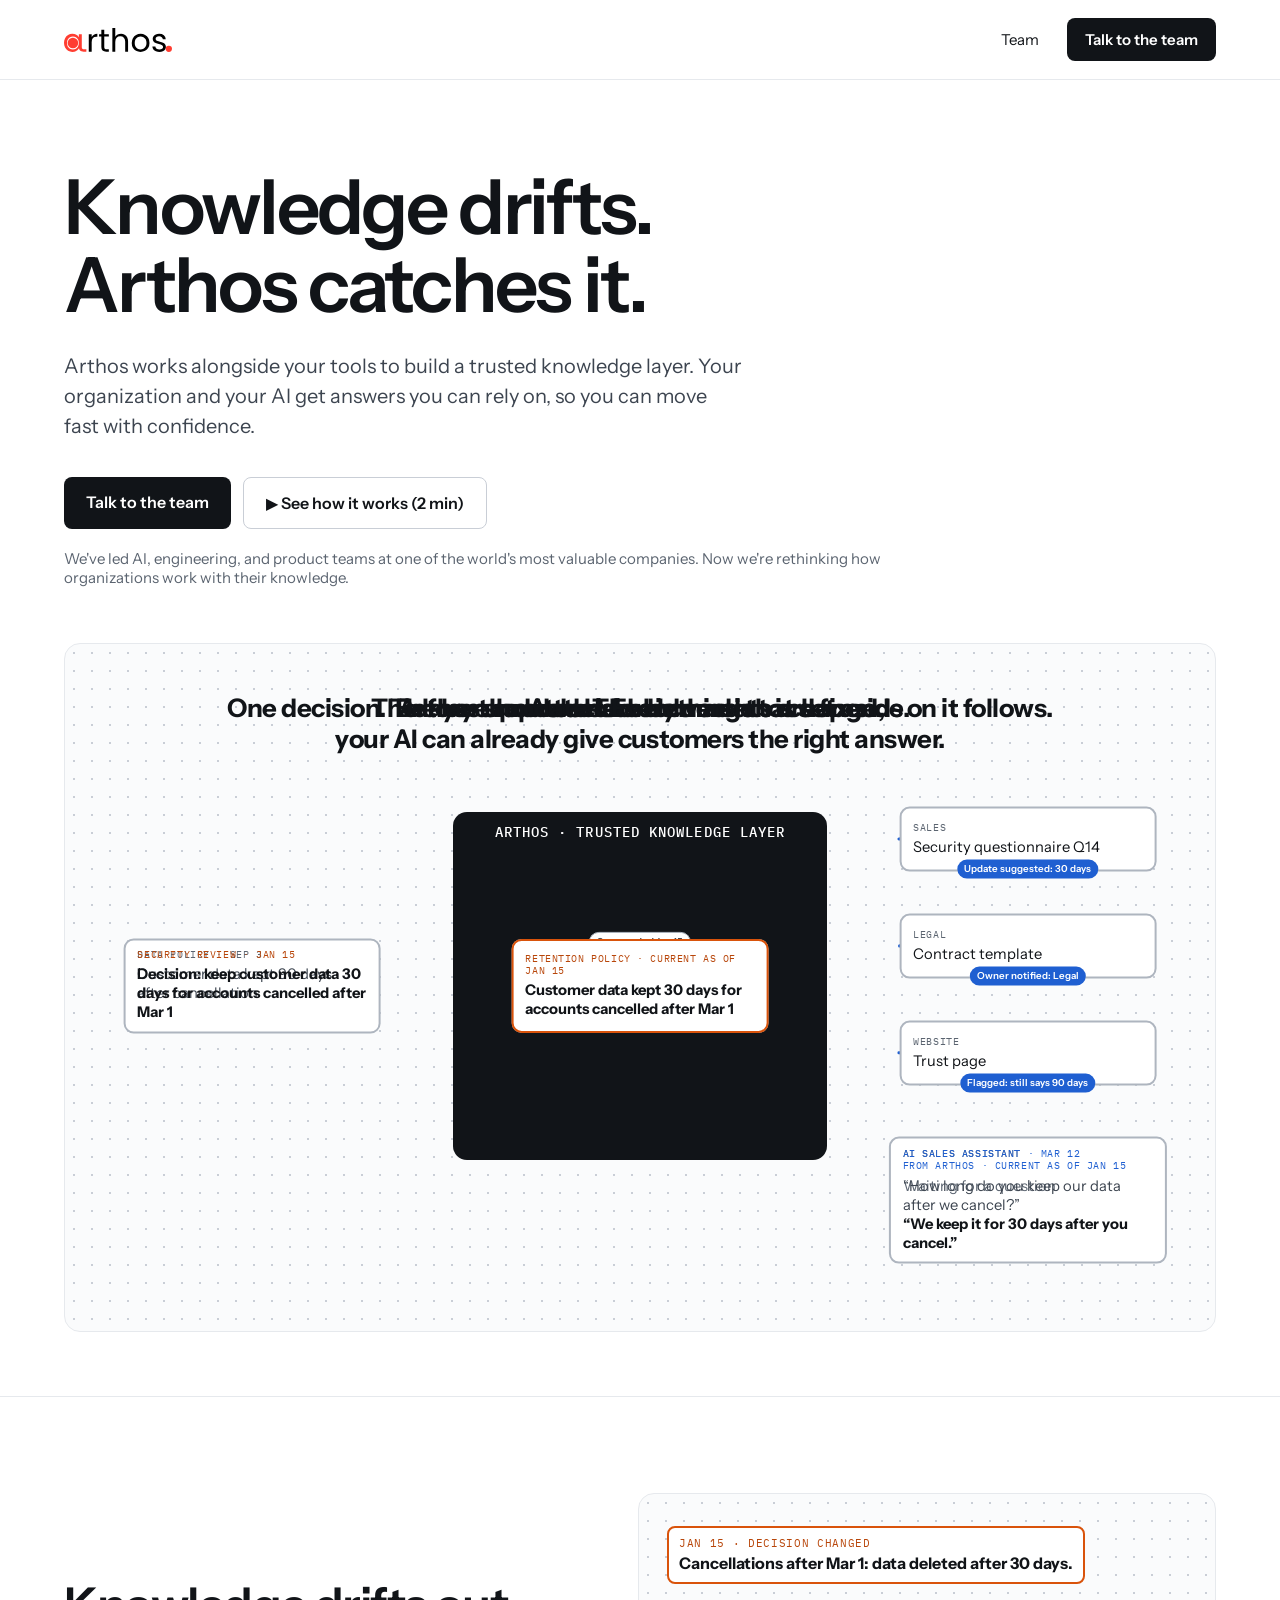
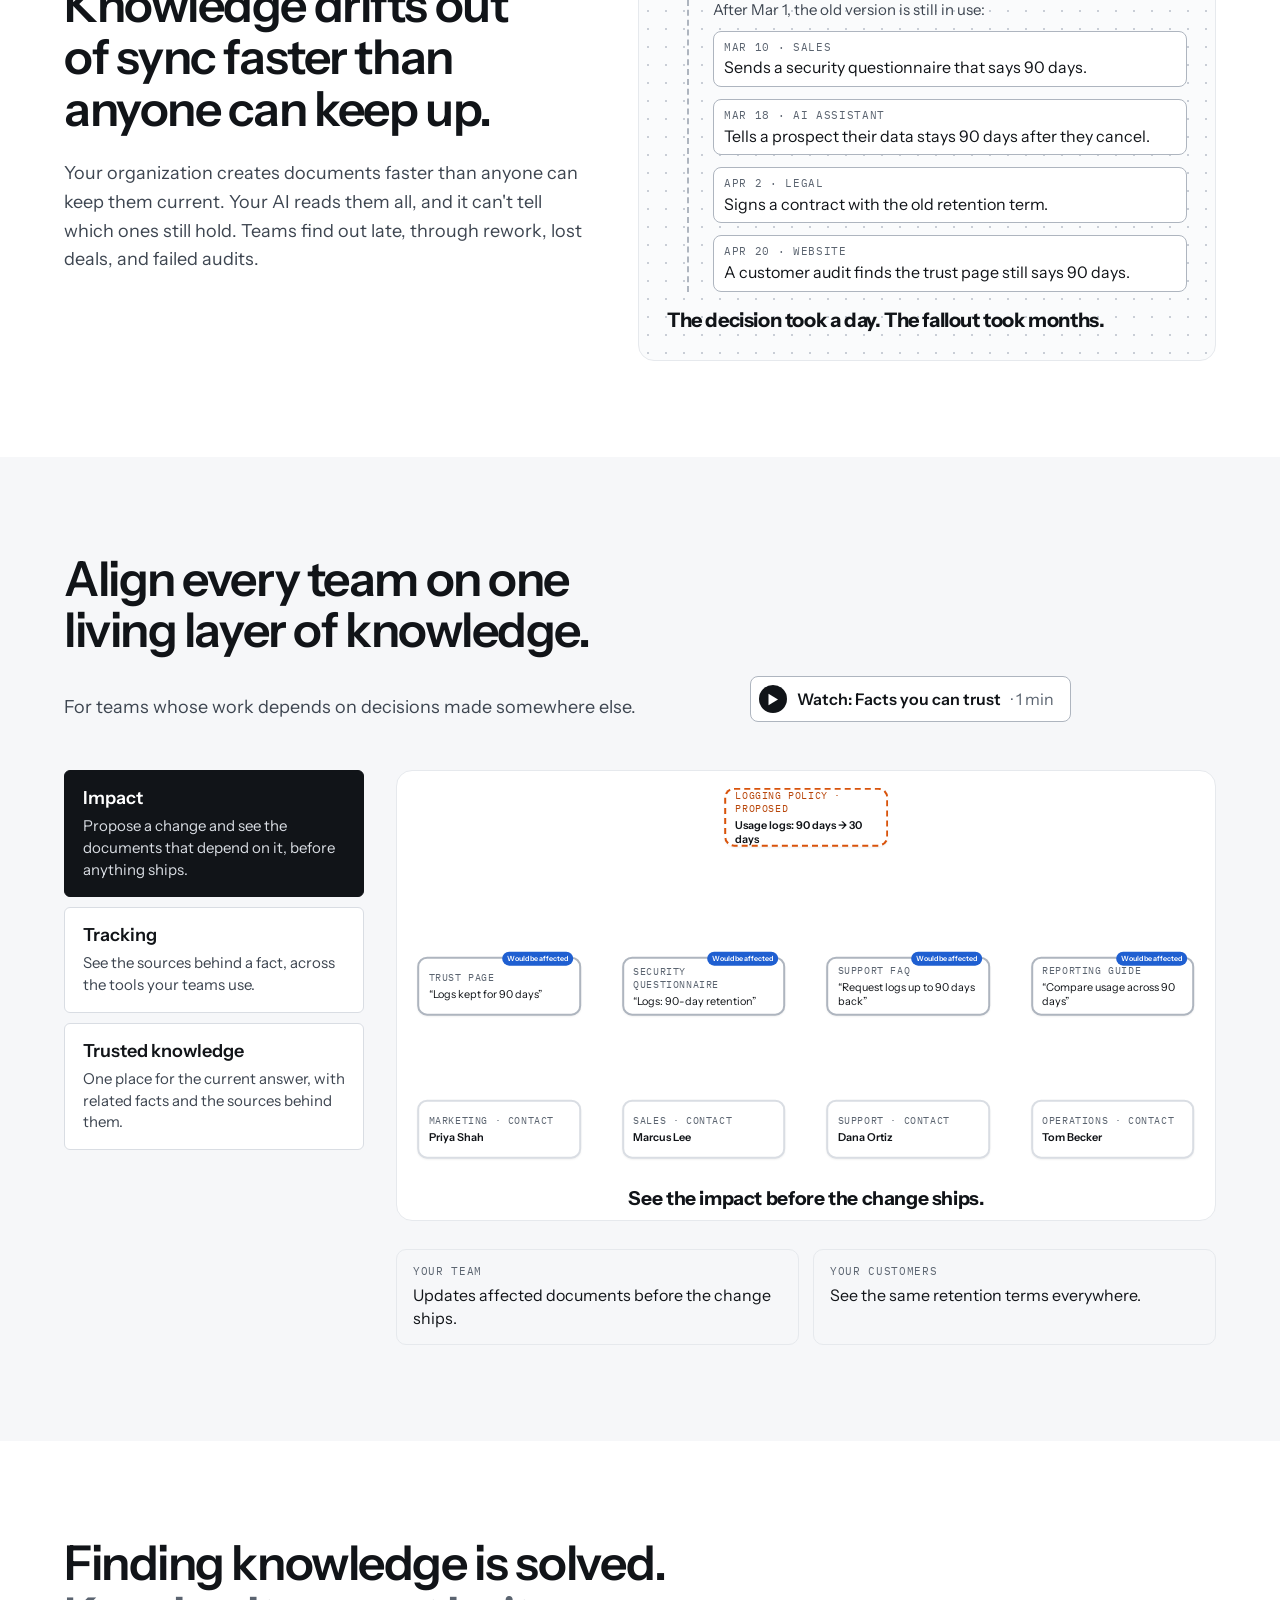
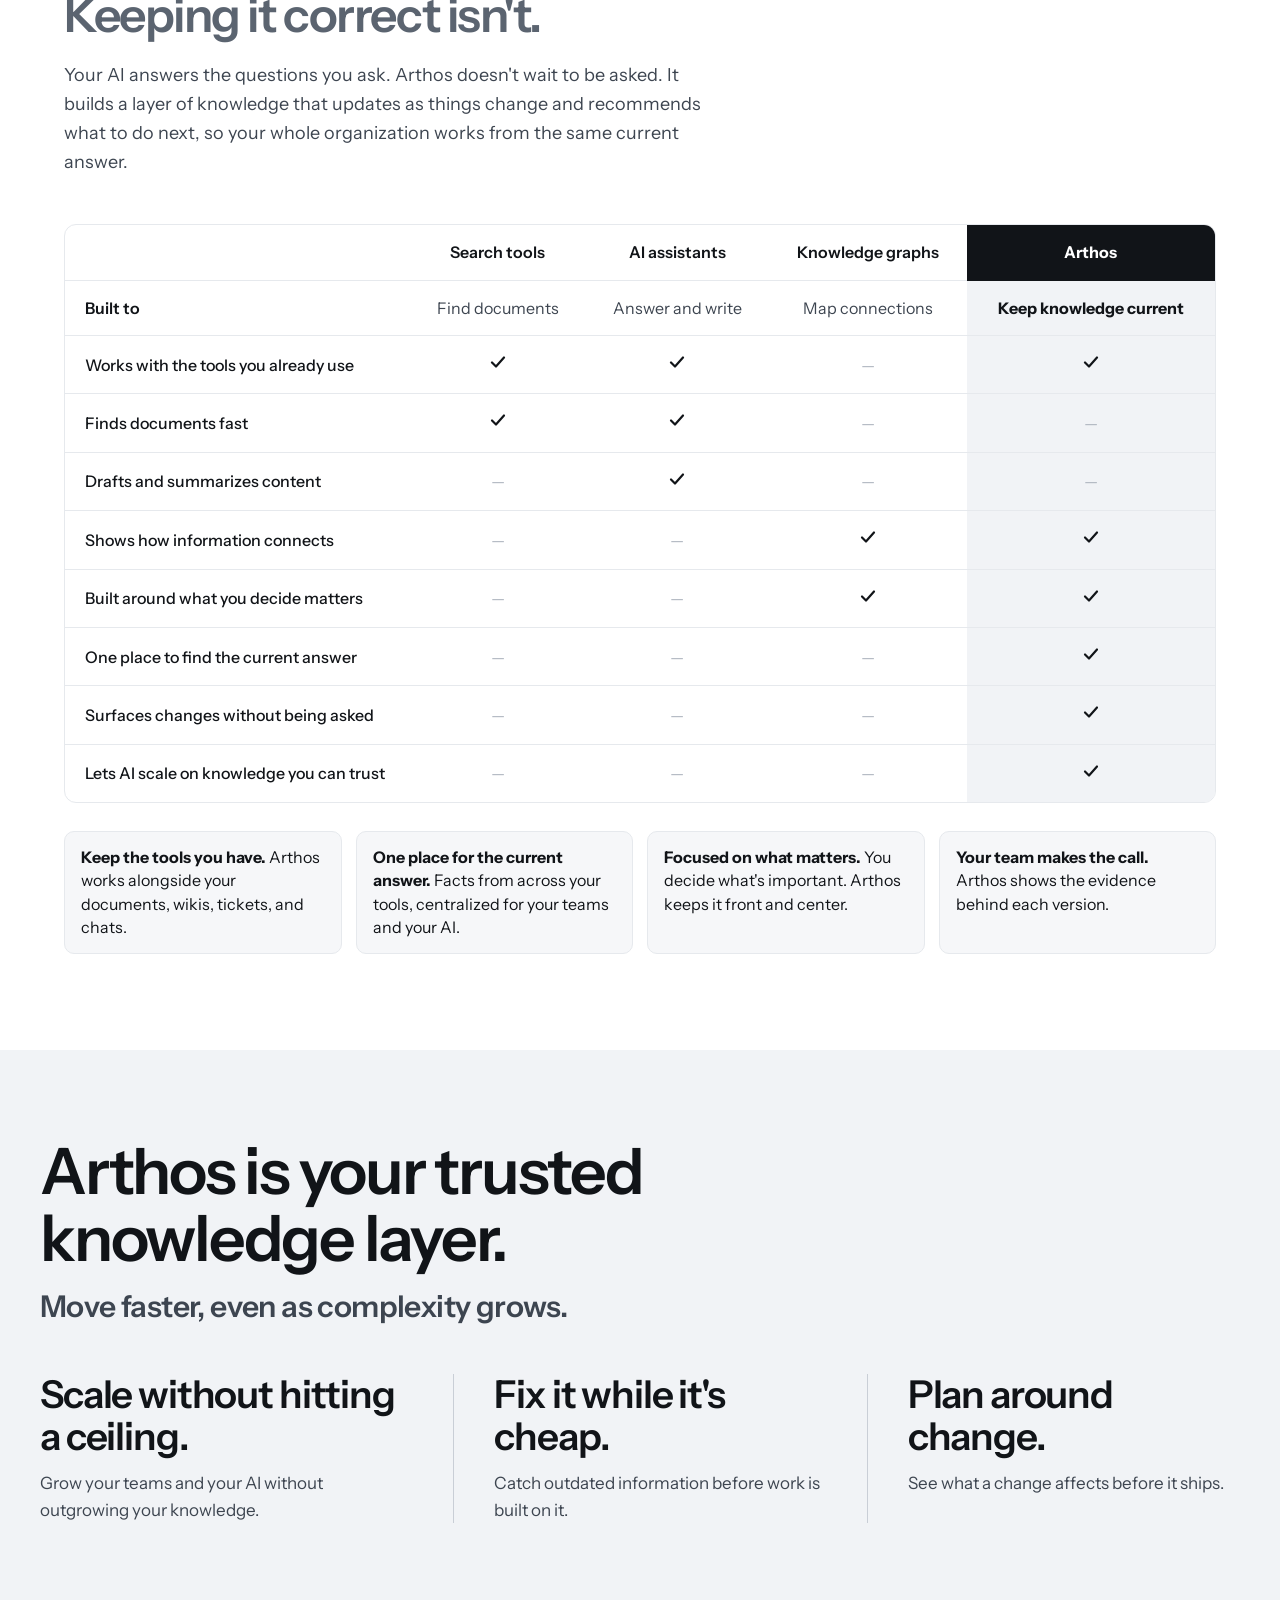
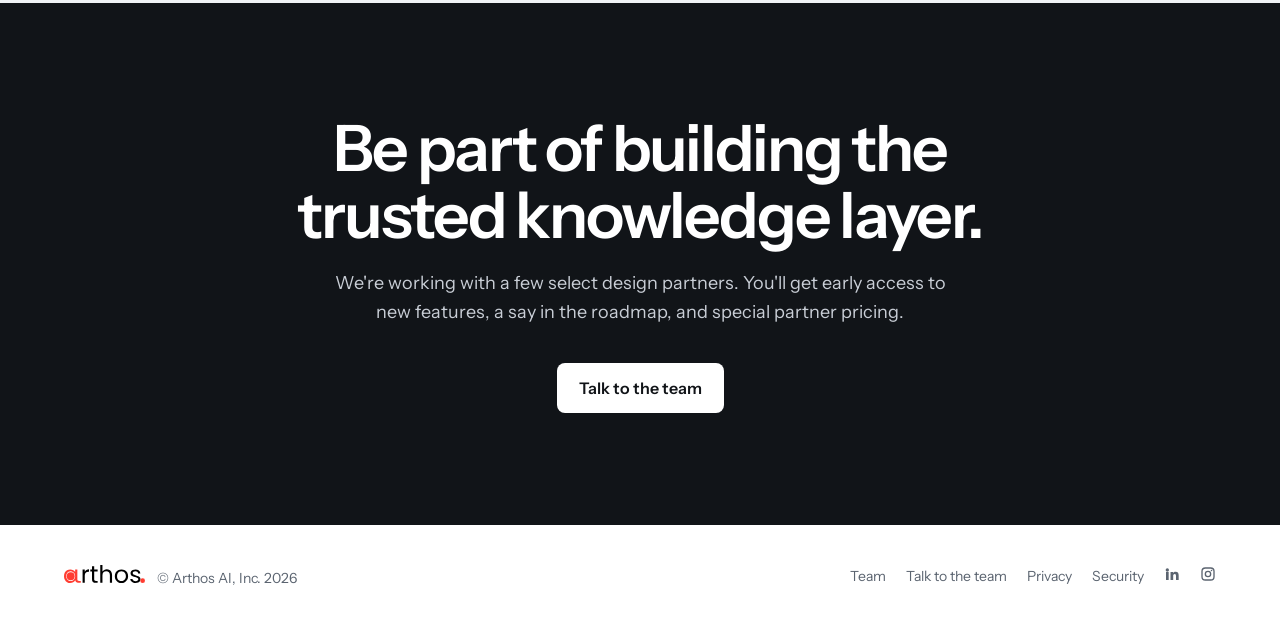
<file: index.html>
<!DOCTYPE html>
<html lang="en">
<head>
    <!-- Google tag (gtag.js) -->
    <script async src="https://www.googletagmanager.com/gtag/js?id=G-LE1PLTP1VG"></script>
    <script>
      window.dataLayer = window.dataLayer || [];
      function gtag(){dataLayer.push(arguments);}
      gtag('js', new Date());
      gtag('config', 'G-LE1PLTP1VG');
    </script>
    <meta charset="UTF-8">
    <meta name="viewport" content="width=device-width, initial-scale=1.0">

    <title>Arthos AI | Knowledge drifts. Arthos catches it.</title>
    <meta name="description" content="Arthos works alongside your tools to build a trusted knowledge layer. Your organization and your AI get answers you can rely on, so you can move fast with confidence.">

    <!-- Open Graph Meta Tags -->
    <meta property="og:title" content="Arthos AI | Knowledge drifts. Arthos catches it.">
    <meta property="og:description" content="Arthos works alongside your tools to build a trusted knowledge layer. Your organization and your AI get answers you can rely on, so you can move fast with confidence.">
    <meta name="image" property="og:image" content="https://arthos.ai/assets/og-2026.png">
    <meta property="og:image:width" content="1200">
    <meta property="og:image:height" content="630">
    <meta property="og:image:type" content="image/png">
    <meta property="og:image:alt" content="Arthos AI Logo">
    <meta property="og:url" content="https://arthos.ai/">
    <meta property="og:type" content="website">
    <meta property="og:site_name" content="Arthos AI">

    <!-- Twitter Card Meta Tags -->
    <meta name="twitter:card" content="summary_large_image">
    <meta name="twitter:title" content="Arthos AI | Knowledge drifts. Arthos catches it.">
    <meta name="twitter:description" content="Arthos works alongside your tools to build a trusted knowledge layer. Your organization and your AI get answers you can rely on, so you can move fast with confidence.">
    <meta name="twitter:image" content="https://arthos.ai/assets/og-2026.png">

    <!-- Favicon -->
    <link rel="icon" type="image/svg+xml" href="/assets/favicon.svg">
    <link rel="icon" type="image/x-icon" href="/assets/favicon.ico">

    <!-- Preconnect for Google Fonts -->
    <link rel="preconnect" href="https://fonts.googleapis.com">
    <link rel="preconnect" href="https://fonts.gstatic.com" crossorigin>
    <link href="https://fonts.googleapis.com/css2?family=Instrument+Sans:wght@400;500;600;700&family=IBM+Plex+Mono:wght@400;500&display=swap" rel="stylesheet">
<style>
  :root {
    --ink: #111418;
    --body-text: #3D4550;
    --muted: #5B6470;
    --faint: #AEB5BF;
    --border: #E6E9ED;
    --border-strong: #AEB5BF;
    --bg: #FFFFFF;
    --bg-light: #F6F7F9;
    --bg-lighter: #F1F3F6;
    --changed: #D9530B;
    --changed-text: #B8460A;
    --acted: #1F5FD1;
  }

  * { box-sizing: border-box; }

  body {
    margin: 0;
    background: var(--bg);
    color: var(--ink);
    font-family: 'Instrument Sans', system-ui, sans-serif;
    -webkit-font-smoothing: antialiased;
  }

  a { color: var(--ink); text-decoration: none; }
  a:hover { color: var(--acted); }

  .wrap { max-width: 1200px; margin: 0 auto; padding: 0 24px; }
  .mono { font-family: 'IBM Plex Mono', monospace; }

  .dots {
    background-color: #FAFBFC;
    background-image: radial-gradient(#C9CED6 1px, transparent 1px);
    background-size: 18px 18px;
  }

  [hidden] { display: none !important; }

  /* --- nav --- */
  nav.site-nav {
    border-bottom: 1px solid var(--border);
    position: sticky;
    top: 0;
    z-index: 20;
    background: var(--bg);
  }

  .site-nav .wrap {
    display: flex;
    align-items: center;
    justify-content: space-between;
    padding: 18px 24px;
    gap: 16px;
    flex-wrap: wrap;
  }

  .nav-brand { display: inline-flex; align-items: center; }
  .nav-brand img { display: block; height: 24px; width: auto; }

  .nav-links {
    display: flex;
    align-items: center;
    gap: 28px;
    flex-wrap: wrap;
    font-size: 15px;
  }

  .nav-cta {
    background: var(--ink);
    color: #FFFFFF !important;
    padding: 12px 18px;
    border-radius: 8px;
    font-weight: 600;
  }

  .nav-cta:hover { color: #FFFFFF !important; opacity: 0.9; }

  /* --- buttons --- */
  .btn {
    display: inline-block;
    font-family: inherit;
    font-weight: 600;
    font-size: 16px;
    padding: 15px 22px;
    border-radius: 8px;
    border: none;
    cursor: pointer;
    text-decoration: none;
  }

  .btn-dark { background: var(--ink); color: #FFFFFF !important; }
  .btn-dark:hover { color: #FFFFFF !important; opacity: 0.9; }
  .btn-outline { background: #FFFFFF; border: 1px solid #C9CED6; color: var(--ink) !important; }
  .btn-outline:hover { border-color: var(--ink); color: var(--ink) !important; }
  .btn-light { background: #FFFFFF; color: var(--ink) !important; }
  .btn-light:hover { opacity: 0.9; color: var(--ink) !important; }

  /* --- explainer video pop-up --- */
  .vid-overlay { position: fixed; inset: 0; background: rgba(17,20,24,.78); display: none; align-items: center; justify-content: center; padding: 16px; z-index: 1000; }
  .vid-overlay.open { display: flex; }
  .vid-box { position: relative; width: min(960px,100%); }
  .vid-frame { aspect-ratio: 16/9; border-radius: 14px; overflow: hidden; clip-path: inset(0 round 14px); background: #000; }
  .vid-frame iframe { width: 100%; height: 100%; border: 0; }
  .vid-frame video { width: 100%; height: 100%; display: block; object-fit: cover; border-radius: 14px; clip-path: inset(0 round 14px); }
  .vid-close { position: absolute; top: -44px; right: 0; width: 36px; height: 36px; border-radius: 50%; border: 0; background: rgba(255,255,255,.15); color: #FFFFFF; font-size: 20px; cursor: pointer; }

  /* --- hero --- */
  .hero { padding: 88px 0 64px; }
  .hero-copy { max-width: 820px; }

  .hero h1 {
    margin: 0;
    font-size: clamp(44px, 6vw, 76px);
    line-height: 1.02;
    letter-spacing: -0.035em;
    font-weight: 600;
    text-wrap: balance;
  }

  .hero-sub {
    margin: 28px 0 0;
    font-size: 20px;
    line-height: 1.5;
    color: var(--body-text);
    max-width: 680px;
  }

  .hero-ctas { margin-top: 36px; display: flex; gap: 12px; flex-wrap: wrap; }

  .hero-founders {
    margin: 20px 0 0;
    font-size: 15px;
    color: var(--muted);
  }

  .hero-map {
    margin-top: 56px;
    border: 1px solid var(--border);
    border-radius: 16px;
    overflow: hidden;
    padding: 48px 40px 24px;
  }

  /* --- section scaffolding --- */
  .section { padding: 96px 0; }
  .section-bordered { border-top: 1px solid var(--border); }

  .section h2 {
    margin: 0;
    max-width: 820px;
    font-size: clamp(32px, 4vw, 48px);
    line-height: 1.08;
    letter-spacing: -0.03em;
    font-weight: 600;
    text-wrap: balance;
  }

  .section p.lead {
    margin: 20px 0 0;
    max-width: 640px;
    font-size: 18px;
    line-height: 1.6;
    color: var(--body-text);
  }

  /* --- watch pill (video callout beside a section's lead paragraph) --- */
  .lead-row { display: flex; align-items: flex-end; gap: 24px; margin-top: 20px; }
  .lead-row p.lead { margin: 0; }
  .watch-pill-slot { flex: 1 1 auto; min-width: 0; display: flex; justify-content: center; }

  .watch-pill {
    display: inline-flex;
    align-items: center;
    gap: 10px;
    flex: none;
    padding: 8px 16px 8px 8px;
    background: #FFFFFF;
    border: 1.5px solid var(--border-strong);
    border-radius: 8px;
    font-family: inherit;
    font-size: 16px;
    line-height: 1.3;
    color: var(--ink);
    cursor: pointer;
    transition: border-color .15s ease;
    transform: translateX(-28px);
  }
  .watch-pill:hover { border-color: var(--muted); }
  .watch-pill:focus-visible { outline: 2px solid var(--acted); outline-offset: 2px; }
  .watch-pill-icon {
    display: inline-flex;
    align-items: center;
    justify-content: center;
    flex: none;
    width: 28px;
    height: 28px;
    border-radius: 50%;
    background: var(--ink);
  }
  .watch-pill-icon svg { display: block; margin-left: 2px; }
  .watch-pill-title { font-weight: 600; }
  .watch-pill-dur { color: var(--muted); font-weight: 400; }

  @media (max-width: 900px) {
    .lead-row { flex-direction: column; align-items: flex-start; }
    .watch-pill-slot { flex: none; width: 100%; justify-content: flex-start; margin-top: 16px; }
    .watch-pill { transform: none; }
  }

  /* --- problem section --- */
  .problem-row {
    display: flex;
    flex-wrap: wrap;
    gap: 56px;
    align-items: center;
  }

  .problem-copy { flex: 1 1 420px; min-width: 0; }
  .problem-copy p {
    margin: 24px 0 0;
    font-size: 18px;
    line-height: 1.6;
    color: var(--body-text);
  }

  .problem-timeline {
    flex: 1 1 480px;
    min-width: 0;
    border: 1px solid var(--border);
    border-radius: 16px;
    padding: 32px 28px 28px;
    display: flex;
    flex-direction: column;
    gap: 16px;
  }

  .ichip {
    background: #FFFFFF;
    border: 1.5px solid var(--border-strong);
    border-radius: 8px;
    padding: 8px 10px;
    font-size: 16px;
    line-height: 1.3;
    color: var(--ink);
  }

  .ichip .tag { display: block; font-family: 'IBM Plex Mono', monospace; font-size: 11px; letter-spacing: .06em; text-transform: uppercase; color: var(--muted); margin-bottom: 3px; }
  .ichip-flagged { align-self: flex-start; border-color: var(--changed); border-width: 2px; }
  .ichip-flagged .tag { color: var(--changed-text); }

  .problem-trail {
    margin-left: 20px;
    padding-left: 24px;
    border-left: 2px dashed var(--border-strong);
    display: flex;
    flex-direction: column;
    gap: 12px;
  }

  .problem-trail-label { font-size: 15px; color: var(--body-text); }

  .problem-punch {
    font-size: clamp(16px, 1.6vw, 20px);
    font-weight: 700;
    letter-spacing: -0.02em;
    color: var(--ink);
  }

  /* --- tabs --- */
  .tabs-row { margin-top: 48px; display: flex; flex-wrap: wrap; gap: 32px; align-items: flex-start; }
  .tabs-list { flex: 0 1 300px; min-width: 0; display: flex; flex-direction: column; gap: 10px; }

  .tabbtn {
    font: inherit;
    display: flex;
    flex-direction: column;
    gap: 6px;
    width: 100%;
    text-align: left;
    min-height: 44px;
    padding: 16px 18px;
    border-radius: 6px;
    border: 1px solid #D9DDE3;
    background: #FFFFFF;
    color: var(--ink);
    cursor: pointer;
  }

  .tabbtn:hover { border-color: var(--ink); }
  .tabbtn.on { background: var(--ink); color: #FFFFFF; border-color: var(--ink); }
  .tabbtn.on .tbd { color: #D9DDE3; }
  .tabbtn .tbt { font-size: 18px; font-weight: 600; }
  .tabbtn .tbd { font-size: 15px; line-height: 1.45; color: var(--body-text); }

  .tabs-panel { flex: 1 1 560px; min-width: 0; }
  .tabpanel-body { min-width: 0; display: flex; flex-direction: column; gap: 14px; }

  .who {
    margin-top: 14px;
    display: grid;
    grid-template-columns: repeat(auto-fit, minmax(240px, 1fr));
    gap: 14px;
  }

  .whoc {
    background: var(--bg-light);
    border: 1px solid var(--border);
    border-radius: 10px;
    padding: 14px 16px;
    font-size: 16px;
    line-height: 1.45;
    color: var(--ink);
  }

  .whoc .tag { display: block; font-family: 'IBM Plex Mono', monospace; font-size: 11px; letter-spacing: .06em; text-transform: uppercase; color: var(--muted); margin-bottom: 4px; }

  .stage-card { border: 1px solid var(--border); border-radius: 16px; background: #FFFFFF; overflow: hidden; }
  .stage-cap { text-align: center; font-size: clamp(15px, 1.5vw, 20px); font-weight: 700; letter-spacing: -0.02em; color: var(--ink); }

  /* --- chips used inside animated stages --- */
  .chip {
    position: absolute;
    transform: translate(-50%, -50%);
    background: #FFFFFF;
    border: 1.5px solid var(--border-strong);
    border-radius: 8px;
    padding: 8px 10px;
    font-size: 13px;
    line-height: 1.3;
    color: var(--ink);
    width: max-content;
    max-width: 190px;
    box-shadow: 0 1px 2px rgba(17, 20, 24, .06);
  }

  .chip .tag { display: block; font-family: 'IBM Plex Mono', monospace; font-size: 10px; letter-spacing: .06em; text-transform: uppercase; color: var(--muted); margin-bottom: 3px; }
  .pill {
    position: absolute;
    top: -0.95em;
    right: .8em;
    background: var(--acted);
    color: #FFFFFF;
    font-size: 11px;
    font-weight: 600;
    padding: .3em .7em;
    border-radius: 999px;
    white-space: nowrap;
  }

  .sr { position: absolute; width: 1px; height: 1px; overflow: hidden; clip: rect(0 0 0 0); white-space: nowrap; }

  /* --- Impact tab stage (16s loop) --- */
  .bstage { position: relative; aspect-ratio: 160/80; max-width: 1120px; margin: 0 auto; font-size: clamp(8px, .85vw, 13px); padding: 20px 14px 8px; }
  .bstage .chip { font-size: 1em; max-width: none; width: 20%; height: 5.4em; padding: .6em .85em; border-radius: 10px; z-index: 1; display: flex; flex-direction: column; justify-content: center; border-width: 2px; }
  .bstage .pill { font-size: .66em; }
  .bd { stroke-dasharray: 1; stroke-dashoffset: 1; }

  @keyframes bProp { 0%,4% { opacity: 0; transform: translate(-50%,-50%) scale(.9); } 9% { opacity: 1; transform: translate(-50%,-50%) scale(1.14); } 15%,90% { opacity: 1; transform: translate(-50%,-50%) scale(1.06); } 96%,100% { opacity: 0; transform: translate(-50%,-50%) scale(1); } }
  @keyframes bD1 { 0%,12% { stroke-dashoffset: 1; opacity: 1; } 18%,90% { stroke-dashoffset: 0; opacity: 1; } 96% { stroke-dashoffset: 0; opacity: 0; } 98%,100% { stroke-dashoffset: 1; opacity: 0; } }
  @keyframes bD2 { 0%,18% { stroke-dashoffset: 1; opacity: 1; } 24%,90% { stroke-dashoffset: 0; opacity: 1; } 96% { stroke-dashoffset: 0; opacity: 0; } 98%,100% { stroke-dashoffset: 1; opacity: 0; } }
  @keyframes bD3 { 0%,24% { stroke-dashoffset: 1; opacity: 1; } 30%,90% { stroke-dashoffset: 0; opacity: 1; } 96% { stroke-dashoffset: 0; opacity: 0; } 98%,100% { stroke-dashoffset: 1; opacity: 0; } }
  @keyframes bD4 { 0%,30% { stroke-dashoffset: 1; opacity: 1; } 36%,90% { stroke-dashoffset: 0; opacity: 1; } 96% { stroke-dashoffset: 0; opacity: 0; } 98%,100% { stroke-dashoffset: 1; opacity: 0; } }
  @keyframes bDT { 0%,44% { stroke-dashoffset: 1; opacity: 1; } 52%,90% { stroke-dashoffset: 0; opacity: 1; } 96% { stroke-dashoffset: 0; opacity: 0; } 98%,100% { stroke-dashoffset: 1; opacity: 0; } }
  @keyframes bE1 { 0%,18% { transform: translate(-50%,-50%) scale(1); border-color: var(--border-strong); } 22% { transform: translate(-50%,-50%) scale(1.12); border-color: var(--acted); } 28%,90% { transform: translate(-50%,-50%) scale(1.05); border-color: var(--acted); } 96%,100% { transform: translate(-50%,-50%) scale(1); border-color: var(--border-strong); } }
  @keyframes bE2 { 0%,24% { transform: translate(-50%,-50%) scale(1); border-color: var(--border-strong); } 28% { transform: translate(-50%,-50%) scale(1.12); border-color: var(--acted); } 34%,90% { transform: translate(-50%,-50%) scale(1.05); border-color: var(--acted); } 96%,100% { transform: translate(-50%,-50%) scale(1); border-color: var(--border-strong); } }
  @keyframes bE3 { 0%,30% { transform: translate(-50%,-50%) scale(1); border-color: var(--border-strong); } 34% { transform: translate(-50%,-50%) scale(1.12); border-color: var(--acted); } 40%,90% { transform: translate(-50%,-50%) scale(1.05); border-color: var(--acted); } 96%,100% { transform: translate(-50%,-50%) scale(1); border-color: var(--border-strong); } }
  @keyframes bE4 { 0%,36% { transform: translate(-50%,-50%) scale(1); border-color: var(--border-strong); } 40% { transform: translate(-50%,-50%) scale(1.12); border-color: var(--acted); } 46%,90% { transform: translate(-50%,-50%) scale(1.05); border-color: var(--acted); } 96%,100% { transform: translate(-50%,-50%) scale(1); border-color: var(--border-strong); } }
  @keyframes bP1 { 0%,19% { opacity: 0; transform: translateY(4px); } 24%,90% { opacity: 1; transform: translateY(0); } 95%,100% { opacity: 0; } }
  @keyframes bP2 { 0%,25% { opacity: 0; transform: translateY(4px); } 30%,90% { opacity: 1; transform: translateY(0); } 95%,100% { opacity: 0; } }
  @keyframes bP3 { 0%,31% { opacity: 0; transform: translateY(4px); } 36%,90% { opacity: 1; transform: translateY(0); } 95%,100% { opacity: 0; } }
  @keyframes bP4 { 0%,37% { opacity: 0; transform: translateY(4px); } 42%,90% { opacity: 1; transform: translateY(0); } 95%,100% { opacity: 0; } }
  @keyframes bT1 { 0%,50% { transform: translate(-50%,-50%) scale(1); border-color: #D9DDE3; background: #FFFFFF; } 54% { transform: translate(-50%,-50%) scale(1.12); border-color: var(--ink); background: var(--bg-lighter); } 60%,90% { transform: translate(-50%,-50%) scale(1.05); border-color: var(--ink); background: var(--bg-lighter); } 96%,100% { transform: translate(-50%,-50%) scale(1); border-color: #D9DDE3; background: #FFFFFF; } }
  @keyframes bT2 { 0%,53% { transform: translate(-50%,-50%) scale(1); border-color: #D9DDE3; background: #FFFFFF; } 57% { transform: translate(-50%,-50%) scale(1.12); border-color: var(--ink); background: var(--bg-lighter); } 63%,90% { transform: translate(-50%,-50%) scale(1.05); border-color: var(--ink); background: var(--bg-lighter); } 96%,100% { transform: translate(-50%,-50%) scale(1); border-color: #D9DDE3; background: #FFFFFF; } }
  @keyframes bT3 { 0%,56% { transform: translate(-50%,-50%) scale(1); border-color: #D9DDE3; background: #FFFFFF; } 60% { transform: translate(-50%,-50%) scale(1.12); border-color: var(--ink); background: var(--bg-lighter); } 66%,90% { transform: translate(-50%,-50%) scale(1.05); border-color: var(--ink); background: var(--bg-lighter); } 96%,100% { transform: translate(-50%,-50%) scale(1); border-color: #D9DDE3; background: #FFFFFF; } }
  @keyframes bT4 { 0%,59% { transform: translate(-50%,-50%) scale(1); border-color: #D9DDE3; background: #FFFFFF; } 63% { transform: translate(-50%,-50%) scale(1.12); border-color: var(--ink); background: var(--bg-lighter); } 69%,90% { transform: translate(-50%,-50%) scale(1.05); border-color: var(--ink); background: var(--bg-lighter); } 96%,100% { transform: translate(-50%,-50%) scale(1); border-color: #D9DDE3; background: #FFFFFF; } }
  @keyframes bCap { 0%,70% { opacity: 0; transform: translateY(8px); } 75%,90% { opacity: 1; transform: translateY(0); } 95%,100% { opacity: 0; transform: translateY(0); } }

  .b-prop { animation: bProp 16s ease-in-out infinite; }
  .b-d1 { animation: bD1 16s ease-in-out infinite; } .b-d2 { animation: bD2 16s ease-in-out infinite; }
  .b-d3 { animation: bD3 16s ease-in-out infinite; } .b-d4 { animation: bD4 16s ease-in-out infinite; }
  .b-dt { animation: bDT 16s ease-in-out infinite; }
  .b-e1 { animation: bE1 16s ease-in-out infinite; } .b-e2 { animation: bE2 16s ease-in-out infinite; }
  .b-e3 { animation: bE3 16s ease-in-out infinite; } .b-e4 { animation: bE4 16s ease-in-out infinite; }
  .b-p1 { animation: bP1 16s ease-out infinite; } .b-p2 { animation: bP2 16s ease-out infinite; }
  .b-p3 { animation: bP3 16s ease-out infinite; } .b-p4 { animation: bP4 16s ease-out infinite; }
  .b-t1 { animation: bT1 16s ease-in-out infinite; } .b-t2 { animation: bT2 16s ease-in-out infinite; }
  .b-t3 { animation: bT3 16s ease-in-out infinite; } .b-t4 { animation: bT4 16s ease-in-out infinite; }
  .bcap { animation: bCap 16s ease-out infinite; margin: 6px 0 10px; }

  /* --- Tracking tab stage (plays once) --- */
  .trstage { position: relative; aspect-ratio: 160/70; max-width: 1120px; margin: 0 auto; font-size: clamp(8px, .85vw, 13px); padding: 28px 14px 10px; }
  .trstage .chip { font-size: 1em; max-width: none; width: 24%; height: 4.4em; padding: .6em .85em; border-radius: 10px; z-index: 1; display: flex; flex-direction: column; justify-content: center; border-width: 2px; }
  .tl { stroke-dasharray: 1; stroke-dashoffset: 1; }

  @keyframes trIn { 0% { opacity: 0; transform: translate(-50%,-50%) scale(.85); } 60% { opacity: 1; transform: translate(-50%,-50%) scale(1.08); } 100% { opacity: 1; transform: translate(-50%,-50%) scale(1); } }
  @keyframes trDraw { 0% { stroke-dashoffset: 1; } 100% { stroke-dashoffset: 0; } }
  @keyframes trFact { 0% { transform: translate(-50%,-50%) scale(1); } 50% { transform: translate(-50%,-50%) scale(1.14); } 100% { transform: translate(-50%,-50%) scale(1.06); } }
  @keyframes trFade { 0% { opacity: 0; transform: translateY(6px); } 100% { opacity: 1; transform: translateY(0); } }

  .tr-s1 { animation: trIn .7s ease-out .16s both; } .tr-l1 { animation: trDraw .84s ease-in-out .64s both; }
  .tr-s2 { animation: trIn .7s ease-out .64s both; } .tr-l2 { animation: trDraw .84s ease-in-out 1.1s both; }
  .tr-s3 { animation: trIn .7s ease-out 1.1s both; } .tr-l3 { animation: trDraw .84s ease-in-out 1.6s both; }
  .tr-s4 { animation: trIn .7s ease-out 1.6s both; } .tr-l4 { animation: trDraw .84s ease-in-out 2.1s both; }
  .tr-s5 { animation: trIn .7s ease-out 2.1s both; } .tr-l5 { animation: trDraw .84s ease-in-out 2.6s both; }
  .tr-s6 { animation: trIn .7s ease-out 2.6s both; } .tr-l6 { animation: trDraw .84s ease-in-out 3s both; }
  .tr-f { animation: trFact .84s ease-out 4s both; }
  .tr-n { animation: trFade .56s ease-out 4.2s both; }
  .tr-cap { animation: trFade .7s ease-out 5s both; margin: 10px 0 10px; }

  .tr-fact-card { position: absolute; left: 50%; top: 50%; width: 32%; min-height: 6em; height: auto; border-color: var(--ink); background: #FFFFFF; }

  /* --- Trusted-knowledge tab (plays once) --- */
  @keyframes cIn { 0% { opacity: 0; transform: translateY(8px); } 100% { opacity: 1; transform: translateY(0); } }
  .c-in1 { animation: cIn .5s ease-out both; }
  .a-q { animation: cIn .7s ease-out both; }
  .k-old { animation: cIn .7s ease-out .96s both; }
  .a-ans { animation: cIn .7s ease-out 2.2s both; }
  .k-rel { animation: cIn .7s ease-out 3.4s both; }
  .a-src { animation: cIn .7s ease-out 4.5s both; }

  @media (prefers-reduced-motion: reduce) {
    .b-prop, .b-d1, .b-d2, .b-d3, .b-d4, .b-dt, .b-e1, .b-e2, .b-e3, .b-e4, .b-p1, .b-p2, .b-p3, .b-p4, .b-t1, .b-t2, .b-t3, .b-t4, .bcap,
    .ml, .mc, .mpill, .mcap span, .tr-s1, .tr-s2, .tr-s3, .tr-s4, .tr-s5, .tr-s6, .tl, .tr-f, .tr-n, .tr-cap,
    .c-in1, .a-q, .k-old, .a-ans, .k-rel, .a-src {
      animation-delay: -10s !important;
      animation-play-state: paused !important;
    }
  }

  /* --- hero map stage (24s loop) --- */
  .mstage { position: relative; aspect-ratio: 160/80; max-width: 1180px; margin: 0 auto; font-size: clamp(8px, 1.15vw, 15px); }
  .mc { position: absolute; transform: translate(-50%,-50%); background: #FFFFFF; border: 2px solid var(--border-strong); border-radius: 10px; padding: .6em .8em; font-size: 1em; line-height: 1.3; color: var(--ink); box-sizing: border-box; z-index: 2; display: flex; flex-direction: column; justify-content: center; }
  .mc .tag { font-size: .66em; margin-bottom: .35em; display: block; font-family: 'IBM Plex Mono', monospace; letter-spacing: .06em; text-transform: uppercase; color: var(--muted); }
  .mr { width: 24%; height: 4.4em; }
  .mf { width: 32%; min-height: 4.6em; }
  .mband { position: absolute; background: var(--ink); border-radius: 14px; z-index: 1; display: flex; justify-content: center; }
  .mbl { margin-top: .8em; font-family: "IBM Plex Mono", monospace; font-size: .92em; font-weight: 500; letter-spacing: .08em; text-transform: uppercase; color: #FFFFFF; }
  .mpill { position: absolute; bottom: -0.95em; left: 50%; transform: translateX(-50%); white-space: nowrap; background: var(--acted); color: #FFFFFF; font-size: .66em; font-weight: 600; padding: .3em .7em; border-radius: 999px; }
  .ml { stroke-dasharray: 1; stroke-dashoffset: 1; }
  .mcap { text-align: center; margin: 0 0 18px; font-size: clamp(17px,2vw,26px); font-weight: 700; letter-spacing: -0.02em; color: var(--ink); min-height: 1.4em; }
  .m-c4-br-m { display: none; }
  .stk { display: grid; } .stk > * { grid-area: 1/1; }
  .mc .tag.stk { display: grid; }

  @keyframes mDec { 0%,5% { transform: translate(-50%,-50%) scale(1); border-color: var(--border-strong); } 8% { transform: translate(-50%,-50%) scale(1.12); border-color: var(--changed); } 12%,92% { transform: translate(-50%,-50%) scale(1.04); border-color: var(--changed); } 97%,100% { transform: translate(-50%,-50%) scale(1); border-color: var(--border-strong); } }
  @keyframes mDo { 0%,7% { opacity: 1; } 9%,94% { opacity: 0; } 98%,100% { opacity: 1; } }
  @keyframes mDn { 0%,8% { opacity: 0; } 11%,92% { opacity: 1; } 94%,100% { opacity: 0; } }
  @keyframes mL0 { 0%,11% { stroke-dashoffset: 1; opacity: 1; } 16%,92% { stroke-dashoffset: 0; opacity: 1; } 95% { stroke-dashoffset: 0; opacity: 0; } 96%,100% { stroke-dashoffset: 1; opacity: 0; } }
  @keyframes mOld { 0%,18% { top: 40%; border-style: solid; opacity: 1; } 19% { border-style: dashed; } 27%,90% { top: 91%; border-style: dashed; opacity: 1; } 94% { top: 91%; opacity: 0; } 95%,97% { top: 40%; border-style: solid; opacity: 0; } 100% { top: 40%; border-style: solid; opacity: 1; } }
  @keyframes mSp { 0%,27% { opacity: 0; } 30%,90% { opacity: 1; } 92%,100% { opacity: 0; } }
  @keyframes mNew { 0%,20% { opacity: 0; transform: translate(-50%,-50%) translateX(-30%) scale(1); } 26% { opacity: 1; transform: translate(-50%,-50%) scale(1.12); } 31%,92% { opacity: 1; transform: translate(-50%,-50%) scale(1.04); } 96%,100% { opacity: 0; transform: translate(-50%,-50%) scale(1); } }
  @keyframes mL1 { 0%,34% { stroke-dashoffset: 1; opacity: 1; } 38%,92% { stroke-dashoffset: 0; opacity: 1; } 95% { stroke-dashoffset: 0; opacity: 0; } 96%,100% { stroke-dashoffset: 1; opacity: 0; } }
  @keyframes mL2 { 0%,42% { stroke-dashoffset: 1; opacity: 1; } 46%,92% { stroke-dashoffset: 0; opacity: 1; } 95% { stroke-dashoffset: 0; opacity: 0; } 96%,100% { stroke-dashoffset: 1; opacity: 0; } }
  @keyframes mL3 { 0%,50% { stroke-dashoffset: 1; opacity: 1; } 54%,92% { stroke-dashoffset: 0; opacity: 1; } 95% { stroke-dashoffset: 0; opacity: 0; } 96%,100% { stroke-dashoffset: 1; opacity: 0; } }
  @keyframes mL4 { 0%,58% { stroke-dashoffset: 1; opacity: 1; } 62%,92% { stroke-dashoffset: 0; opacity: 1; } 95% { stroke-dashoffset: 0; opacity: 0; } 96%,100% { stroke-dashoffset: 1; opacity: 0; } }
  @keyframes mR1 { 0%,37% { transform: translate(-50%,-50%) scale(1); border-color: var(--border-strong); } 40% { transform: translate(-50%,-50%) scale(1.12); border-color: var(--acted); } 44%,92% { transform: translate(-50%,-50%) scale(1.04); border-color: var(--acted); } 97%,100% { transform: translate(-50%,-50%) scale(1); border-color: var(--border-strong); } }
  @keyframes mR2 { 0%,45% { transform: translate(-50%,-50%) scale(1); border-color: var(--border-strong); } 48% { transform: translate(-50%,-50%) scale(1.12); border-color: var(--acted); } 52%,92% { transform: translate(-50%,-50%) scale(1.04); border-color: var(--acted); } 97%,100% { transform: translate(-50%,-50%) scale(1); border-color: var(--border-strong); } }
  @keyframes mR3 { 0%,53% { transform: translate(-50%,-50%) scale(1); border-color: var(--border-strong); } 56% { transform: translate(-50%,-50%) scale(1.12); border-color: var(--acted); } 60%,92% { transform: translate(-50%,-50%) scale(1.04); border-color: var(--acted); } 97%,100% { transform: translate(-50%,-50%) scale(1); border-color: var(--border-strong); } }
  @keyframes mR4 { 0%,61% { transform: translate(-50%,-50%) scale(1); border-color: var(--border-strong); } 64% { transform: translate(-50%,-50%) scale(1.12); border-color: var(--acted); } 68%,92% { transform: translate(-50%,-50%) scale(1.04); border-color: var(--acted); } 97%,100% { transform: translate(-50%,-50%) scale(1); border-color: var(--border-strong); } }
  @keyframes mP1 { 0%,39% { opacity: 0; } 42%,92% { opacity: 1; } 94%,100% { opacity: 0; } }
  @keyframes mP2 { 0%,47% { opacity: 0; } 50%,92% { opacity: 1; } 94%,100% { opacity: 0; } }
  @keyframes mP3 { 0%,55% { opacity: 0; } 58%,92% { opacity: 1; } 94%,100% { opacity: 0; } }
  @keyframes mAo { 0%,62% { opacity: 1; } 64%,94% { opacity: 0; } 98%,100% { opacity: 1; } }
  @keyframes mAn { 0%,64% { opacity: 0; } 67%,92% { opacity: 1; } 94%,100% { opacity: 0; } }
  @keyframes mC1 { 0%,3% { opacity: 0; } 6%,16% { opacity: 1; } 18%,100% { opacity: 0; } }
  @keyframes mC2 { 0%,19% { opacity: 0; } 22%,33% { opacity: 1; } 35%,100% { opacity: 0; } }
  @keyframes mC3 { 0%,36% { opacity: 0; } 39%,57% { opacity: 1; } 59%,100% { opacity: 0; } }
  @keyframes mC4 { 0%,60% { opacity: 0; } 63%,76% { opacity: 1; } 78%,100% { opacity: 0; } }
  @keyframes mC5 { 0%,79% { opacity: 0; } 82%,92% { opacity: 1; } 94%,100% { opacity: 0; } }

  .m-dec { animation: mDec 24s ease-in-out infinite; }
  .m-do { animation: mDo 24s ease-in-out infinite; } .m-dn { animation: mDn 24s ease-in-out infinite; }
  .m-l0 { animation: mL0 24s ease-in-out infinite; }
  .m-old { animation: mOld 24s ease-in-out infinite; } .m-sp { animation: mSp 24s ease-in-out infinite; } .m-new { animation: mNew 24s ease-in-out infinite; }
  .m-l1 { animation: mL1 24s ease-in-out infinite; } .m-l2 { animation: mL2 24s ease-in-out infinite; }
  .m-l3 { animation: mL3 24s ease-in-out infinite; } .m-l4 { animation: mL4 24s ease-in-out infinite; }
  .m-r1 { animation: mR1 24s ease-in-out infinite; } .m-r2 { animation: mR2 24s ease-in-out infinite; }
  .m-r3 { animation: mR3 24s ease-in-out infinite; } .m-r4 { animation: mR4 24s ease-in-out infinite; }
  .m-p1 { animation: mP1 24s ease-in-out infinite; } .m-p2 { animation: mP2 24s ease-in-out infinite; } .m-p3 { animation: mP3 24s ease-in-out infinite; }
  .m-ao { animation: mAo 24s ease-in-out infinite; } .m-an { animation: mAn 24s ease-in-out infinite; }
  .m-c1 { animation: mC1 24s ease-in-out infinite; } .m-c2 { animation: mC2 24s ease-in-out infinite; }
  .m-c3 { animation: mC3 24s ease-in-out infinite; } .m-c4 { animation: mC4 24s ease-in-out infinite; } .m-c5 { animation: mC5 24s ease-in-out infinite; }

  @media (prefers-reduced-motion: reduce) {
    .mstage *, .mcap * { animation-delay: -15s !important; animation-play-state: paused !important; }
    .bstage * { animation-delay: -14s !important; animation-play-state: paused !important; }
  }

  /* --- comparison table --- */
  .cmp-wrap { margin-top: 48px; overflow-x: auto; border: 1px solid var(--border); border-radius: 12px; position: relative; }
  .cmp-scroll-hint { display: none; margin: 16px 0 0; font-size: 13px; color: var(--acted); font-weight: 600; }
  @media (max-width: 860px) {
    .cmp-scroll-hint { display: block; }
    .cmp-wrap { box-shadow: inset -24px 0 16px -16px rgba(17, 20, 24, .12); }
  }
  table.cmp { width: 100%; min-width: 820px; border-collapse: collapse; font-size: 16px; line-height: 1.4; }
  .cr { text-align: left; padding: 16px 20px; border-bottom: 1px solid var(--border); font-weight: 500; }
  .cc { text-align: center; padding: 16px; border-bottom: 1px solid var(--border); }
  .cc.ca { background: var(--bg-lighter); }
  .cc.cn { color: var(--border-strong); }
  .cmp-highlight { font-weight: 700; background: var(--ink); color: #FFFFFF; border-bottom-color: var(--ink); }

  .cmp-notes { margin-top: 28px; display: grid; grid-template-columns: repeat(auto-fit, minmax(240px, 1fr)); gap: 14px; }

  /* --- outcomes --- */
  .outcomes-head { padding: 88px 0 0; }
  .outcomes-head h2 { margin: 0; max-width: 820px; font-size: clamp(36px, 5vw, 64px); line-height: 1.05; letter-spacing: -0.035em; font-weight: 600; text-wrap: balance; }
  .outcomes-head p.sub { margin: 16px 0 0; max-width: 820px; font-size: clamp(22px, 2.4vw, 30px); line-height: 1.25; letter-spacing: -0.02em; font-weight: 600; color: var(--body-text); }
  .outcomes-grid { padding: 48px 0 80px; display: grid; grid-template-columns: repeat(auto-fit, minmax(260px, 1fr)); gap: 40px; }
  .ob + .ob { border-left: 1px solid #C9CED6; padding-left: 40px; }
  /* Placed after both base rules above -- each sets padding as a 3-value
     shorthand that zeroes left/right, so this override must come later in
     the cascade to actually win (same bug class as the contact-form fix). */
  @media (max-width: 640px) {
    .outcomes-head, .outcomes-grid { padding-left: 32px; padding-right: 32px; }
  }
  .ob-title { font-size: clamp(28px, 3vw, 40px); font-weight: 600; letter-spacing: -0.03em; line-height: 1.1; min-height: 2.2em; }
  .ob-body { margin: 12px 0 0; font-size: 17px; line-height: 1.55; color: var(--body-text); }

  @media (max-width: 900px) { .ob + .ob { border-left: 0; padding-left: 0; } }

  /* --- mobile fallback for the three animated diagrams ---
     Below 640px the diagrams' chip text (sized to a percentage of a very
     narrow stage) overflows its boxes and becomes unreadable -- clamp()'s
     8px floor is still too large relative to the available width. Swap
     each diagram for a simplified mobile-specific animation instead: the
     same facts as plain-flow cards, revealed in sequence, instead of an
     infographic crammed into a phone screen. */
  .mobile-narrative { display: none; flex-direction: column; gap: 10px; padding: 20px 16px; }
  .mobile-narrative .ichip, .mobile-narrative .narrative-connector { font-size: 15px; opacity: 0; transform: translateY(8px); }
  @media (max-width: 640px) {
    .mstage, .bstage, .trstage { display: none; }
    .mobile-narrative { display: flex; }
    .m-c4-br-m { display: inline; }
  }

  /* Hero: loops with the 24s cycle, cards build up then reset together. */
  @keyframes mh1 { 0%,0%{opacity:0;transform:translateY(8px)} 4%,88%{opacity:1;transform:translateY(0)} 92%,100%{opacity:0;transform:translateY(0)} }
  @keyframes mh2 { 0%,12%{opacity:0;transform:translateY(8px)} 16%,88%{opacity:1;transform:translateY(0)} 92%,100%{opacity:0;transform:translateY(0)} }
  @keyframes mh3 { 0%,24%{opacity:0;transform:translateY(8px)} 28%,88%{opacity:1;transform:translateY(0)} 92%,100%{opacity:0;transform:translateY(0)} }
  @keyframes mh4 { 0%,36%{opacity:0;transform:translateY(8px)} 40%,88%{opacity:1;transform:translateY(0)} 92%,100%{opacity:0;transform:translateY(0)} }
  @keyframes mh5 { 0%,48%{opacity:0;transform:translateY(8px)} 52%,88%{opacity:1;transform:translateY(0)} 92%,100%{opacity:0;transform:translateY(0)} }
  @keyframes mh6 { 0%,60%{opacity:0;transform:translateY(8px)} 64%,88%{opacity:1;transform:translateY(0)} 92%,100%{opacity:0;transform:translateY(0)} }
  @keyframes mh7 { 0%,72%{opacity:0;transform:translateY(8px)} 76%,88%{opacity:1;transform:translateY(0)} 92%,100%{opacity:0;transform:translateY(0)} }
  @keyframes mhBand { 0%,8%{opacity:0;transform:translateY(8px)} 12%,88%{opacity:1;transform:translateY(0)} 92%,100%{opacity:0;transform:translateY(0)} }
  .mh1{animation:mh1 24s ease-in-out infinite}.mh2{animation:mh2 24s ease-in-out infinite}.mh3{animation:mh3 24s ease-in-out infinite}
  .mh4{animation:mh4 24s ease-in-out infinite}.mh5{animation:mh5 24s ease-in-out infinite}.mh6{animation:mh6 24s ease-in-out infinite}
  .mh7{animation:mh7 24s ease-in-out infinite}.mhBand{animation:mhBand 24s ease-in-out infinite;opacity:0;transform:translateY(8px)}

  /* Old-version-vs-current-version callout, reused on the Hero and Impact mobile narratives. */
  .ichip-superseded { border-style: dashed; color: var(--muted); }
  .ichip-superseded .tag { color: var(--muted); }
  .ichip-current { border-color: var(--changed); border-width: 2px; }
  .ichip-current .tag { color: var(--changed-text); }
  .ichip-proposed { border-color: var(--changed); border-style: dashed; border-width: 2px; }
  .ichip-proposed .tag { color: var(--changed-text); }
  .mobile-narrative .narrative-connector { font-size: 13px; color: var(--muted); font-weight: 600; text-align: center; margin: -2px 0; }

  /* Mobile equivalent of the hero's .mband -- a dark "Arthos layer" box
     drawn behind whichever cards currently live inside it, same idea as
     the desktop diagram's band sitting behind the retention-policy chips. */
  .mobile-layer-band {
    background: var(--ink);
    border-radius: 14px;
    padding: 14px 14px 16px;
    display: flex;
    flex-direction: column;
    gap: 10px;
  }
  .mobile-layer-band .band-label {
    text-align: center;
    font-family: 'IBM Plex Mono', monospace;
    font-size: 11px;
    font-weight: 500;
    letter-spacing: .08em;
    text-transform: uppercase;
    color: #FFFFFF;
    margin: 0 0 2px;
  }

  /* Impact: loops with the 16s cycle, same build-then-reset pattern. */
  @keyframes mi1 { 0%,0%{opacity:0;transform:translateY(8px)} 4%,88%{opacity:1;transform:translateY(0)} 92%,100%{opacity:0;transform:translateY(0)} }
  @keyframes mi2 { 0%,13%{opacity:0;transform:translateY(8px)} 17%,88%{opacity:1;transform:translateY(0)} 92%,100%{opacity:0;transform:translateY(0)} }
  @keyframes mi3 { 0%,26%{opacity:0;transform:translateY(8px)} 30%,88%{opacity:1;transform:translateY(0)} 92%,100%{opacity:0;transform:translateY(0)} }
  @keyframes mi4 { 0%,39%{opacity:0;transform:translateY(8px)} 43%,88%{opacity:1;transform:translateY(0)} 92%,100%{opacity:0;transform:translateY(0)} }
  @keyframes mi5 { 0%,52%{opacity:0;transform:translateY(8px)} 56%,88%{opacity:1;transform:translateY(0)} 92%,100%{opacity:0;transform:translateY(0)} }
  @keyframes mi6 { 0%,65%{opacity:0;transform:translateY(8px)} 69%,88%{opacity:1;transform:translateY(0)} 92%,100%{opacity:0;transform:translateY(0)} }
  .mi1{animation:mi1 16s ease-in-out infinite}.mi2{animation:mi2 16s ease-in-out infinite}.mi3{animation:mi3 16s ease-in-out infinite}
  .mi4{animation:mi4 16s ease-in-out infinite}.mi5{animation:mi5 16s ease-in-out infinite}.mi6{animation:mi6 16s ease-in-out infinite}

  /* Tracking: plays once per tab-open (restartAnimations() targets any
     class containing "tr-", so these ride the same replay mechanism the
     desktop diagram already uses -- no JS changes needed). */
  @keyframes mCardIn { 0%{opacity:0;transform:translateY(8px)} 100%{opacity:1;transform:translateY(0)} }
  .tr-m1{animation:mCardIn .6s ease-out 0s both}.tr-m2{animation:mCardIn .6s ease-out .4s both}
  .tr-m3{animation:mCardIn .6s ease-out .8s both}.tr-m4{animation:mCardIn .6s ease-out 1.2s both}
  .tr-m5{animation:mCardIn .6s ease-out 1.6s both}.tr-m6{animation:mCardIn .6s ease-out 2s both}
  .tr-m7{animation:mCardIn .6s ease-out 2.4s both}.tr-m8{animation:mCardIn .6s ease-out 2.9s both}

  @media (prefers-reduced-motion: reduce) {
    .mobile-narrative [class*="mh"], .mobile-narrative [class*="mi"], .mobile-narrative [class*="tr-m"] {
      animation: none !important; opacity: 1 !important; transform: none !important;
    }
  }

  /* --- partners CTA --- */
  .partners { background: var(--ink); color: #FFFFFF; text-align: center; }
  .partners .wrap { padding: 112px 24px; }
  .partners h2 { margin: 0 auto; max-width: 900px; font-size: clamp(36px, 5vw, 64px); line-height: 1.05; letter-spacing: -0.035em; font-weight: 600; text-wrap: balance; }
  .partners p { margin: 20px auto 0; max-width: 620px; font-size: 18px; line-height: 1.6; color: #C9CED6; }
  .partners-ctas { margin-top: 36px; display: flex; gap: 12px; justify-content: center; flex-wrap: wrap; }

  /* --- footer --- */
  footer.site-foot {
    padding: 40px 24px;
    display: flex;
    justify-content: space-between;
    gap: 16px;
    flex-wrap: wrap;
    font-size: 14px;
    color: var(--muted);
    max-width: 1200px;
    margin: 0 auto;
  }

  .foot-left { display: flex; align-items: baseline; gap: 12px; flex-wrap: wrap; }
  .foot-brand { display: inline-flex; align-items: center; }
  .foot-brand img { display: block; height: 18px; width: auto; }
  .foot-links { display: flex; align-items: center; gap: 20px; flex-wrap: wrap; }
  .foot-social-group { display: inline-flex; align-items: center; gap: 20px; }
  .foot-links a { color: var(--muted); }

  @media (max-width: 860px) {
    .hero-ctas, .partners-ctas { justify-content: flex-start; }
    .partners-ctas { justify-content: center; }
  }
</style>
<script type="application/ld+json">
{
  "@context": "https://schema.org",
  "@type": "VideoObject",
  "name": "Facts you can trust",
  "description": "How Arthos keeps one current answer when a policy changes, shown with a bank's wire transfer cutoff (5 p.m. → 3 p.m. ET).",
  "thumbnailUrl": "https://arthos.ai/videos/facts-you-can-trust-poster.png",
  "uploadDate": "2026-11-11",
  "duration": "PT1M19S",
  "contentUrl": "https://arthos.ai/videos/facts-you-can-trust.mp4"
}
</script>
</head>
<body>
<script>
  if ('scrollRestoration' in history) { history.scrollRestoration = 'manual'; }
  function toTop() {
    window.scrollTo(0, 0);
    document.documentElement.scrollTop = 0;
    document.body.scrollTop = 0;
  }
  toTop();
  document.addEventListener('DOMContentLoaded', toTop);
  window.addEventListener('load', toTop);
  window.addEventListener('pageshow', toTop);
  setTimeout(toTop, 0);
  setTimeout(toTop, 150);
</script>

<nav class="site-nav">
  <div class="wrap">
    <a class="nav-brand" href="/" onclick="window.scrollTo({top:0,behavior:'smooth'});return false;"><img src="/assets/arthos-wordmark.svg" alt="Arthos"></a>
    <div class="nav-links">
      <a href="/about.html">Team</a>
      <a class="nav-cta" href="/contact.html">Talk to the team</a>
    </div>
  </div>
</nav>

<header class="hero">
  <div class="wrap">
    <div class="hero-copy">
      <h1>Knowledge drifts. Arthos catches it.</h1>
      <p class="hero-sub">Arthos works alongside your tools to build a trusted knowledge layer. Your organization and your AI get answers you can rely on, so you can move fast with confidence.</p>
      <div class="hero-ctas">
        <a class="btn btn-dark" href="/contact.html">Talk to the team</a>
        <button class="btn btn-outline" id="watch-video-btn" type="button">&#9654; See how it works (2 min)</button>
      </div>
      <p class="hero-founders">We've led AI, engineering, and product teams at one of the world's most valuable companies. Now we're rethinking how organizations work with their knowledge.</p>
    </div>

    <div class="dots hero-map">
      <div class="mcap stk">
        <span class="m-c1">A decision is made.</span>
        <span class="m-c2">The layer updates. The old version is set aside.</span>
        <span class="m-c3">Arthos shows what else needs to change.</span>
        <span class="m-c4">Before the outdated<br class="m-c4-br-m"> documents are fixed,<br>your AI can already give<br class="m-c4-br-m"> customers the right answer.</span>
        <span class="m-c5">One decision. The layer updates. Everything that depends on it follows.</span>
      </div>
      <div class="mstage" role="img" aria-label="Animation: a January 15 security review decision flows into the Arthos trusted knowledge layer. The old policy is set aside outside the layer. Arthos suggests an update, notifies an owner, and flags a page. In March, before the outdated documents are fixed, the AI sales assistant gives a customer the current answer from Arthos.">
        <svg aria-hidden="true" viewBox="0 0 160 80" style="position: absolute; inset: 0; width: 100%; height: 100%">
          <path class="ml m-l0" pathLength="1" d="M40 32 H52" fill="none" stroke="#D9530B" stroke-width="0.5" stroke-linecap="round"></path>
          <path class="ml m-l1" pathLength="1" d="M108 32 H111 Q115 32 115 28 V14 Q115 10 119 10 H119" fill="none" stroke="#1F5FD1" stroke-width="0.45" stroke-linecap="round"></path>
          <path class="ml m-l2" pathLength="1" d="M108 32 H112 Q115 32 115 29 V29 Q115 26 118 26 H119" fill="none" stroke="#1F5FD1" stroke-width="0.45" stroke-linecap="round"></path>
          <path class="ml m-l3" pathLength="1" d="M108 32 H111 Q115 32 115 36 V38 Q115 42 119 42 H119" fill="none" stroke="#1F5FD1" stroke-width="0.45" stroke-linecap="round"></path>
          <path class="ml m-l4" pathLength="1" d="M108 32 H111 Q115 32 115 36 V60 Q115 64 119 64 H119" fill="none" stroke="#1F5FD1" stroke-width="0.45" stroke-linecap="round"></path>
        </svg>

        <div class="mband" style="left: 32.5%; top: 7.5%; width: 35%; height: 65%"><span class="mbl">Arthos &middot; Trusted knowledge layer</span></div>

        <div class="mc m-dec" style="left: 13.75%; top: 40%; width: 24%; min-height: 6.4em">
          <span class="tag stk"><span class="m-do">Data policy &middot; Sep 3</span><span class="m-dn" style="color: var(--changed-text)">Security review &middot; Jan 15</span></span>
          <span class="stk"><span class="m-do" style="color: var(--body-text)">Customer data kept 90 days after cancellation</span><span class="m-dn"><strong>Decision: keep customer data 30 days for accounts cancelled after Mar&nbsp;1</strong></span></span>
        </div>

        <div class="mc mf m-old" style="left: 50%; top: 40%; width: 24%; min-height: 6.4em; color: var(--body-text)">
          <span class="mpill m-sp" style="background: #FFFFFF; color: var(--body-text); border: 1.5px solid var(--border-strong); bottom: auto; top: -0.95em">Superseded Jan 15</span>
          <span class="tag">Retention policy &middot; Sep 3</span>Customer data kept 90 days after cancellation
        </div>
        <div class="mc mf m-new" style="left: 50%; top: 40%; width: 24%; min-height: 6.4em; border-color: var(--changed)">
          <span class="tag" style="color: var(--changed-text)">Retention policy &middot; Current as of Jan 15</span><strong>Customer data kept 30 days for accounts cancelled after Mar&nbsp;1</strong>
        </div>

        <div class="mc mr m-r1" style="left: 86.25%; top: 12.50%"><span class="mpill m-p1">Update suggested: 30 days</span><span class="tag">Sales</span>Security questionnaire Q14</div>
        <div class="mc mr m-r2" style="left: 86.25%; top: 32.50%"><span class="mpill m-p2">Owner notified: Legal</span><span class="tag">Legal</span>Contract template</div>
        <div class="mc mr m-r3" style="left: 86.25%; top: 52.50%"><span class="mpill m-p3">Flagged: still says 90 days</span><span class="tag">Website</span>Trust page</div>
        <div class="mc m-r4" style="left: 86.25%; top: 80.00%; width: 26%; min-height: 7.6em">
          <span class="tag stk"><span class="m-ao">AI sales assistant</span><span class="m-an" style="color: var(--acted)">AI sales assistant &middot; Mar 12<br>From Arthos &middot; Current as of Jan 15</span></span>
          <span class="stk"><span class="m-ao" style="color: var(--muted)">Waiting for a question</span><span class="m-an"><span style="color: var(--body-text)">&ldquo;How long do you keep our data after we cancel?&rdquo;</span><br><strong>&ldquo;We keep it for 30 days after you cancel.&rdquo;</strong></span></span>
        </div>
      </div>

      <div class="mobile-narrative" role="img" aria-label="A January 15 security review decision flows into the Arthos trusted knowledge layer. The old policy is set aside outside the layer. Arthos suggests an update, notifies an owner, and flags a page. In March, before the outdated documents are fixed, the AI sales assistant gives a customer the current answer from Arthos.">
        <div class="ichip mh1"><span class="tag">Jan 15 &middot; Decision</span>Security review: keep customer data 30 days for accounts cancelled after Mar&nbsp;1.</div>
        <div class="mobile-layer-band mhBand">
          <div class="band-label">Arthos &middot; Trusted knowledge layer</div>
          <div class="ichip mh2 ichip-superseded"><span class="tag">Retention policy &middot; Superseded Jan 15</span><span style="text-decoration: line-through">Customer data kept 90 days after cancellation</span></div>
          <div class="ichip mh3 ichip-current"><span class="tag">Retention policy &middot; Current as of Jan 15</span><strong>Customer data kept 30 days for accounts cancelled after Mar&nbsp;1</strong></div>
        </div>
        <div class="ichip mh4"><span class="tag">Sales</span>Update suggested on Security questionnaire Q14: still says 90 days.</div>
        <div class="ichip mh5"><span class="tag">Legal</span>Owner notified on Contract template.</div>
        <div class="ichip mh6"><span class="tag">Website</span>Trust page flagged: still says 90 days.</div>
        <div class="ichip mh7"><span class="tag">Mar 12 &middot; AI sales assistant</span>&ldquo;How long do you keep our data after we cancel?&rdquo; &mdash; <strong>&ldquo;We keep it for 30 days after you cancel.&rdquo;</strong></div>
      </div>
    </div>
  </div>
</header>

<section class="section section-bordered">
  <div class="wrap problem-row">
    <div class="problem-copy" style="flex: 1 1 420px; min-width: 0">
      <h2>Knowledge drifts out of sync faster than anyone can keep up.</h2>
      <p>Your organization creates documents faster than anyone can keep them current. Your AI reads them all, and it can't tell which ones still hold. Teams find out late, through rework, lost deals, and failed audits.</p>
    </div>
    <div class="dots problem-timeline">
      <div class="ichip ichip-flagged"><span class="tag">Jan 15 &middot; Decision changed</span><strong>Cancellations after Mar&nbsp;1: data deleted after 30 days.</strong></div>
      <div class="problem-trail">
        <div class="problem-trail-label">After Mar&nbsp;1, the old version is still in use:</div>
        <div class="ichip"><span class="tag">Mar 10 &middot; Sales</span>Sends a security questionnaire that says 90 days.</div>
        <div class="ichip"><span class="tag">Mar 18 &middot; AI assistant</span>Tells a prospect their data stays 90 days after they cancel.</div>
        <div class="ichip"><span class="tag">Apr 2 &middot; Legal</span>Signs a contract with the old retention term.</div>
        <div class="ichip"><span class="tag">Apr 20 &middot; Website</span>A customer audit finds the trust page still says 90 days.</div>
      </div>
      <div class="problem-punch">The decision took a day. The fallout took months.</div>
    </div>
  </div>
</section>

<section id="how" class="section" style="background: var(--bg-light)">
  <div class="wrap">
    <h2>Align every team on one living layer of knowledge.</h2>
    <div class="lead-row">
      <p class="lead">For teams whose work depends on decisions made somewhere else.</p>
      <div class="watch-pill-slot">
        <button type="button" class="watch-pill" id="watch-pill-facts" aria-haspopup="dialog" aria-label="Watch: Facts you can trust, 1-minute video">
          <span class="watch-pill-icon" aria-hidden="true">
            <svg width="11" height="13" viewBox="0 0 11 13" fill="none"><path d="M0.5 0.75L10 6.5L0.5 12.25V0.75Z" fill="white"/></svg>
          </span>
          <span class="watch-pill-title">Watch: Facts you can trust</span>
          <span class="watch-pill-dur">&middot; 1 min</span>
        </button>
      </div>
    </div>

    <div class="tabs-row">
      <div class="tabs-list" role="tablist" aria-label="Arthos capabilities">
        <button type="button" class="tabbtn on" id="tab-btn-impact" role="tab" aria-selected="true" aria-pressed="true" aria-controls="tab-panel-impact"><span class="tbt">Impact</span><span class="tbd">Propose a change and see the documents that depend on it, before anything ships.</span></button>
        <button type="button" class="tabbtn" id="tab-btn-tracking" role="tab" aria-selected="false" aria-pressed="false" aria-controls="tab-panel-tracking"><span class="tbt">Tracking</span><span class="tbd">See the sources behind a fact, across the tools your teams use.</span></button>
        <button type="button" class="tabbtn" id="tab-btn-ai" role="tab" aria-selected="false" aria-pressed="false" aria-controls="tab-panel-ai"><span class="tbt">Trusted knowledge</span><span class="tbd">One place for the current answer, with related facts and the sources behind them.</span></button>
      </div>

      <div class="tabs-panel">

        <div class="tabpanel-body" id="tab-panel-impact" role="tabpanel" aria-labelledby="tab-btn-impact">
          <div class="dots stage-card">
            <div class="bstage" role="img" aria-label="Animation: a proposed logging change shows the four documents it would affect and the person to contact on each owning team.">
              <svg aria-hidden="true" viewBox="0 0 160 80" style="position: absolute; inset: 0; width: 100%; height: 100%">
                <path class="bd b-d1" pathLength="1" d="M80 9 V22 Q80 26 76 26 H24 Q20 26 20 30 V42" fill="none" stroke="#1F5FD1" stroke-width="0.35" stroke-linecap="round"></path>
                <path class="bd b-d2" pathLength="1" d="M80 9 V22 Q80 26 76 26 H64 Q60 26 60 30 V42" fill="none" stroke="#1F5FD1" stroke-width="0.35" stroke-linecap="round"></path>
                <path class="bd b-d3" pathLength="1" d="M80 9 V22 Q80 26 84 26 H96 Q100 26 100 30 V42" fill="none" stroke="#1F5FD1" stroke-width="0.35" stroke-linecap="round"></path>
                <path class="bd b-d4" pathLength="1" d="M80 9 V22 Q80 26 84 26 H136 Q140 26 140 30 V42" fill="none" stroke="#1F5FD1" stroke-width="0.35" stroke-linecap="round"></path>
                <path class="bd b-dt" pathLength="1" d="M20 42 V70" fill="none" stroke="#111418" stroke-width="0.3"></path>
                <path class="bd b-dt" pathLength="1" d="M60 42 V70" fill="none" stroke="#111418" stroke-width="0.3"></path>
                <path class="bd b-dt" pathLength="1" d="M100 42 V70" fill="none" stroke="#111418" stroke-width="0.3"></path>
                <path class="bd b-dt" pathLength="1" d="M140 42 V70" fill="none" stroke="#111418" stroke-width="0.3"></path>
              </svg>

              <div class="chip b-prop" style="left: 50%; top: 11.25%; border-color: var(--changed); border-style: dashed">
                <span class="tag" style="color: var(--changed-text)">Logging policy &middot; Proposed</span>
                <span style="font-weight: 600">Usage logs: 90 days &rarr; 30 days</span>
              </div>

              <div class="chip b-e1" style="left: 12.5%; top: 52.5%; border-color: var(--border-strong)"><span class="pill b-p1">Would be affected</span><span class="tag">Trust page</span>&ldquo;Logs kept for 90 days&rdquo;</div>
              <div class="chip b-e2" style="left: 37.5%; top: 52.5%; border-color: var(--border-strong)"><span class="pill b-p2">Would be affected</span><span class="tag">Security questionnaire</span>&ldquo;Logs: 90-day retention&rdquo;</div>
              <div class="chip b-e3" style="left: 62.5%; top: 52.5%; border-color: var(--border-strong)"><span class="pill b-p3">Would be affected</span><span class="tag">Support FAQ</span>&ldquo;Request logs up to 90 days back&rdquo;</div>
              <div class="chip b-e4" style="left: 87.5%; top: 52.5%; border-color: var(--border-strong)"><span class="pill b-p4">Would be affected</span><span class="tag">Reporting guide</span>&ldquo;Compare usage across 90 days&rdquo;</div>

              <div class="chip b-t1" style="left: 12.5%; top: 87.5%; border-color: #D9DDE3"><span class="tag">Marketing &middot; Contact</span><span style="font-weight: 600">Priya Shah</span></div>
              <div class="chip b-t2" style="left: 37.5%; top: 87.5%; border-color: #D9DDE3"><span class="tag">Sales &middot; Contact</span><span style="font-weight: 600">Marcus Lee</span></div>
              <div class="chip b-t3" style="left: 62.5%; top: 87.5%; border-color: #D9DDE3"><span class="tag">Support &middot; Contact</span><span style="font-weight: 600">Dana Ortiz</span></div>
              <div class="chip b-t4" style="left: 87.5%; top: 87.5%; border-color: #D9DDE3"><span class="tag">Operations &middot; Contact</span><span style="font-weight: 600">Tom Becker</span></div>
            </div>

            <div class="mobile-narrative" role="img" aria-label="A proposed logging change shows the four documents it would affect and the person to contact on each owning team.">
              <div class="ichip mi1 ichip-proposed"><span class="tag">Logging policy &middot; Proposed change</span>Usage logs: 90 days &rarr; 30 days</div>
              <div class="mi2 narrative-connector">&darr; Would affect 4 documents</div>
              <div class="ichip mi3"><span class="tag">Trust page &middot; Would be affected</span>&ldquo;Logs kept for 90 days&rdquo; &mdash; contact: Priya Shah (Marketing)</div>
              <div class="ichip mi4"><span class="tag">Security questionnaire &middot; Would be affected</span>&ldquo;Logs: 90-day retention&rdquo; &mdash; contact: Marcus Lee (Sales)</div>
              <div class="ichip mi5"><span class="tag">Support FAQ &middot; Would be affected</span>&ldquo;Request logs up to 90 days back&rdquo; &mdash; contact: Dana Ortiz (Support)</div>
              <div class="ichip mi6"><span class="tag">Reporting guide &middot; Would be affected</span>&ldquo;Compare usage across 90 days&rdquo; &mdash; contact: Tom Becker (Operations)</div>
            </div>
            <div class="bcap stage-cap">See the impact before the change ships.</div>
          </div>
          <div class="who">
            <div class="whoc"><span class="tag">Your team</span>Updates affected documents before the change ships.</div>
            <div class="whoc"><span class="tag">Your customers</span>See the same retention terms everywhere.</div>
          </div>
        </div>

        <div class="tabpanel-body" id="tab-panel-tracking" role="tabpanel" aria-labelledby="tab-btn-tracking" hidden>
          <div class="dots stage-card">
            <div class="trstage" role="img" aria-label="Animation: six sources in different tools connect to one fact.">
              <svg aria-hidden="true" viewBox="0 0 160 70" style="position: absolute; inset: 0; width: 100%; height: 100%">
                <path class="tl tr-l1" pathLength="1" d="M22 13 H46 Q50 13 50 17 V31 Q50 35 54 35 H80" fill="none" stroke="#111418" stroke-width="0.3" stroke-linecap="round"></path>
                <path class="tl tr-l2" pathLength="1" d="M22 35 H80" fill="none" stroke="#111418" stroke-width="0.3" stroke-linecap="round"></path>
                <path class="tl tr-l3" pathLength="1" d="M22 57 H46 Q50 57 50 53 V39 Q50 35 54 35 H80" fill="none" stroke="#111418" stroke-width="0.3" stroke-linecap="round"></path>
                <path class="tl tr-l4" pathLength="1" d="M138 13 H114 Q110 13 110 17 V31 Q110 35 106 35 H80" fill="none" stroke="#111418" stroke-width="0.3" stroke-linecap="round"></path>
                <path class="tl tr-l5" pathLength="1" d="M138 35 H80" fill="none" stroke="#111418" stroke-width="0.3" stroke-linecap="round"></path>
                <path class="tl tr-l6" pathLength="1" d="M138 57 H114 Q110 57 110 53 V39 Q110 35 106 35 H80" fill="none" stroke="#111418" stroke-width="0.3" stroke-linecap="round"></path>
              </svg>

              <div class="chip tr-s1" style="left: 13.75%; top: 18.6%; border-color: var(--border-strong)"><span class="tag">Meeting notes</span>Security review, Jan 15</div>
              <div class="chip tr-s2" style="left: 13.75%; top: 50%; border-color: var(--border-strong)"><span class="tag">Spreadsheet</span>Data inventory</div>
              <div class="chip tr-s3" style="left: 13.75%; top: 81.4%; border-color: var(--border-strong)"><span class="tag">Contract</span>Enterprise template</div>
              <div class="chip tr-s4" style="left: 86.25%; top: 18.6%; border-color: var(--border-strong)"><span class="tag">Wiki</span>Security handbook</div>
              <div class="chip tr-s5" style="left: 86.25%; top: 50%; border-color: var(--border-strong)"><span class="tag">Ticket</span>Deletion schedule update</div>
              <div class="chip tr-s6" style="left: 86.25%; top: 81.4%; border-color: var(--border-strong)"><span class="tag">Chat thread</span>Legal channel</div>

              <div class="chip tr-f tr-fact-card">
                <span class="tag">Fact</span><strong>Customer data kept 30 days for accounts cancelled after Mar&nbsp;1</strong>
                <span class="tr-n" style="position: absolute; top: -0.95em; right: .8em; background: var(--ink); color: #FFFFFF; font-size: .66em; font-weight: 600; padding: .3em .7em; border-radius: 999px">6 sources</span>
              </div>
            </div>

            <div class="mobile-narrative" role="img" aria-label="Six sources in different tools connect to one fact.">
              <div class="ichip tr-m1"><span class="tag">Meeting notes</span>Security review, Jan 15</div>
              <div class="ichip tr-m2"><span class="tag">Spreadsheet</span>Data inventory</div>
              <div class="ichip tr-m3"><span class="tag">Contract</span>Enterprise template</div>
              <div class="ichip tr-m4"><span class="tag">Wiki</span>Security handbook</div>
              <div class="ichip tr-m5"><span class="tag">Ticket</span>Deletion schedule update</div>
              <div class="ichip tr-m6"><span class="tag">Chat thread</span>Legal channel</div>
              <div class="tr-m7 narrative-connector">&darr; All six trace back to one fact in the Arthos layer</div>
              <div class="ichip tr-m8 ichip-current"><span class="tag">Fact &middot; 6 sources</span><strong>Customer data kept 30 days for accounts cancelled after Mar&nbsp;1</strong></div>
            </div>
            <div class="tr-cap stage-cap">One fact. Its sources, connected.</div>
          </div>
          <div class="who">
            <div class="whoc"><span class="tag">Your team</span>Knows where facts come from.</div>
            <div class="whoc"><span class="tag">Your customers</span>Get the same answer, whichever channel they use.</div>
          </div>
        </div>

        <div class="tabpanel-body" id="tab-panel-ai" role="tabpanel" aria-labelledby="tab-btn-ai" hidden>
          <div class="dots stage-card" style="padding: 48px 28px; display: flex; flex-direction: column; align-items: center">
            <div style="width: 100%; max-width: 680px; display: flex; flex-direction: column; gap: 14px">
              <div class="ichip c-in1" style="align-self: flex-end; max-width: 440px; background: var(--bg-lighter); font-size: 17px; padding: 14px 16px"><span class="tag">Customer asks your AI assistant</span>How long do you keep our data after we cancel?</div>
              <div class="ichip k-old" style="border-style: dashed; border-width: 2px; color: var(--muted); font-size: 16px; padding: 12px 16px"><span class="tag">Older version &middot; Skipped</span><span style="text-decoration: line-through">We keep your data 90 days after you cancel.</span></div>
              <div class="ichip a-ans" style="border-color: var(--ink); border-width: 2px; display: flex; flex-direction: column; gap: 14px; font-size: 17px; padding: 16px 18px">
                <span><span class="tag">Current answer</span><strong>30 days, if you cancel after Mar&nbsp;1.</strong></span>
                <div class="k-rel" style="display: flex; flex-direction: column; gap: 8px; border-top: 1px solid var(--border); padding-top: 12px">
                  <span class="tag" style="margin: 0">Related facts</span>
                  <span style="font-size: 15px">If you cancel before Mar&nbsp;1, your data is kept for 90 days.</span>
                  <span style="font-size: 15px">Based on the date your contract ends, not when you give notice.</span>
                  <span style="font-size: 15px">Backups follow the same schedule.</span>
                </div>
                <div class="a-src mono" style="font-size: 12px; color: var(--body-text); background: var(--bg-lighter); border: 1px solid #D9DDE3; border-radius: 4px; padding: 6px 9px; align-self: flex-start">Current as of Jan 15</div>
              </div>
            </div>
          </div>
          <div class="who">
            <div class="whoc"><span class="tag">Your team</span>Answers once, with confidence.</div>
            <div class="whoc"><span class="tag">Your customers</span>Get the right retention answer the first time.</div>
          </div>
        </div>

      </div>
    </div>
  </div>
</section>

<section class="section">
  <div class="wrap">
    <h2>Finding knowledge is solved. <span style="color: var(--muted)">Keeping it correct isn't.</span></h2>
    <p class="lead">Your AI answers the questions you ask. Arthos doesn't wait to be asked. It builds a layer of knowledge that updates as things change and recommends what to do next, so your whole organization works from the same current answer.</p>

    <p class="cmp-scroll-hint">Scroll sideways to see the full comparison &rarr;</p>
    <div class="cmp-wrap">
      <table class="cmp">
        <thead>
          <tr>
            <th scope="col" class="cr" style="width: 30%"><span class="sr">What it does</span></th>
            <th scope="col" class="cc" style="font-weight: 600">Search tools</th>
            <th scope="col" class="cc" style="font-weight: 600">AI assistants</th>
            <th scope="col" class="cc" style="font-weight: 600">Knowledge graphs</th>
            <th scope="col" class="cc cmp-highlight">Arthos</th>
          </tr>
        </thead>
        <tbody>
          <tr>
            <th scope="row" class="cr" style="font-weight: 600">Built to</th>
            <td class="cc" style="color: var(--body-text)">Find documents</td>
            <td class="cc" style="color: var(--body-text)">Answer and write</td>
            <td class="cc" style="color: var(--body-text)">Map connections</td>
            <td class="cc ca" style="font-weight: 700">Keep knowledge current</td>
          </tr>
          <tr>
            <th scope="row" class="cr">Works with the tools you already use</th>
            <td class="cc"><svg aria-hidden="true" width="20" height="20" viewBox="0 0 20 20"><path d="M4 10.5l4 4 8-9" fill="none" stroke="#111418" stroke-width="2.2" stroke-linecap="round" stroke-linejoin="round"></path></svg><span class="sr">Yes</span></td>
            <td class="cc"><svg aria-hidden="true" width="20" height="20" viewBox="0 0 20 20"><path d="M4 10.5l4 4 8-9" fill="none" stroke="#111418" stroke-width="2.2" stroke-linecap="round" stroke-linejoin="round"></path></svg><span class="sr">Yes</span></td>
            <td class="cc cn">&mdash;<span class="sr">Not its focus</span></td>
            <td class="cc ca"><svg aria-hidden="true" width="20" height="20" viewBox="0 0 20 20"><path d="M4 10.5l4 4 8-9" fill="none" stroke="#111418" stroke-width="2.2" stroke-linecap="round" stroke-linejoin="round"></path></svg><span class="sr">Yes</span></td>
          </tr>
          <tr>
            <th scope="row" class="cr">Finds documents fast</th>
            <td class="cc"><svg aria-hidden="true" width="20" height="20" viewBox="0 0 20 20"><path d="M4 10.5l4 4 8-9" fill="none" stroke="#111418" stroke-width="2.2" stroke-linecap="round" stroke-linejoin="round"></path></svg><span class="sr">Yes</span></td>
            <td class="cc"><svg aria-hidden="true" width="20" height="20" viewBox="0 0 20 20"><path d="M4 10.5l4 4 8-9" fill="none" stroke="#111418" stroke-width="2.2" stroke-linecap="round" stroke-linejoin="round"></path></svg><span class="sr">Yes</span></td>
            <td class="cc cn">&mdash;<span class="sr">Not its focus</span></td>
            <td class="cc ca cn">&mdash;<span class="sr">Not its focus</span></td>
          </tr>
          <tr>
            <th scope="row" class="cr">Drafts and summarizes content</th>
            <td class="cc cn">&mdash;<span class="sr">Not its focus</span></td>
            <td class="cc"><svg aria-hidden="true" width="20" height="20" viewBox="0 0 20 20"><path d="M4 10.5l4 4 8-9" fill="none" stroke="#111418" stroke-width="2.2" stroke-linecap="round" stroke-linejoin="round"></path></svg><span class="sr">Yes</span></td>
            <td class="cc cn">&mdash;<span class="sr">Not its focus</span></td>
            <td class="cc ca cn">&mdash;<span class="sr">Not its focus</span></td>
          </tr>
          <tr>
            <th scope="row" class="cr">Shows how information connects</th>
            <td class="cc cn">&mdash;<span class="sr">Not its focus</span></td>
            <td class="cc cn">&mdash;<span class="sr">Not its focus</span></td>
            <td class="cc"><svg aria-hidden="true" width="20" height="20" viewBox="0 0 20 20"><path d="M4 10.5l4 4 8-9" fill="none" stroke="#111418" stroke-width="2.2" stroke-linecap="round" stroke-linejoin="round"></path></svg><span class="sr">Yes</span></td>
            <td class="cc ca"><svg aria-hidden="true" width="20" height="20" viewBox="0 0 20 20"><path d="M4 10.5l4 4 8-9" fill="none" stroke="#111418" stroke-width="2.2" stroke-linecap="round" stroke-linejoin="round"></path></svg><span class="sr">Yes</span></td>
          </tr>
          <tr>
            <th scope="row" class="cr">Built around what you decide matters</th>
            <td class="cc cn">&mdash;<span class="sr">Not its focus</span></td>
            <td class="cc cn">&mdash;<span class="sr">Not its focus</span></td>
            <td class="cc"><svg aria-hidden="true" width="20" height="20" viewBox="0 0 20 20"><path d="M4 10.5l4 4 8-9" fill="none" stroke="#111418" stroke-width="2.2" stroke-linecap="round" stroke-linejoin="round"></path></svg><span class="sr">Yes</span></td>
            <td class="cc ca"><svg aria-hidden="true" width="20" height="20" viewBox="0 0 20 20"><path d="M4 10.5l4 4 8-9" fill="none" stroke="#111418" stroke-width="2.2" stroke-linecap="round" stroke-linejoin="round"></path></svg><span class="sr">Yes</span></td>
          </tr>
          <tr>
            <th scope="row" class="cr">One place to find the current answer</th>
            <td class="cc cn">&mdash;<span class="sr">Not its focus</span></td>
            <td class="cc cn">&mdash;<span class="sr">Not its focus</span></td>
            <td class="cc cn">&mdash;<span class="sr">Not its focus</span></td>
            <td class="cc ca"><svg aria-hidden="true" width="20" height="20" viewBox="0 0 20 20"><path d="M4 10.5l4 4 8-9" fill="none" stroke="#111418" stroke-width="2.2" stroke-linecap="round" stroke-linejoin="round"></path></svg><span class="sr">Yes</span></td>
          </tr>
          <tr>
            <th scope="row" class="cr">Surfaces changes without being asked</th>
            <td class="cc cn">&mdash;<span class="sr">Not its focus</span></td>
            <td class="cc cn">&mdash;<span class="sr">Not its focus</span></td>
            <td class="cc cn">&mdash;<span class="sr">Not its focus</span></td>
            <td class="cc ca"><svg aria-hidden="true" width="20" height="20" viewBox="0 0 20 20"><path d="M4 10.5l4 4 8-9" fill="none" stroke="#111418" stroke-width="2.2" stroke-linecap="round" stroke-linejoin="round"></path></svg><span class="sr">Yes</span></td>
          </tr>
          <tr>
            <th scope="row" class="cr" style="border-bottom: 0">Lets AI scale on knowledge you can trust</th>
            <td class="cc cn" style="border-bottom: 0">&mdash;<span class="sr">Not its focus</span></td>
            <td class="cc cn" style="border-bottom: 0">&mdash;<span class="sr">Not its focus</span></td>
            <td class="cc cn" style="border-bottom: 0">&mdash;<span class="sr">Not its focus</span></td>
            <td class="cc ca" style="border-bottom: 0"><svg aria-hidden="true" width="20" height="20" viewBox="0 0 20 20"><path d="M4 10.5l4 4 8-9" fill="none" stroke="#111418" stroke-width="2.2" stroke-linecap="round" stroke-linejoin="round"></path></svg><span class="sr">Yes</span></td>
          </tr>
        </tbody>
      </table>
    </div>
    <div class="cmp-notes">
      <div class="whoc"><strong>Keep the tools you have.</strong> Arthos works alongside your documents, wikis, tickets, and chats.</div>
      <div class="whoc"><strong>One place for the current answer.</strong> Facts from across your tools, centralized for your teams and your AI.</div>
      <div class="whoc"><strong>Focused on what matters.</strong> You decide what's important. Arthos keeps it front and center.</div>
      <div class="whoc"><strong>Your team makes the call.</strong> Arthos shows the evidence behind each version.</div>
    </div>
  </div>
</section>

<section style="background: var(--bg-lighter)">
  <div class="wrap outcomes-head">
    <h2>Arthos is your trusted knowledge layer.</h2>
    <p class="sub">Move faster, even as complexity grows.</p>
  </div>
  <div class="wrap outcomes-grid">
    <div class="ob">
      <div class="ob-title">Scale without hitting a ceiling.</div>
      <p class="ob-body">Grow your teams and your AI without outgrowing your knowledge.</p>
    </div>
    <div class="ob">
      <div class="ob-title">Fix it while it's cheap.</div>
      <p class="ob-body">Catch outdated information before work is built on it.</p>
    </div>
    <div class="ob">
      <div class="ob-title">Plan around change.</div>
      <p class="ob-body">See what a change affects before it ships.</p>
    </div>
  </div>
</section>

<section id="partners" class="partners">
  <div class="wrap">
    <h2>Be part of building the trusted knowledge layer.</h2>
    <p>We're working with a few select design partners. You'll get early access to new features, a say in the roadmap, and special partner pricing.</p>
    <div class="partners-ctas">
      <a class="btn btn-light" href="/contact.html">Talk to the team</a>
    </div>
  </div>
</section>

<footer class="site-foot" id="company">
  <span class="foot-left">
    <span class="foot-brand"><img src="/assets/arthos-wordmark.svg" alt="Arthos"></span>
    <span class="foot-copy">&copy; Arthos AI, Inc. <span id="copy-year"></span></span>
  </span>
  <span class="foot-links">
    <a href="/about.html">Team</a>
    <a href="/contact.html">Talk to the team</a>
    <a href="/privacy/">Privacy</a>
    <a href="/security/">Security</a>
    <span class="foot-social-group">
      <a href="https://www.linkedin.com/company/arthos-ai/" target="_blank" rel="noopener" aria-label="LinkedIn" class="foot-social"><svg width="16" height="16" viewBox="0 0 24 24" fill="currentColor" aria-hidden="true"><path d="M4.98 3.5a2.5 2.5 0 1 1 0 5 2.5 2.5 0 0 1 0-5zM3 9h4v12H3V9zm7 0h3.6v1.64h.05c.5-.95 1.73-1.95 3.56-1.95C21.2 8.69 22 11.1 22 14.3V21h-4v-5.9c0-1.4-.03-3.2-1.95-3.2-1.96 0-2.26 1.53-2.26 3.1V21h-4V9z"/></svg></a>
      <a href="https://www.instagram.com/arthosai" target="_blank" rel="noopener" aria-label="Instagram" class="foot-social"><svg width="16" height="16" viewBox="0 0 24 24" fill="none" stroke="currentColor" stroke-width="2" aria-hidden="true"><rect x="3" y="3" width="18" height="18" rx="5"/><circle cx="12" cy="12" r="4"/><circle cx="17.3" cy="6.7" r="1.2" fill="currentColor" stroke="none"/></svg></a>
    </span>
  </span>
</footer>

<script>
  (function () {
    var tabs = [
      { btn: document.getElementById('tab-btn-impact'), panel: document.getElementById('tab-panel-impact'), replay: false },
      { btn: document.getElementById('tab-btn-tracking'), panel: document.getElementById('tab-panel-tracking'), replay: true },
      { btn: document.getElementById('tab-btn-ai'), panel: document.getElementById('tab-panel-ai'), replay: true }
    ];

    function restartAnimations(panel) {
      var animated = panel.querySelectorAll('[class*="tr-"], [class*="c-in"], .a-q, .k-old, .a-ans, .k-rel, .a-src');
      animated.forEach(function (el) {
        el.style.animation = 'none';
        void el.offsetWidth;
        el.style.animation = '';
      });
    }

    function select(target) {
      tabs.forEach(function (t) {
        var on = t === target;
        t.btn.classList.toggle('on', on);
        t.btn.setAttribute('aria-pressed', on ? 'true' : 'false');
        t.btn.setAttribute('aria-selected', on ? 'true' : 'false');
        t.panel.hidden = !on;
        if (on && t.replay) { restartAnimations(t.panel); }
      });
    }

    tabs.forEach(function (t) {
      t.btn.addEventListener('click', function () { select(t); });
    });
  })();
</script>
<script>document.getElementById('copy-year').textContent = new Date().getFullYear();</script>

<div class="vid-overlay" id="vid-overlay" role="dialog" aria-modal="true" aria-label="Arthos video">
  <div class="vid-box">
    <button class="vid-close" id="vid-close" aria-label="Close video">&times;</button>
    <div class="vid-frame" id="vid-frame"></div>
  </div>
</div>
<script>
  (function () {
    var VIDEO_ID = 'eTjV9mJr7Lw';
    var heroBtn = document.getElementById('watch-video-btn');
    var factsBtn = document.getElementById('watch-pill-facts');
    var overlay = document.getElementById('vid-overlay');
    var frame = document.getElementById('vid-frame');
    var closeBtn = document.getElementById('vid-close');
    var lastTrigger = null;

    function openHeroVid() {
      lastTrigger = heroBtn;
      frame.innerHTML = '<iframe src="https://www.youtube-nocookie.com/embed/' + VIDEO_ID + '?autoplay=1&rel=0&cc_load_policy=0" allow="autoplay; encrypted-media; fullscreen" allowfullscreen title="Arthos overview"></iframe>';
      overlay.classList.add('open');
      closeBtn.focus();
    }
    function openFactsVid() {
      lastTrigger = factsBtn;
      frame.innerHTML = '<video id="facts-video" poster="/videos/facts-you-can-trust-poster.png" controls playsinline>' +
        '<source src="/videos/facts-you-can-trust.mp4" type="video/mp4">' +
        '<track kind="captions" srclang="en" label="English" src="/videos/facts-you-can-trust.en.vtt" default>' +
        '</video>';
      overlay.classList.add('open');
      document.getElementById('facts-video').play();
      closeBtn.focus();
    }
    function closeVid() {
      frame.innerHTML = '';
      overlay.classList.remove('open');
      if (lastTrigger) { lastTrigger.focus(); }
    }

    heroBtn.addEventListener('click', openHeroVid);
    factsBtn.addEventListener('click', openFactsVid);
    closeBtn.addEventListener('click', closeVid);
    overlay.addEventListener('click', function (e) { if (e.target === overlay) { closeVid(); } });
    document.addEventListener('keydown', function (e) { if (e.key === 'Escape' && overlay.classList.contains('open')) { closeVid(); } });
  })();
</script>

</body>
</html>
</file>
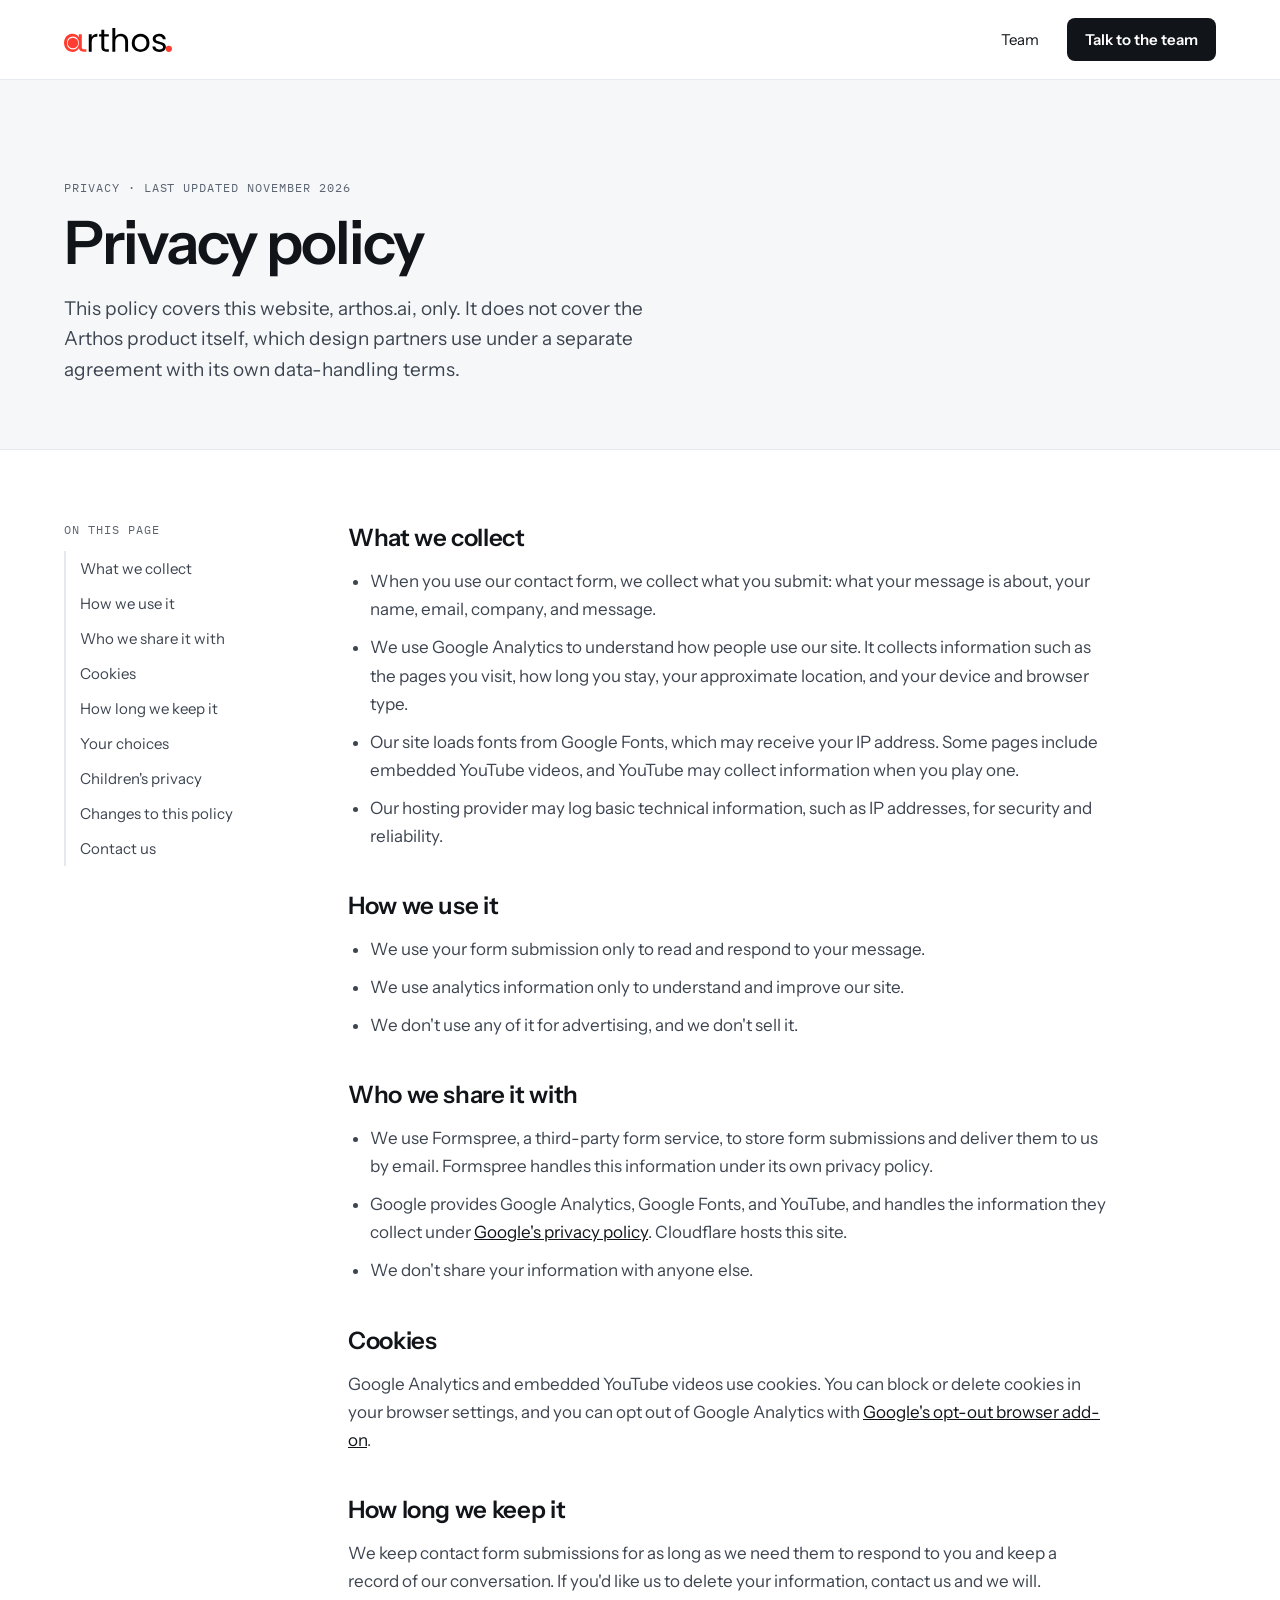
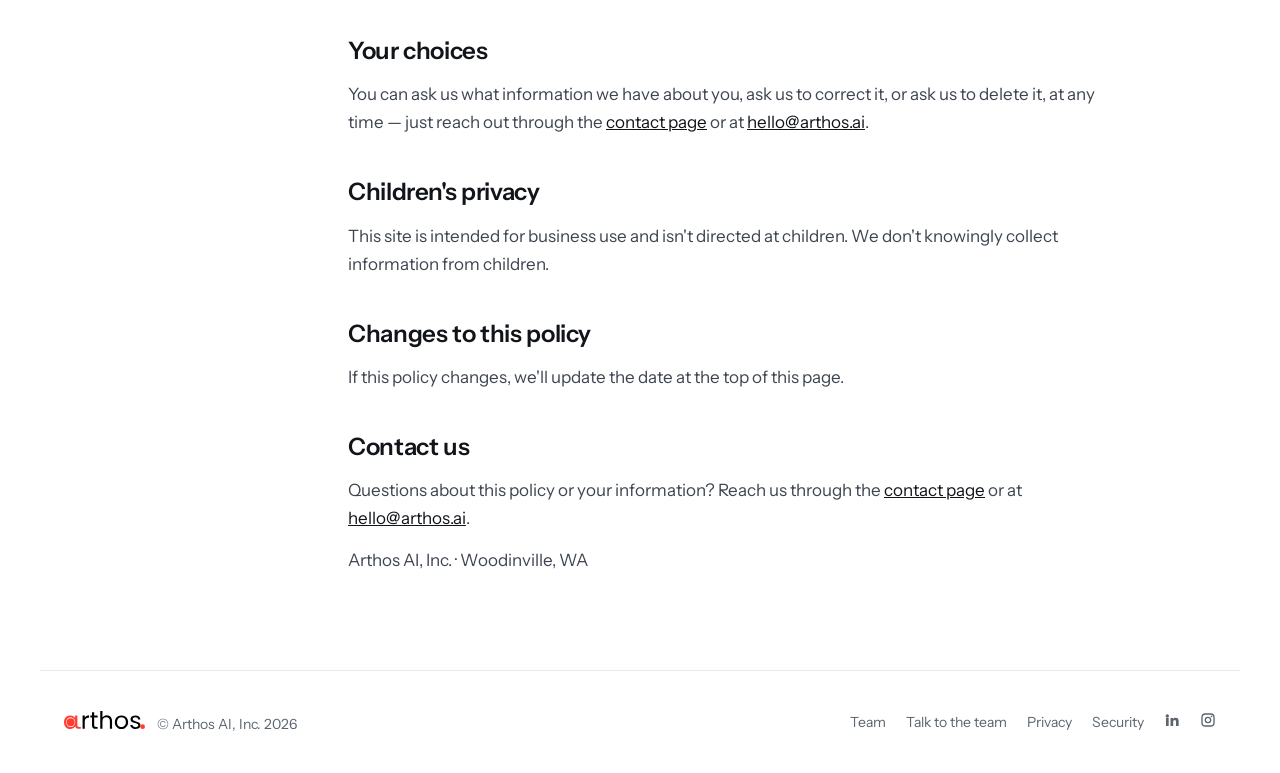
<file: privacy/index.html>
<!DOCTYPE html>
<html lang="en">
<head>
    <meta charset="UTF-8">
    <meta name="viewport" content="width=device-width, initial-scale=1.0">
    <title>Privacy | Arthos AI</title>
    <meta name="robots" content="noindex">
    <link rel="icon" type="image/svg+xml" href="/assets/favicon.svg">
    <link rel="icon" type="image/x-icon" href="/assets/favicon.ico">
    <link rel="preconnect" href="https://fonts.googleapis.com">
    <link rel="preconnect" href="https://fonts.gstatic.com" crossorigin>
    <link href="https://fonts.googleapis.com/css2?family=Instrument+Sans:wght@400;500;600;700&family=IBM+Plex+Mono:wght@400;500&display=swap" rel="stylesheet">
<style>
  :root { --ink: #111418; --body-text: #3D4550; --muted: #5B6470; --border: #E6E9ED; --acted: #1F5FD1; --bg-light: #F6F7F9; }
  * { box-sizing: border-box; }
  body { margin: 0; background: #FFFFFF; color: var(--ink); font-family: 'Instrument Sans', system-ui, sans-serif; -webkit-font-smoothing: antialiased; }
  a { color: var(--ink); }
  a:hover { color: var(--acted); }
  .wrap { max-width: 1200px; margin: 0 auto; padding: 0 24px; }
  nav.site-nav { border-bottom: 1px solid var(--border); position: sticky; top: 0; z-index: 20; background: #FFFFFF; }
  .site-nav .wrap { display: flex; align-items: center; justify-content: space-between; padding: 18px 24px; gap: 16px; flex-wrap: wrap; }
  .nav-brand { display: inline-flex; align-items: center; text-decoration: none; }
  .nav-brand img { display: block; height: 24px; width: auto; }
  .nav-links { display: flex; align-items: center; gap: 28px; flex-wrap: wrap; font-size: 15px; }
  .nav-links a { text-decoration: none; }
  .nav-cta { background: var(--ink); color: #FFFFFF !important; padding: 12px 18px; border-radius: 8px; font-weight: 600; }
  .sec-head { background: var(--bg-light); border-bottom: 1px solid var(--border); padding: 88px 0 64px; }
  h1 { font-size: clamp(40px, 5vw, 60px); line-height: 1.05; letter-spacing: -0.035em; font-weight: 600; margin: 16px 0 0; }
  h2 { font-size: 24px; line-height: 1.3; letter-spacing: -0.015em; font-weight: 600; margin: 0; scroll-margin-top: 112px; }
  .intro { margin: 20px 0 0; max-width: 640px; font-size: 19px; line-height: 1.6; color: var(--body-text); }
  .sec-content p { font-size: 17px; line-height: 1.65; color: var(--body-text); margin: 14px 0 0; }
  .sec-content ul { font-size: 17px; line-height: 1.65; color: var(--body-text); margin: 14px 0 0; padding-left: 22px; display: flex; flex-direction: column; gap: 10px; }
  .sec-content li { margin: 0; }

  .eyebrow { font-family: 'IBM Plex Mono', monospace; font-size: 12px; letter-spacing: .08em; text-transform: uppercase; color: var(--muted); }

  .sec-body { max-width: 1200px; margin: 0 auto; padding: 72px 24px 96px; display: flex; flex-wrap: wrap; gap: 64px; align-items: flex-start; }
  .sec-toc { flex: 0 0 220px; position: sticky; top: 96px; font-size: 15px; line-height: 1.4; }
  .sec-toc .eyebrow { display: block; margin-bottom: 12px; }
  .sec-toc a { display: block; padding: 7px 0 7px 14px; border-left: 2px solid var(--border); color: var(--body-text); text-decoration: none; }
  .sec-toc a:hover { color: var(--acted); border-left-color: var(--acted); }
  .sec-content { flex: 1 1 460px; min-width: 0; max-width: 760px; display: flex; flex-direction: column; gap: 40px; }

  @media (max-width: 720px) {
    .sec-toc { position: static; flex: 1 1 100%; }
  }
  #scroll-spacer { height: 0; }
  footer.site-foot { border-top: 1px solid var(--border); padding: 40px 24px; display: flex; justify-content: space-between; gap: 16px; flex-wrap: wrap; font-size: 14px; color: var(--muted); max-width: 1200px; margin: 0 auto; }
  .foot-left { display: flex; align-items: baseline; gap: 12px; flex-wrap: wrap; }
  .foot-brand { display: inline-flex; align-items: center; text-decoration: none; }
  .foot-brand img { display: block; height: 18px; width: auto; }
  .foot-copy { color: var(--muted); }
  .foot-links { display: flex; align-items: center; gap: 20px; flex-wrap: wrap; }
  .foot-social-group { display: inline-flex; align-items: center; gap: 20px; }
  .foot-links a { color: var(--muted); text-decoration: none; }
</style>
</head>
<body>

<nav class="site-nav">
  <div class="wrap">
    <a class="nav-brand" href="/"><img src="/assets/arthos-wordmark.svg" alt="Arthos"></a>
    <div class="nav-links">
      <a href="/about.html">Team</a>
      <a class="nav-cta" href="/contact.html">Talk to the team</a>
    </div>
  </div>
</nav>

<header class="sec-head">
  <div class="wrap">
    <p class="eyebrow">Privacy &middot; Last updated November 2026</p>
    <h1>Privacy policy</h1>
    <p class="intro">This policy covers this website, arthos.ai, only. It does not cover the Arthos product itself, which design partners use under a separate agreement with its own data-handling terms.</p>
  </div>
</header>

<div class="sec-body">
  <nav class="sec-toc" aria-label="On this page">
    <span class="eyebrow">On this page</span>
    <a href="#what-we-collect">What we collect</a>
    <a href="#how-we-use-it">How we use it</a>
    <a href="#who-we-share-it-with">Who we share it with</a>
    <a href="#cookies">Cookies</a>
    <a href="#how-long-we-keep-it">How long we keep it</a>
    <a href="#your-choices">Your choices</a>
    <a href="#childrens-privacy">Children's privacy</a>
    <a href="#changes">Changes to this policy</a>
    <a href="#contact">Contact us</a>
  </nav>

  <div class="sec-content">
    <section>
      <h2 id="what-we-collect">What we collect</h2>
      <ul>
        <li>When you use our contact form, we collect what you submit: what your message is about, your name, email, company, and message.</li>
        <li>We use Google Analytics to understand how people use our site. It collects information such as the pages you visit, how long you stay, your approximate location, and your device and browser type.</li>
        <li>Our site loads fonts from Google Fonts, which may receive your IP address. Some pages include embedded YouTube videos, and YouTube may collect information when you play one.</li>
        <li>Our hosting provider may log basic technical information, such as IP addresses, for security and reliability.</li>
      </ul>
    </section>

    <section>
      <h2 id="how-we-use-it">How we use it</h2>
      <ul>
        <li>We use your form submission only to read and respond to your message.</li>
        <li>We use analytics information only to understand and improve our site.</li>
        <li>We don't use any of it for advertising, and we don't sell it.</li>
      </ul>
    </section>

    <section>
      <h2 id="who-we-share-it-with">Who we share it with</h2>
      <ul>
        <li>We use Formspree, a third-party form service, to store form submissions and deliver them to us by email. Formspree handles this information under its own privacy policy.</li>
        <li>Google provides Google Analytics, Google Fonts, and YouTube, and handles the information they collect under <a href="https://policies.google.com/privacy" target="_blank" rel="noopener">Google's privacy policy</a>. Cloudflare hosts this site.</li>
        <li>We don't share your information with anyone else.</li>
      </ul>
    </section>

    <section>
      <h2 id="cookies">Cookies</h2>
      <p>Google Analytics and embedded YouTube videos use cookies. You can block or delete cookies in your browser settings, and you can opt out of Google Analytics with <a href="https://tools.google.com/dlpage/gaoptout" target="_blank" rel="noopener">Google's opt-out browser add-on</a>.</p>
    </section>

    <section>
      <h2 id="how-long-we-keep-it">How long we keep it</h2>
      <p>We keep contact form submissions for as long as we need them to respond to you and keep a record of our conversation. If you'd like us to delete your information, contact us and we will.</p>
    </section>

    <section>
      <h2 id="your-choices">Your choices</h2>
      <p>You can ask us what information we have about you, ask us to correct it, or ask us to delete it, at any time &mdash; just reach out through the <a href="/contact.html">contact page</a> or at <a href="mailto:hello@arthos.ai">hello@arthos.ai</a>.</p>
    </section>

    <section>
      <h2 id="childrens-privacy">Children's privacy</h2>
      <p>This site is intended for business use and isn't directed at children. We don't knowingly collect information from children.</p>
    </section>

    <section>
      <h2 id="changes">Changes to this policy</h2>
      <p>If this policy changes, we'll update the date at the top of this page.</p>
    </section>

    <section>
      <h2 id="contact">Contact us</h2>
      <p>Questions about this policy or your information? Reach us through the <a href="/contact.html">contact page</a> or at <a href="mailto:hello@arthos.ai">hello@arthos.ai</a>.</p>
      <p>Arthos AI, Inc. &middot; Woodinville, WA</p>
    </section>
  </div>
</div>

<footer class="site-foot">
  <span class="foot-left">
    <a class="foot-brand" href="/"><img src="/assets/arthos-wordmark.svg" alt="Arthos"></a>
    <span class="foot-copy">&copy; Arthos AI, Inc. <span id="copy-year"></span></span>
  </span>
  <span class="foot-links">
    <a href="/about.html">Team</a>
    <a href="/contact.html">Talk to the team</a>
    <a href="/privacy/">Privacy</a>
    <a href="/security/">Security</a>
    <span class="foot-social-group">
      <a href="https://www.linkedin.com/company/arthos-ai/" target="_blank" rel="noopener" aria-label="LinkedIn" class="foot-social"><svg width="16" height="16" viewBox="0 0 24 24" fill="currentColor" aria-hidden="true"><path d="M4.98 3.5a2.5 2.5 0 1 1 0 5 2.5 2.5 0 0 1 0-5zM3 9h4v12H3V9zm7 0h3.6v1.64h.05c.5-.95 1.73-1.95 3.56-1.95C21.2 8.69 22 11.1 22 14.3V21h-4v-5.9c0-1.4-.03-3.2-1.95-3.2-1.96 0-2.26 1.53-2.26 3.1V21h-4V9z"/></svg></a>
      <a href="https://www.instagram.com/arthosai" target="_blank" rel="noopener" aria-label="Instagram" class="foot-social"><svg width="16" height="16" viewBox="0 0 24 24" fill="none" stroke="currentColor" stroke-width="2" aria-hidden="true"><rect x="3" y="3" width="18" height="18" rx="5"/><circle cx="12" cy="12" r="4"/><circle cx="17.3" cy="6.7" r="1.2" fill="currentColor" stroke="none"/></svg></a>
    </span>
  </span>
</footer>

<div id="scroll-spacer" aria-hidden="true"></div>

<script>document.getElementById('copy-year').textContent = new Date().getFullYear();</script>
<script>
  (function () {
    var spacer = document.getElementById('scroll-spacer');

    function jumpTo(id) {
      var el = document.getElementById(id);
      if (!el) { return; }
      spacer.style.height = '0px';
      var scrollMarginTop = parseFloat(getComputedStyle(el).scrollMarginTop) || 0;
      var targetY = el.getBoundingClientRect().top + window.pageYOffset - scrollMarginTop;
      var maxScroll = document.documentElement.scrollHeight - window.innerHeight;
      if (targetY > maxScroll) {
        spacer.style.height = (targetY - maxScroll) + 'px';
      }
      window.scrollTo(0, Math.max(0, targetY));
    }

    document.querySelectorAll('.sec-toc a[href^="#"]').forEach(function (link) {
      link.addEventListener('click', function (e) {
        e.preventDefault();
        var id = link.getAttribute('href').slice(1);
        jumpTo(id);
        history.pushState(null, '', '#' + id);
      });
    });

    if (location.hash) {
      jumpTo(location.hash.slice(1));
      window.addEventListener('load', function () { jumpTo(location.hash.slice(1)); });
    }
  })();
</script>
</body>
</html>
</file>
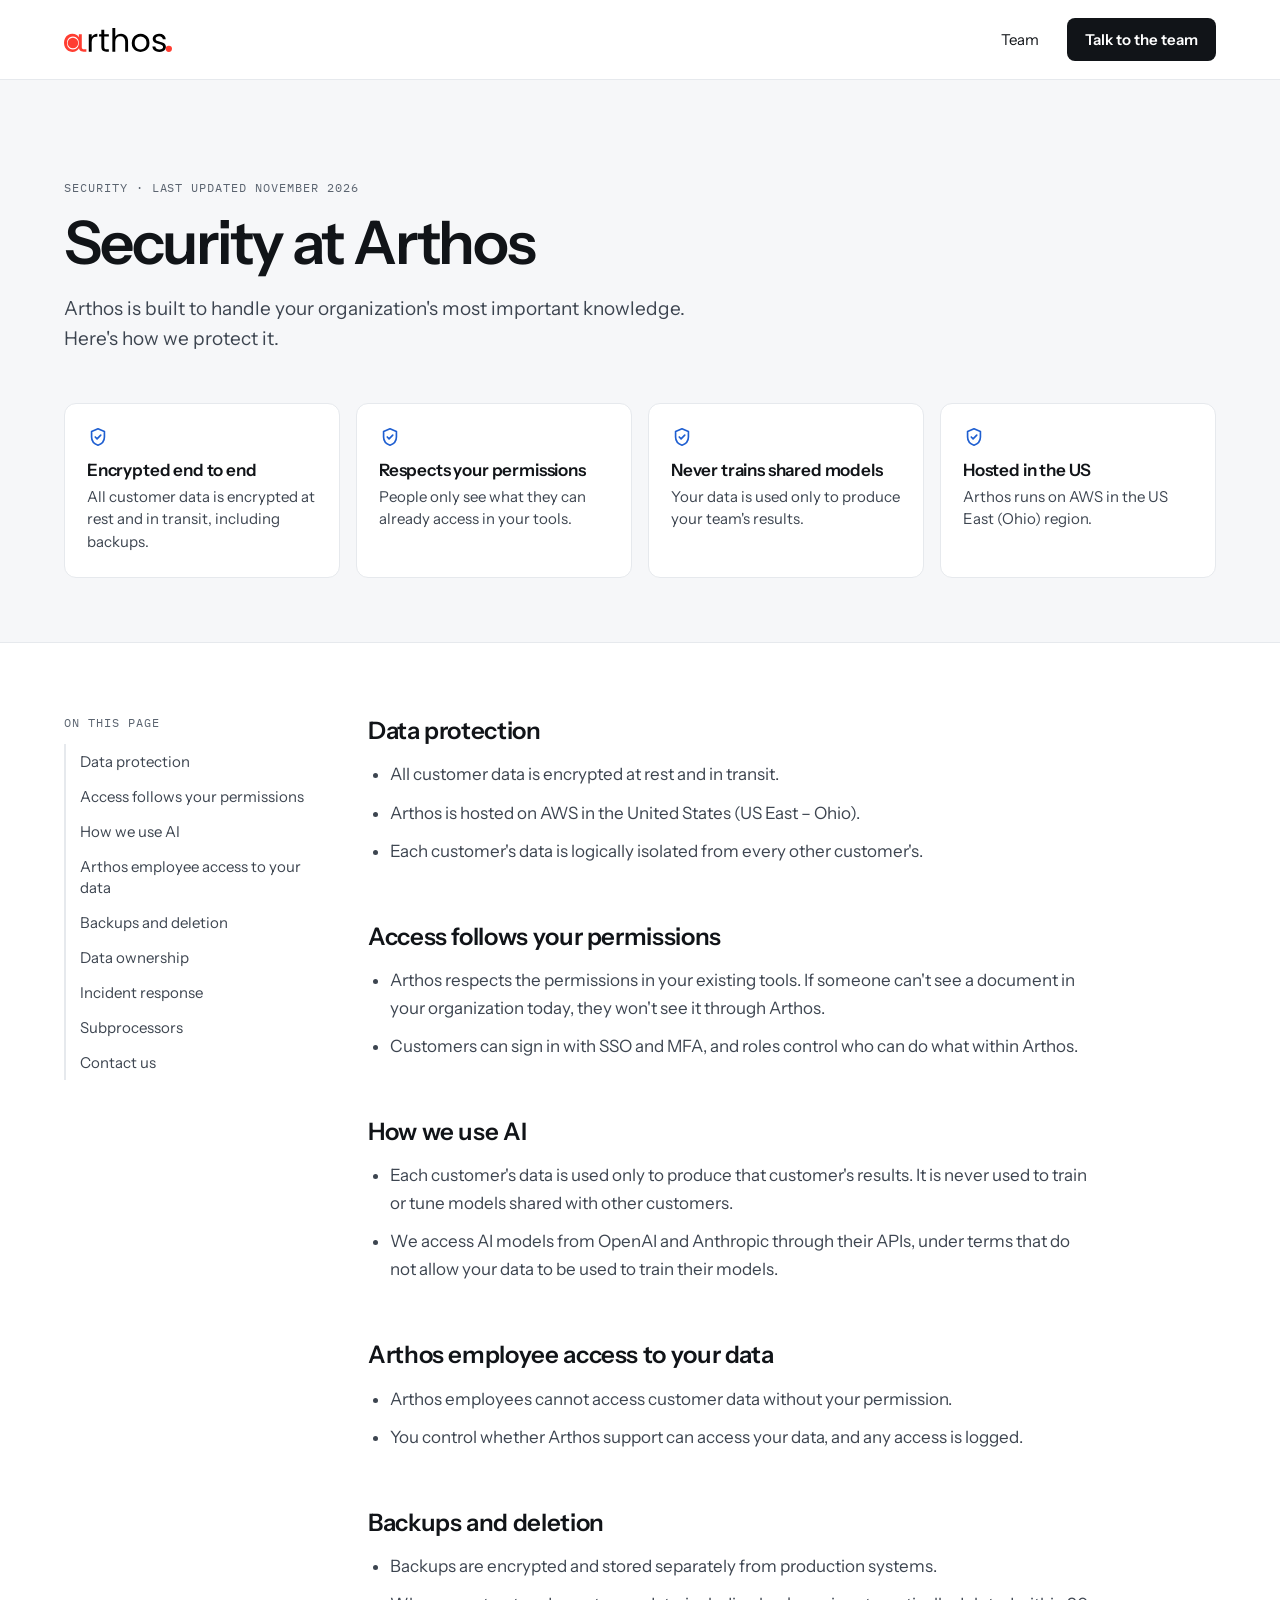
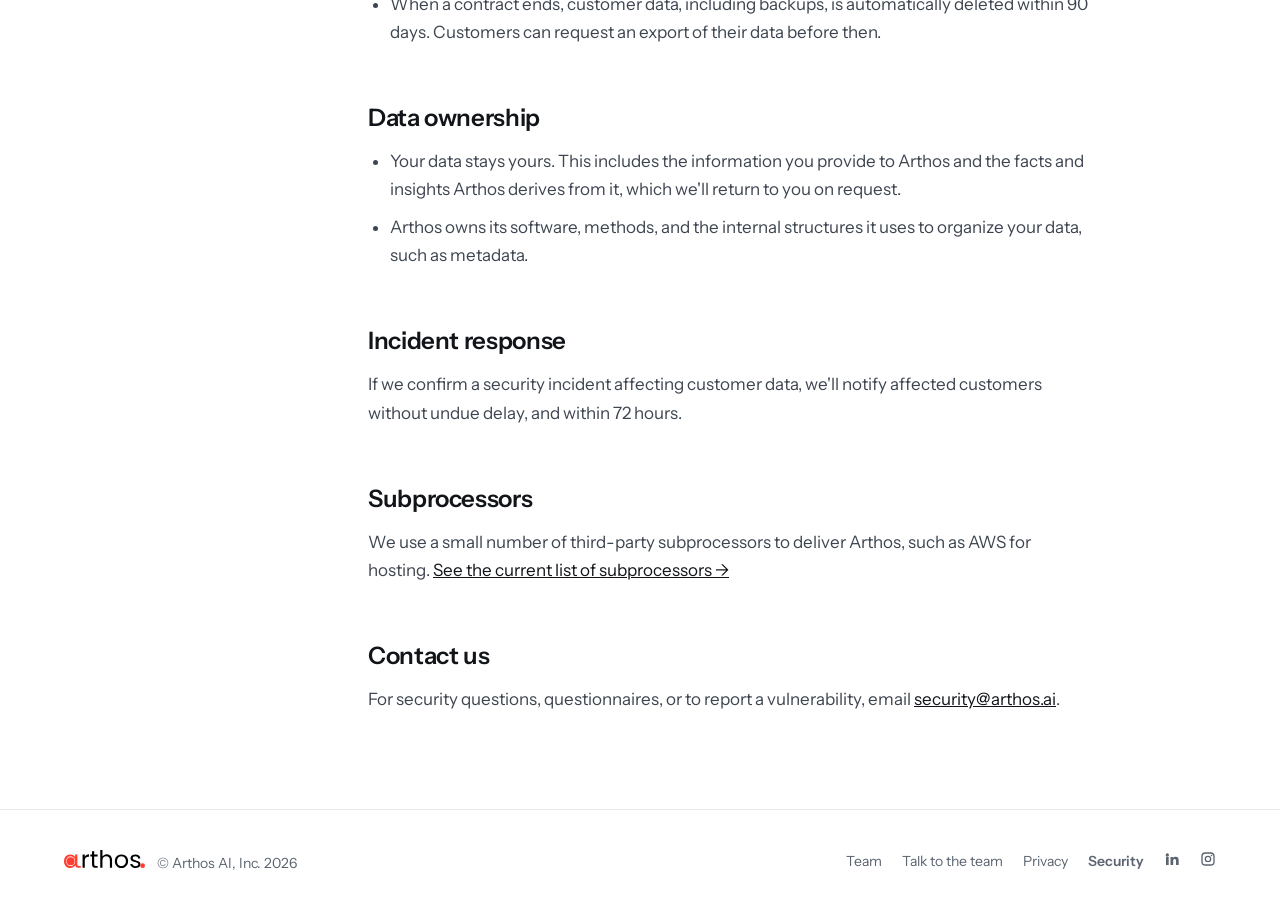
<file: security/index.html>
<!DOCTYPE html>
<html lang="en">
<head>
    <!-- Google tag (gtag.js) -->
    <script async src="https://www.googletagmanager.com/gtag/js?id=G-LE1PLTP1VG"></script>
    <script>
      window.dataLayer = window.dataLayer || [];
      function gtag(){dataLayer.push(arguments);}
      gtag('js', new Date());
      gtag('config', 'G-LE1PLTP1VG');
    </script>
    <meta charset="UTF-8">
    <meta name="viewport" content="width=device-width, initial-scale=1.0">

    <title>Security | Arthos AI</title>
    <meta name="description" content="Arthos is built to handle your organization's most important knowledge. Here's how we protect it.">

    <!-- Open Graph Meta Tags -->
    <meta property="og:title" content="Security | Arthos AI">
    <meta property="og:description" content="Arthos is built to handle your organization's most important knowledge. Here's how we protect it.">
    <meta name="image" property="og:image" content="https://arthos.ai/assets/og-2026.png">
    <meta property="og:image:width" content="1200">
    <meta property="og:image:height" content="630">
    <meta property="og:image:type" content="image/png">
    <meta property="og:image:alt" content="Arthos AI Logo">
    <meta property="og:url" content="https://arthos.ai/security/">
    <meta property="og:type" content="website">
    <meta property="og:site_name" content="Arthos AI">

    <!-- Twitter Card Meta Tags -->
    <meta name="twitter:card" content="summary_large_image">
    <meta name="twitter:title" content="Security | Arthos AI">
    <meta name="twitter:description" content="Arthos is built to handle your organization's most important knowledge. Here's how we protect it.">
    <meta name="twitter:image" content="https://arthos.ai/assets/og-2026.png">

    <!-- Favicon -->
    <link rel="icon" type="image/svg+xml" href="/assets/favicon.svg">
    <link rel="icon" type="image/x-icon" href="/assets/favicon.ico">

    <!-- Preconnect for Google Fonts -->
    <link rel="preconnect" href="https://fonts.googleapis.com">
    <link rel="preconnect" href="https://fonts.gstatic.com" crossorigin>
    <link href="https://fonts.googleapis.com/css2?family=Instrument+Sans:wght@400;500;600;700&family=IBM+Plex+Mono:wght@400;500&display=swap" rel="stylesheet">
<style>
  :root {
    --ink: #111418;
    --body-text: #3D4550;
    --muted: #5B6470;
    --border: #E6E9ED;
    --border-strong: #AEB5BF;
    --bg: #FFFFFF;
    --bg-light: #F6F7F9;
    --acted: #1F5FD1;
  }

  * { box-sizing: border-box; }

  body {
    margin: 0;
    background: var(--bg);
    color: var(--ink);
    font-family: 'Instrument Sans', system-ui, sans-serif;
    -webkit-font-smoothing: antialiased;
  }

  a { color: var(--ink); text-decoration: none; }
  a:hover { color: var(--acted); }
  p a { text-decoration: underline; }

  .wrap { max-width: 1200px; margin: 0 auto; padding: 0 24px; }
  .eyebrow { font-family: 'IBM Plex Mono', monospace; font-size: 12px; letter-spacing: .08em; text-transform: uppercase; color: var(--muted); }

  nav.site-nav { border-bottom: 1px solid var(--border); position: sticky; top: 0; z-index: 20; background: var(--bg); }
  .site-nav .wrap { display: flex; align-items: center; justify-content: space-between; padding: 18px 24px; gap: 16px; flex-wrap: wrap; }
  .nav-brand { display: inline-flex; align-items: center; }
  .nav-brand img { display: block; height: 24px; width: auto; }
  .nav-links { display: flex; align-items: center; gap: 28px; flex-wrap: wrap; font-size: 15px; }
  .nav-current { font-weight: 600; }
  .nav-cta { background: var(--ink); color: #FFFFFF !important; padding: 12px 18px; border-radius: 8px; font-weight: 600; }
  .nav-cta:hover { color: #FFFFFF !important; opacity: 0.9; }

  .sec-head { background: var(--bg-light); border-bottom: 1px solid var(--border); padding: 88px 0 64px; }
  .sec-head h1 { margin: 16px 0 0; font-size: clamp(40px, 5vw, 60px); line-height: 1.05; letter-spacing: -0.035em; font-weight: 600; text-wrap: balance; }
  .sec-head p.intro { margin: 20px 0 0; max-width: 640px; font-size: 19px; line-height: 1.6; color: var(--body-text); }

  .sec-cards { margin-top: 48px; display: grid; grid-template-columns: repeat(auto-fit, minmax(240px, 1fr)); gap: 16px; }
  .sec-card { background: #FFFFFF; border: 1px solid var(--border); border-radius: 12px; padding: 22px 22px 24px; }
  .sec-card svg { display: block; }
  .sec-card .sec-card-title { margin-top: 12px; font-size: 17px; font-weight: 600; letter-spacing: -0.01em; }
  .sec-card p { margin: 6px 0 0; font-size: 15px; line-height: 1.5; color: var(--body-text); }

  .sec-body { max-width: 1200px; margin: 0 auto; padding: 72px 24px 96px; display: flex; flex-wrap: wrap; gap: 64px; align-items: flex-start; }

  .sec-toc { flex: 0 0 240px; position: sticky; top: 96px; font-size: 15px; line-height: 1.4; }
  .sec-toc .eyebrow { display: block; margin-bottom: 12px; }
  .sec-toc a { display: block; padding: 7px 0 7px 14px; border-left: 2px solid var(--border); color: var(--body-text); }
  .sec-toc a:hover { color: var(--acted); border-left-color: var(--acted); }

  .sec-content { flex: 1 1 520px; min-width: 0; max-width: 720px; font-size: 17px; line-height: 1.65; color: var(--body-text); }
  .sec-content h2 { margin: 56px 0 0; scroll-margin-top: 112px; font-size: 24px; line-height: 1.3; letter-spacing: -0.015em; font-weight: 600; color: var(--ink); }
  .sec-content h2:first-child { margin-top: 0; }
  .sec-content ul { margin: 14px 0 0; padding-left: 22px; display: flex; flex-direction: column; gap: 10px; }
  .sec-content p { margin: 14px 0 0; }

  footer.site-foot { border-top: 1px solid var(--border); }
  footer.site-foot .wrap { padding: 40px 24px; display: flex; justify-content: space-between; gap: 16px; flex-wrap: wrap; font-size: 14px; color: var(--muted); }
  .foot-left { display: flex; align-items: baseline; gap: 12px; flex-wrap: wrap; }
  .foot-brand { display: inline-flex; align-items: center; }
  .foot-brand img { display: block; height: 18px; width: auto; }
  .foot-links { display: flex; align-items: center; gap: 20px; flex-wrap: wrap; }
  .foot-social-group { display: inline-flex; align-items: center; gap: 20px; }
  .foot-links a { color: var(--muted); }

  @media (max-width: 720px) {
    .sec-toc { position: static; flex: 1 1 100%; }
  }
  #scroll-spacer { height: 0; }
</style>
</head>
<body>
<script>
  if ('scrollRestoration' in history) { history.scrollRestoration = 'manual'; }
  function toTop() {
    if (location.hash) { return; }
    window.scrollTo(0, 0);
    document.documentElement.scrollTop = 0;
    document.body.scrollTop = 0;
  }
  toTop();
  document.addEventListener('DOMContentLoaded', toTop);
  window.addEventListener('load', toTop);
  window.addEventListener('pageshow', toTop);
  setTimeout(toTop, 0);
  setTimeout(toTop, 150);
</script>

<nav class="site-nav">
  <div class="wrap">
    <a class="nav-brand" href="/"><img src="/assets/arthos-wordmark.svg" alt="Arthos"></a>
    <div class="nav-links">
      <a href="/about.html">Team</a>
      <a class="nav-cta" href="/contact.html">Talk to the team</a>
    </div>
  </div>
</nav>

<header class="sec-head">
  <div class="wrap">
    <p class="eyebrow">Security &middot; Last updated November 2026</p>
    <h1>Security at Arthos</h1>
    <p class="intro">Arthos is built to handle your organization's most important knowledge. Here's how we protect it.</p>

    <div class="sec-cards">
      <div class="sec-card">
        <svg width="22" height="22" viewBox="0 0 24 24" fill="none" stroke="var(--acted)" stroke-width="1.8" stroke-linecap="round" stroke-linejoin="round" aria-hidden="true"><path d="M12 3l7 3v6c0 4.2-3 7.6-7 9-4-1.4-7-4.8-7-9V6l7-3z"></path><path d="M9 12l2 2 4-4"></path></svg>
        <div class="sec-card-title">Encrypted end to end</div>
        <p>All customer data is encrypted at rest and in transit, including backups.</p>
      </div>
      <div class="sec-card">
        <svg width="22" height="22" viewBox="0 0 24 24" fill="none" stroke="var(--acted)" stroke-width="1.8" stroke-linecap="round" stroke-linejoin="round" aria-hidden="true"><path d="M12 3l7 3v6c0 4.2-3 7.6-7 9-4-1.4-7-4.8-7-9V6l7-3z"></path><path d="M9 12l2 2 4-4"></path></svg>
        <div class="sec-card-title">Respects your permissions</div>
        <p>People only see what they can already access in your tools.</p>
      </div>
      <div class="sec-card">
        <svg width="22" height="22" viewBox="0 0 24 24" fill="none" stroke="var(--acted)" stroke-width="1.8" stroke-linecap="round" stroke-linejoin="round" aria-hidden="true"><path d="M12 3l7 3v6c0 4.2-3 7.6-7 9-4-1.4-7-4.8-7-9V6l7-3z"></path><path d="M9 12l2 2 4-4"></path></svg>
        <div class="sec-card-title">Never trains shared models</div>
        <p>Your data is used only to produce your team's results.</p>
      </div>
      <div class="sec-card">
        <svg width="22" height="22" viewBox="0 0 24 24" fill="none" stroke="var(--acted)" stroke-width="1.8" stroke-linecap="round" stroke-linejoin="round" aria-hidden="true"><path d="M12 3l7 3v6c0 4.2-3 7.6-7 9-4-1.4-7-4.8-7-9V6l7-3z"></path><path d="M9 12l2 2 4-4"></path></svg>
        <div class="sec-card-title">Hosted in the US</div>
        <p>Arthos runs on AWS in the US East (Ohio) region.</p>
      </div>
    </div>
  </div>
</header>

<div class="sec-body">
  <nav class="sec-toc" aria-label="On this page">
    <span class="eyebrow">On this page</span>
    <a href="#data-protection">Data protection</a>
    <a href="#permissions">Access follows your permissions</a>
    <a href="#ai">How we use AI</a>
    <a href="#employee-access">Arthos employee access to your data</a>
    <a href="#backups">Backups and deletion</a>
    <a href="#ownership">Data ownership</a>
    <a href="#incidents">Incident response</a>
    <a href="#subprocessors">Subprocessors</a>
    <a href="#contact">Contact us</a>
  </nav>

  <div class="sec-content">
    <h2 id="data-protection">Data protection</h2>
    <ul>
      <li>All customer data is encrypted at rest and in transit.</li>
      <li>Arthos is hosted on AWS in the United States (US East &ndash; Ohio).</li>
      <li>Each customer's data is logically isolated from every other customer's.</li>
    </ul>

    <h2 id="permissions">Access follows your permissions</h2>
    <ul>
      <li>Arthos respects the permissions in your existing tools. If someone can't see a document in your organization today, they won't see it through Arthos.</li>
      <li>Customers can sign in with SSO and MFA, and roles control who can do what within Arthos.</li>
    </ul>

    <h2 id="ai">How we use AI</h2>
    <ul>
      <li>Each customer's data is used only to produce that customer's results. It is never used to train or tune models shared with other customers.</li>
      <li>We access AI models from OpenAI and Anthropic through their APIs, under terms that do not allow your data to be used to train their models.</li>
    </ul>

    <h2 id="employee-access">Arthos employee access to your data</h2>
    <ul>
      <li>Arthos employees cannot access customer data without your permission.</li>
      <li>You control whether Arthos support can access your data, and any access is logged.</li>
    </ul>

    <h2 id="backups">Backups and deletion</h2>
    <ul>
      <li>Backups are encrypted and stored separately from production systems.</li>
      <li>When a contract ends, customer data, including backups, is automatically deleted within 90 days. Customers can request an export of their data before then.</li>
    </ul>

    <h2 id="ownership">Data ownership</h2>
    <ul>
      <li>Your data stays yours. This includes the information you provide to Arthos and the facts and insights Arthos derives from it, which we'll return to you on request.</li>
      <li>Arthos owns its software, methods, and the internal structures it uses to organize your data, such as metadata.</li>
    </ul>

    <h2 id="incidents">Incident response</h2>
    <p>If we confirm a security incident affecting customer data, we'll notify affected customers without undue delay, and within 72 hours.</p>

    <h2 id="subprocessors">Subprocessors</h2>
    <p>We use a small number of third-party subprocessors to deliver Arthos, such as AWS for hosting. <a href="/subprocessors/">See the current list of subprocessors &rarr;</a></p>

    <h2 id="contact">Contact us</h2>
    <p>For security questions, questionnaires, or to report a vulnerability, email <a href="mailto:security@arthos.ai">security@arthos.ai</a>.</p>
  </div>
</div>

<footer class="site-foot">
  <div class="wrap">
    <span class="foot-left">
      <span class="foot-brand"><img src="/assets/arthos-wordmark.svg" alt="Arthos"></span>
      <span class="foot-copy">&copy; Arthos AI, Inc. <span id="copy-year"></span></span>
    </span>
    <span class="foot-links">
      <a href="/about.html">Team</a>
      <a href="/contact.html">Talk to the team</a>
      <a href="/privacy/">Privacy</a>
      <a href="/security/" class="nav-current" onclick="window.scrollTo({top:0,behavior:'smooth'});return false;">Security</a>
      <span class="foot-social-group">
        <a href="https://www.linkedin.com/company/arthos-ai/" target="_blank" rel="noopener" aria-label="LinkedIn" class="foot-social"><svg width="16" height="16" viewBox="0 0 24 24" fill="currentColor" aria-hidden="true"><path d="M4.98 3.5a2.5 2.5 0 1 1 0 5 2.5 2.5 0 0 1 0-5zM3 9h4v12H3V9zm7 0h3.6v1.64h.05c.5-.95 1.73-1.95 3.56-1.95C21.2 8.69 22 11.1 22 14.3V21h-4v-5.9c0-1.4-.03-3.2-1.95-3.2-1.96 0-2.26 1.53-2.26 3.1V21h-4V9z"/></svg></a>
        <a href="https://www.instagram.com/arthosai" target="_blank" rel="noopener" aria-label="Instagram" class="foot-social"><svg width="16" height="16" viewBox="0 0 24 24" fill="none" stroke="currentColor" stroke-width="2" aria-hidden="true"><rect x="3" y="3" width="18" height="18" rx="5"/><circle cx="12" cy="12" r="4"/><circle cx="17.3" cy="6.7" r="1.2" fill="currentColor" stroke="none"/></svg></a>
      </span>
    </span>
  </div>
</footer>

<div id="scroll-spacer" aria-hidden="true"></div>

<script>document.getElementById('copy-year').textContent = new Date().getFullYear();</script>
<script>
  (function () {
    var spacer = document.getElementById('scroll-spacer');

    function jumpTo(id) {
      var el = document.getElementById(id);
      if (!el) { return; }
      spacer.style.height = '0px';
      var scrollMarginTop = parseFloat(getComputedStyle(el).scrollMarginTop) || 0;
      var targetY = el.getBoundingClientRect().top + window.pageYOffset - scrollMarginTop;
      var maxScroll = document.documentElement.scrollHeight - window.innerHeight;
      if (targetY > maxScroll) {
        spacer.style.height = (targetY - maxScroll) + 'px';
      }
      window.scrollTo(0, Math.max(0, targetY));
    }

    document.querySelectorAll('.sec-toc a[href^="#"]').forEach(function (link) {
      link.addEventListener('click', function (e) {
        e.preventDefault();
        var id = link.getAttribute('href').slice(1);
        jumpTo(id);
        history.pushState(null, '', '#' + id);
      });
    });

    if (location.hash) {
      jumpTo(location.hash.slice(1));
      window.addEventListener('load', function () { jumpTo(location.hash.slice(1)); });
    }
  })();
</script>
</body>
</html>
</file>
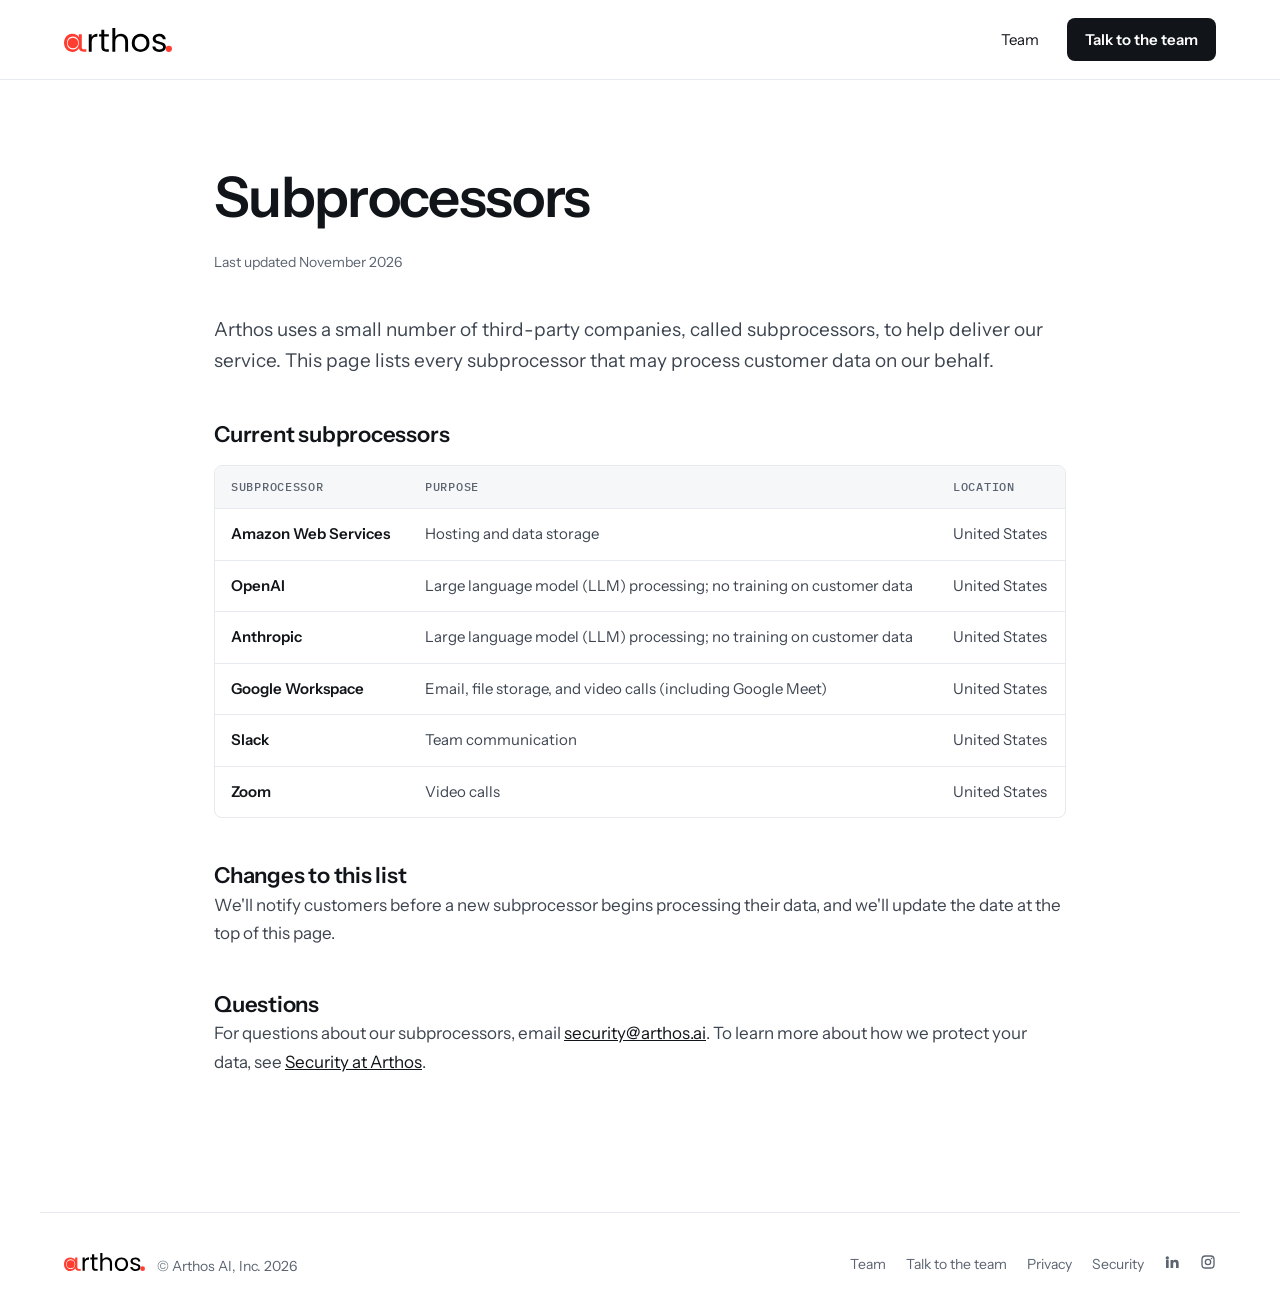
<file: subprocessors/index.html>
<!DOCTYPE html>
<html lang="en">
<head>
    <meta charset="UTF-8">
    <meta name="viewport" content="width=device-width, initial-scale=1.0">
    <title>Subprocessors | Arthos AI</title>
    <meta name="robots" content="noindex">
    <link rel="icon" type="image/svg+xml" href="/assets/favicon.svg">
    <link rel="icon" type="image/x-icon" href="/assets/favicon.ico">
    <link rel="preconnect" href="https://fonts.googleapis.com">
    <link rel="preconnect" href="https://fonts.gstatic.com" crossorigin>
    <link href="https://fonts.googleapis.com/css2?family=Instrument+Sans:wght@400;500;600;700&family=IBM+Plex+Mono:wght@400;500&display=swap" rel="stylesheet">
<style>
  :root { --ink: #111418; --body-text: #3D4550; --muted: #5B6470; --border: #E6E9ED; --acted: #1F5FD1; --bg-light: #F6F7F9; }
  * { box-sizing: border-box; }
  body { margin: 0; background: #FFFFFF; color: var(--ink); font-family: 'Instrument Sans', system-ui, sans-serif; -webkit-font-smoothing: antialiased; }
  a { color: var(--ink); }
  a:hover { color: var(--acted); }
  .wrap { max-width: 1200px; margin: 0 auto; padding: 0 24px; }
  nav.site-nav { border-bottom: 1px solid var(--border); }
  .site-nav .wrap { display: flex; align-items: center; justify-content: space-between; padding: 18px 24px; gap: 16px; flex-wrap: wrap; }
  .nav-brand { display: inline-flex; align-items: center; text-decoration: none; }
  .nav-brand img { display: block; height: 24px; width: auto; }
  .nav-links { display: flex; align-items: center; gap: 28px; flex-wrap: wrap; font-size: 15px; }
  .nav-links a { text-decoration: none; }
  .nav-cta { background: var(--ink); color: #FFFFFF !important; padding: 12px 18px; border-radius: 8px; font-weight: 600; }
  main { padding: 88px 24px 120px; max-width: 900px; margin: 0 auto; }
  h1 { font-size: clamp(36px, 5vw, 56px); line-height: 1.05; letter-spacing: -0.03em; font-weight: 600; margin: 0 0 24px; }
  h2 { font-size: 22px; line-height: 1.3; letter-spacing: -0.01em; font-weight: 600; margin: 44px 0 0; }
  main p { font-size: 17px; line-height: 1.65; color: var(--body-text); margin: 0 0 16px; }
  .updated { font-size: 14px; color: var(--muted); margin: 0 0 40px; }
  .intro { margin: 28px 0 0; font-size: 19px; }
  .sub-table-wrap { margin-top: 16px; border: 1px solid var(--border); border-radius: 8px; overflow-x: auto; }
  table.sub-table { width: 100%; border-collapse: collapse; font-size: 15px; line-height: 1.5; }
  table.sub-table th { background: var(--bg-light); text-align: left; padding: 12px 16px; font-family: 'IBM Plex Mono', monospace; font-size: 12px; letter-spacing: .06em; text-transform: uppercase; font-weight: 500; color: var(--muted); }
  table.sub-table td { padding: 14px 16px; vertical-align: top; border-top: 1px solid var(--border); color: var(--body-text); }
  table.sub-table td.sub-name { font-weight: 600; color: var(--ink); }
  table.sub-table td.sub-location { white-space: nowrap; }
  footer.site-foot { border-top: 1px solid var(--border); padding: 40px 24px; display: flex; justify-content: space-between; gap: 16px; flex-wrap: wrap; font-size: 14px; color: var(--muted); max-width: 1200px; margin: 0 auto; }
  .foot-left { display: flex; align-items: baseline; gap: 12px; flex-wrap: wrap; }
  .foot-brand { display: inline-flex; align-items: center; text-decoration: none; }
  .foot-brand img { display: block; height: 18px; width: auto; }
  .foot-copy { color: var(--muted); }
  .foot-links { display: flex; align-items: center; gap: 20px; flex-wrap: wrap; }
  .foot-social-group { display: inline-flex; align-items: center; gap: 20px; }
  .foot-links a { color: var(--muted); text-decoration: none; }
</style>
</head>
<body>

<nav class="site-nav">
  <div class="wrap">
    <a class="nav-brand" href="/"><img src="/assets/arthos-wordmark.svg" alt="Arthos"></a>
    <div class="nav-links">
      <a href="/about.html">Team</a>
      <a class="nav-cta" href="/contact.html">Talk to the team</a>
    </div>
  </div>
</nav>

<main>
  <h1>Subprocessors</h1>
  <p class="updated">Last updated November 2026</p>
  <p class="intro">Arthos uses a small number of third-party companies, called subprocessors, to help deliver our service. This page lists every subprocessor that may process customer data on our behalf.</p>

  <h2>Current subprocessors</h2>
  <div class="sub-table-wrap">
    <table class="sub-table">
      <thead>
        <tr>
          <th>Subprocessor</th>
          <th>Purpose</th>
          <th>Location</th>
        </tr>
      </thead>
      <tbody>
        <tr>
          <td class="sub-name">Amazon Web Services</td>
          <td>Hosting and data storage</td>
          <td class="sub-location">United States</td>
        </tr>
        <tr>
          <td class="sub-name">OpenAI</td>
          <td>Large language model (LLM) processing; no training on customer data</td>
          <td class="sub-location">United States</td>
        </tr>
        <tr>
          <td class="sub-name">Anthropic</td>
          <td>Large language model (LLM) processing; no training on customer data</td>
          <td class="sub-location">United States</td>
        </tr>
        <tr>
          <td class="sub-name">Google Workspace</td>
          <td>Email, file storage, and video calls (including Google Meet)</td>
          <td class="sub-location">United States</td>
        </tr>
        <tr>
          <td class="sub-name">Slack</td>
          <td>Team communication</td>
          <td class="sub-location">United States</td>
        </tr>
        <tr>
          <td class="sub-name">Zoom</td>
          <td>Video calls</td>
          <td class="sub-location">United States</td>
        </tr>
      </tbody>
    </table>
  </div>

  <h2>Changes to this list</h2>
  <p>We'll notify customers before a new subprocessor begins processing their data, and we'll update the date at the top of this page.</p>

  <h2>Questions</h2>
  <p>For questions about our subprocessors, email <a href="mailto:security@arthos.ai">security@arthos.ai</a>. To learn more about how we protect your data, see <a href="/security/">Security at Arthos</a>.</p>
</main>

<footer class="site-foot">
  <span class="foot-left">
    <a class="foot-brand" href="/"><img src="/assets/arthos-wordmark.svg" alt="Arthos"></a>
    <span class="foot-copy">&copy; Arthos AI, Inc. <span id="copy-year"></span></span>
  </span>
  <span class="foot-links">
    <a href="/about.html">Team</a>
    <a href="/contact.html">Talk to the team</a>
    <a href="/privacy/">Privacy</a>
    <a href="/security/">Security</a>
    <span class="foot-social-group">
      <a href="https://www.linkedin.com/company/arthos-ai/" target="_blank" rel="noopener" aria-label="LinkedIn" class="foot-social"><svg width="16" height="16" viewBox="0 0 24 24" fill="currentColor" aria-hidden="true"><path d="M4.98 3.5a2.5 2.5 0 1 1 0 5 2.5 2.5 0 0 1 0-5zM3 9h4v12H3V9zm7 0h3.6v1.64h.05c.5-.95 1.73-1.95 3.56-1.95C21.2 8.69 22 11.1 22 14.3V21h-4v-5.9c0-1.4-.03-3.2-1.95-3.2-1.96 0-2.26 1.53-2.26 3.1V21h-4V9z"/></svg></a>
      <a href="https://www.instagram.com/arthosai" target="_blank" rel="noopener" aria-label="Instagram" class="foot-social"><svg width="16" height="16" viewBox="0 0 24 24" fill="none" stroke="currentColor" stroke-width="2" aria-hidden="true"><rect x="3" y="3" width="18" height="18" rx="5"/><circle cx="12" cy="12" r="4"/><circle cx="17.3" cy="6.7" r="1.2" fill="currentColor" stroke="none"/></svg></a>
    </span>
  </span>
</footer>

<script>document.getElementById('copy-year').textContent = new Date().getFullYear();</script>
</body>
</html>
</file>
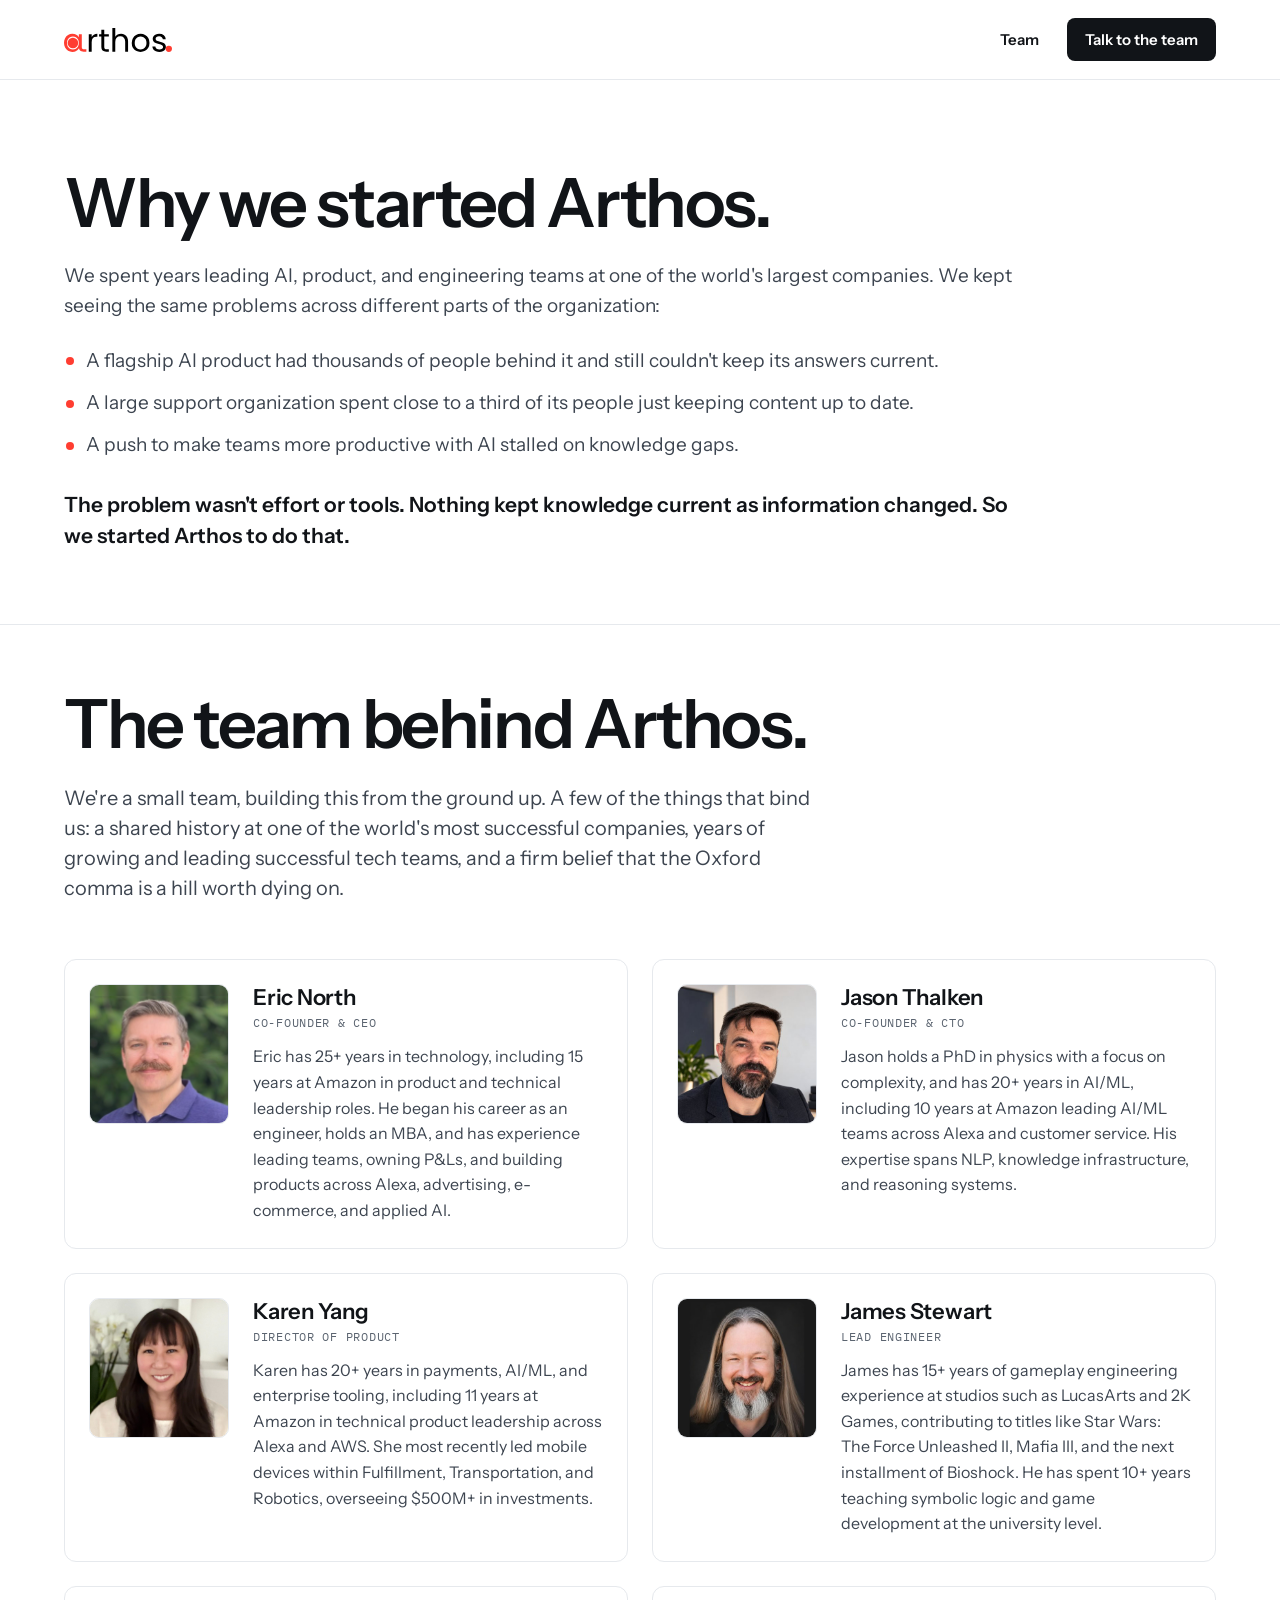
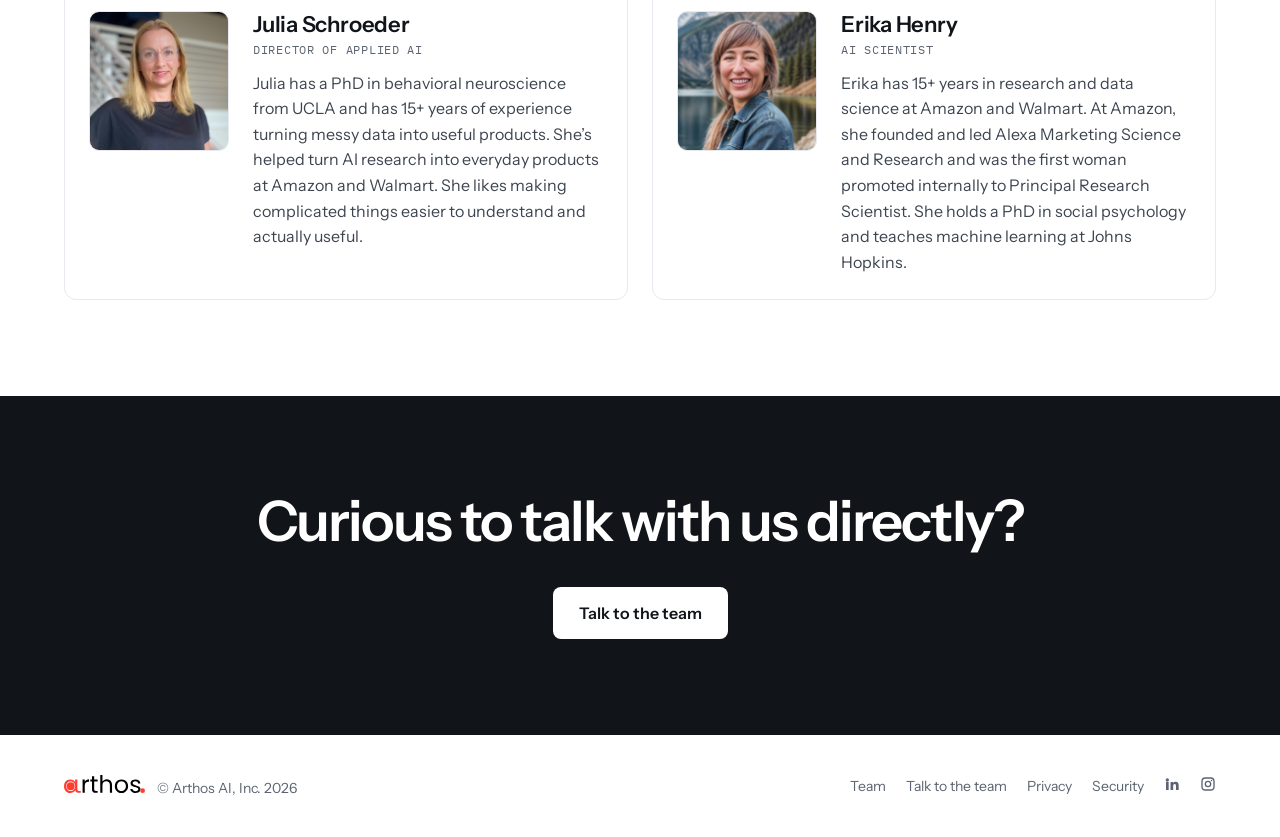
<file: about.html>
<!DOCTYPE html>
<html lang="en">
<head>
    <!-- Google tag (gtag.js) -->
    <script async src="https://www.googletagmanager.com/gtag/js?id=G-LE1PLTP1VG"></script>
    <script>
      window.dataLayer = window.dataLayer || [];
      function gtag(){dataLayer.push(arguments);}
      gtag('js', new Date());
      gtag('config', 'G-LE1PLTP1VG');
    </script>
    <meta charset="UTF-8">
    <meta name="viewport" content="width=device-width, initial-scale=1.0">

    <title>Team | Arthos AI</title>
    <meta name="description" content="We're a small team, building this from the ground up. Here's who's behind Arthos.">

    <!-- Open Graph Meta Tags -->
    <meta property="og:title" content="Team | Arthos AI">
    <meta property="og:description" content="We're a small team, building this from the ground up. Here's who's behind Arthos.">
    <meta name="image" property="og:image" content="https://arthos.ai/assets/og-2026.png">
    <meta property="og:image:width" content="1200">
    <meta property="og:image:height" content="630">
    <meta property="og:image:type" content="image/png">
    <meta property="og:image:alt" content="Arthos AI Logo">
    <meta property="og:url" content="https://arthos.ai/about.html">
    <meta property="og:type" content="website">
    <meta property="og:site_name" content="Arthos AI">

    <!-- Twitter Card Meta Tags -->
    <meta name="twitter:card" content="summary_large_image">
    <meta name="twitter:title" content="Team | Arthos AI">
    <meta name="twitter:description" content="We're a small team, building this from the ground up. Here's who's behind Arthos.">
    <meta name="twitter:image" content="https://arthos.ai/assets/og-2026.png">

    <!-- Favicon -->
    <link rel="icon" type="image/svg+xml" href="/assets/favicon.svg">
    <link rel="icon" type="image/x-icon" href="/assets/favicon.ico">

    <!-- Preconnect for Google Fonts -->
    <link rel="preconnect" href="https://fonts.googleapis.com">
    <link rel="preconnect" href="https://fonts.gstatic.com" crossorigin>
    <link href="https://fonts.googleapis.com/css2?family=Instrument+Sans:wght@400;500;600;700&family=IBM+Plex+Mono:wght@400;500&display=swap" rel="stylesheet">
<style>
  :root {
    --ink: #111418;
    --body-text: #3D4550;
    --muted: #5B6470;
    --border: #E6E9ED;
    --border-strong: #AEB5BF;
    --bg: #FFFFFF;
  }

  * { box-sizing: border-box; }

  body {
    margin: 0;
    background: var(--bg);
    color: var(--ink);
    font-family: 'Instrument Sans', system-ui, sans-serif;
    -webkit-font-smoothing: antialiased;
  }

  a { color: var(--ink); text-decoration: none; }
  a:hover { color: #1F5FD1; }

  .wrap { max-width: 1200px; margin: 0 auto; padding: 0 24px; }

  nav.site-nav { border-bottom: 1px solid var(--border); position: sticky; top: 0; z-index: 20; background: var(--bg); }
  .site-nav .wrap { display: flex; align-items: center; justify-content: space-between; padding: 18px 24px; gap: 16px; flex-wrap: wrap; }
  .nav-brand { display: inline-flex; align-items: center; }
  .nav-brand img { display: block; height: 24px; width: auto; }
  .nav-links { display: flex; align-items: center; gap: 28px; flex-wrap: wrap; font-size: 15px; }
  .nav-current { font-weight: 600; }
  .nav-cta { background: var(--ink); color: #FFFFFF !important; padding: 12px 18px; border-radius: 8px; font-weight: 600; }
  .nav-cta:hover { color: #FFFFFF !important; opacity: 0.9; }

  .btn { display: inline-block; font-family: inherit; font-weight: 600; font-size: 16px; padding: 16px 26px; border-radius: 8px; border: none; cursor: pointer; text-decoration: none; }
  .btn-light { background: #FFFFFF; color: var(--ink) !important; }
  .btn-light:hover { opacity: 0.9; color: var(--ink) !important; }

  .page-head { padding: 88px 0 56px; }
  .page-head h1 { margin: 0; font-size: clamp(40px, 5.5vw, 68px); line-height: 1.04; letter-spacing: -0.035em; font-weight: 600; text-wrap: balance; }
  .page-head h2 { margin: 0; font-size: clamp(40px, 5.5vw, 68px); line-height: 1.04; letter-spacing: -0.035em; font-weight: 600; text-wrap: balance; }
  .page-head p { margin: 24px 0 0; max-width: 620px; font-size: 20px; line-height: 1.5; color: var(--body-text); }
  .page-head p.team-intro { max-width: 760px; }

  .why-head { padding-bottom: 72px; }
  .why-col { max-width: 960px; }
  .page-head p.why-intro { margin: 22px 0 0; max-width: none; font-size: 19px; line-height: 1.6; color: var(--body-text); }
  .why-list { margin: 24px 0 0; padding: 0; list-style: none; display: flex; flex-direction: column; gap: 12px; font-size: 19px; line-height: 1.6; color: var(--body-text); }
  .why-list li { position: relative; padding-left: 22px; }
  .why-list li::before { content: ''; position: absolute; left: 2px; top: .62em; width: 8px; height: 8px; border-radius: 50%; background: #FF3D31; }
  .page-head p.why-close { margin: 28px 0 0; max-width: none; font-size: 21px; line-height: 1.5; color: var(--ink); font-weight: 600; }

  .team-head { border-top: 1px solid var(--border); padding: 64px 0 56px; }

  .team-grid {
    padding: 0 24px 96px;
    max-width: 1200px;
    margin: 0 auto;
    display: grid;
    grid-template-columns: repeat(auto-fit, minmax(min(100%, 480px), 1fr));
    gap: 24px;
  }

  .team-card { border: 1px solid var(--border); border-radius: 12px; padding: 24px; display: flex; gap: 24px; flex-wrap: wrap; align-items: flex-start; }
  .team-photo { flex: 0 0 140px; width: 140px; height: 140px; object-fit: cover; border-radius: 10px; border: 1px solid var(--border); }
  .team-info { flex: 1 1 240px; min-width: 0; }
  .team-name { margin: 0; font-size: 22px; font-weight: 600; letter-spacing: -0.01em; }
  .team-title { margin: 4px 0 0; font-family: 'IBM Plex Mono', monospace; font-size: 12px; letter-spacing: .06em; text-transform: uppercase; color: var(--muted); }
  .team-bio { margin: 14px 0 0; font-size: 16px; line-height: 1.6; color: var(--body-text); }

  .cta-band { background: var(--ink); color: #FFFFFF; }
  .cta-band .wrap { padding: 96px 24px; text-align: center; }
  .cta-band h2 { margin: 0; font-size: clamp(32px, 4.4vw, 56px); line-height: 1.05; letter-spacing: -0.035em; font-weight: 600; text-wrap: balance; }

  footer.site-foot { padding: 40px 24px; display: flex; justify-content: space-between; gap: 16px; flex-wrap: wrap; font-size: 14px; color: var(--muted); max-width: 1200px; margin: 0 auto; }
  .foot-left { display: flex; align-items: baseline; gap: 12px; flex-wrap: wrap; }
  .foot-brand { display: inline-flex; align-items: center; }
  .foot-brand img { display: block; height: 18px; width: auto; }
  .foot-links { display: flex; align-items: center; gap: 20px; flex-wrap: wrap; }
  .foot-social-group { display: inline-flex; align-items: center; gap: 20px; }
  .foot-links a { color: var(--muted); }

  @media (max-width: 720px) {
    .team-card { flex-direction: column; }
  }
</style>
</head>
<body>
<script>
  if ('scrollRestoration' in history) { history.scrollRestoration = 'manual'; }
  function toTop() {
    window.scrollTo(0, 0);
    document.documentElement.scrollTop = 0;
    document.body.scrollTop = 0;
  }
  toTop();
  document.addEventListener('DOMContentLoaded', toTop);
  window.addEventListener('load', toTop);
  window.addEventListener('pageshow', toTop);
  setTimeout(toTop, 0);
  setTimeout(toTop, 150);
</script>

<nav class="site-nav">
  <div class="wrap">
    <a class="nav-brand" href="/"><img src="/assets/arthos-wordmark.svg" alt="Arthos"></a>
    <div class="nav-links">
      <a href="/about.html" class="nav-current" onclick="window.scrollTo({top:0,behavior:'smooth'});return false;">Team</a>
      <a class="nav-cta" href="/contact.html">Talk to the team</a>
    </div>
  </div>
</nav>

<header class="page-head why-head">
  <div class="wrap">
    <div class="why-col">
      <h1>Why we started Arthos.</h1>
      <p class="why-intro">We spent years leading AI, product, and engineering teams at one of the world's largest companies. We kept seeing the same problems across different parts of the organization:</p>
      <ul class="why-list">
        <li>A flagship AI product had thousands of people behind it and still couldn't keep its answers current.</li>
        <li>A large support organization spent close to a third of its people just keeping content up to date.</li>
        <li>A push to make teams more productive with AI stalled on knowledge gaps.</li>
      </ul>
      <p class="why-close">The problem wasn't effort or tools. Nothing kept knowledge current as information changed. So we started Arthos to do that.</p>
    </div>
  </div>
</header>

<header class="page-head team-head">
  <div class="wrap">
    <h2>The team behind Arthos.</h2>
    <p class="team-intro">We're a small team, building this from the ground up. A few of the things that bind us: a shared history at one of the world's most successful companies, years of growing and leading successful tech teams, and a firm belief that the Oxford comma is a hill worth dying on.</p>
  </div>
</header>

<div class="team-grid">

  <div class="team-card">
    <img class="team-photo" src="/about-us/eric-north-headshot.jpg" alt="Eric North">
    <div class="team-info">
      <p class="team-name">Eric North</p>
      <p class="team-title">Co-founder &amp; CEO</p>
      <p class="team-bio">Eric has 25+ years in technology, including 15 years at Amazon in product and technical leadership roles. He began his career as an engineer, holds an MBA, and has experience leading teams, owning P&amp;Ls, and building products across Alexa, advertising, e-commerce, and applied AI.</p>
    </div>
  </div>

  <div class="team-card">
    <img class="team-photo" src="/about-us/jason-thalken-headshot.jpg" alt="Jason Thalken">
    <div class="team-info">
      <p class="team-name">Jason Thalken</p>
      <p class="team-title">Co-founder &amp; CTO</p>
      <p class="team-bio">Jason holds a PhD in physics with a focus on complexity, and has 20+ years in AI/ML, including 10 years at Amazon leading AI/ML teams across Alexa and customer service. His expertise spans NLP, knowledge infrastructure, and reasoning systems.</p>
    </div>
  </div>

  <div class="team-card">
    <img class="team-photo" src="/about-us/karen-yang-headshot.jpg" alt="Karen Yang">
    <div class="team-info">
      <p class="team-name">Karen Yang</p>
      <p class="team-title">Director of Product</p>
      <p class="team-bio">Karen has 20+ years in payments, AI/ML, and enterprise tooling, including 11 years at Amazon in technical product leadership across Alexa and AWS. She most recently led mobile devices within Fulfillment, Transportation, and Robotics, overseeing $500M+ in investments.</p>
    </div>
  </div>

  <div class="team-card">
    <img class="team-photo" src="/about-us/james-stewart-headshot.jpg" alt="James Stewart">
    <div class="team-info">
      <p class="team-name">James Stewart</p>
      <p class="team-title">Lead Engineer</p>
      <p class="team-bio">James has 15+ years of gameplay engineering experience at studios such as LucasArts and 2K Games, contributing to titles like Star Wars: The Force Unleashed II, Mafia III, and the next installment of Bioshock. He has spent 10+ years teaching symbolic logic and game development at the university level.</p>
    </div>
  </div>

  <div class="team-card">
    <img class="team-photo" src="/about-us/julia-schroeder-headshot.jpg" alt="Julia Schroeder">
    <div class="team-info">
      <p class="team-name">Julia Schroeder</p>
      <p class="team-title">Director of Applied AI</p>
      <p class="team-bio">Julia has a PhD in behavioral neuroscience from UCLA and has 15+ years of experience turning messy data into useful products. She&rsquo;s helped turn AI research into everyday products at Amazon and Walmart. She likes making complicated things easier to understand and actually useful.</p>
    </div>
  </div>

  <div class="team-card">
    <img class="team-photo" src="/about-us/erika-henry-headshot.jpeg" alt="Erika Henry">
    <div class="team-info">
      <p class="team-name">Erika Henry</p>
      <p class="team-title">AI Scientist</p>
      <p class="team-bio">Erika has 15+ years in research and data science at Amazon and Walmart. At Amazon, she founded and led Alexa Marketing Science and Research and was the first woman promoted internally to Principal Research Scientist. She holds a PhD in social psychology and teaches machine learning at Johns Hopkins.</p>
    </div>
  </div>

</div>

<section class="cta-band">
  <div class="wrap">
    <h2>Curious to talk with us directly?</h2>
    <a class="btn btn-light" href="/contact.html" style="display: inline-block; margin-top: 36px">Talk to the team</a>
  </div>
</section>

<footer class="site-foot">
  <span class="foot-left">
    <span class="foot-brand"><img src="/assets/arthos-wordmark.svg" alt="Arthos"></span>
    <span class="foot-copy">&copy; Arthos AI, Inc. <span id="copy-year"></span></span>
  </span>
  <span class="foot-links">
    <a href="/about.html" onclick="window.scrollTo({top:0,behavior:'smooth'});return false;">Team</a>
    <a href="/contact.html">Talk to the team</a>
    <a href="/privacy/">Privacy</a>
    <a href="/security/">Security</a>
    <span class="foot-social-group">
      <a href="https://www.linkedin.com/company/arthos-ai/" target="_blank" rel="noopener" aria-label="LinkedIn" class="foot-social"><svg width="16" height="16" viewBox="0 0 24 24" fill="currentColor" aria-hidden="true"><path d="M4.98 3.5a2.5 2.5 0 1 1 0 5 2.5 2.5 0 0 1 0-5zM3 9h4v12H3V9zm7 0h3.6v1.64h.05c.5-.95 1.73-1.95 3.56-1.95C21.2 8.69 22 11.1 22 14.3V21h-4v-5.9c0-1.4-.03-3.2-1.95-3.2-1.96 0-2.26 1.53-2.26 3.1V21h-4V9z"/></svg></a>
      <a href="https://www.instagram.com/arthosai" target="_blank" rel="noopener" aria-label="Instagram" class="foot-social"><svg width="16" height="16" viewBox="0 0 24 24" fill="none" stroke="currentColor" stroke-width="2" aria-hidden="true"><rect x="3" y="3" width="18" height="18" rx="5"/><circle cx="12" cy="12" r="4"/><circle cx="17.3" cy="6.7" r="1.2" fill="currentColor" stroke="none"/></svg></a>
    </span>
  </span>
</footer>

<script>document.getElementById('copy-year').textContent = new Date().getFullYear();</script>
</body>
</html>
</file>
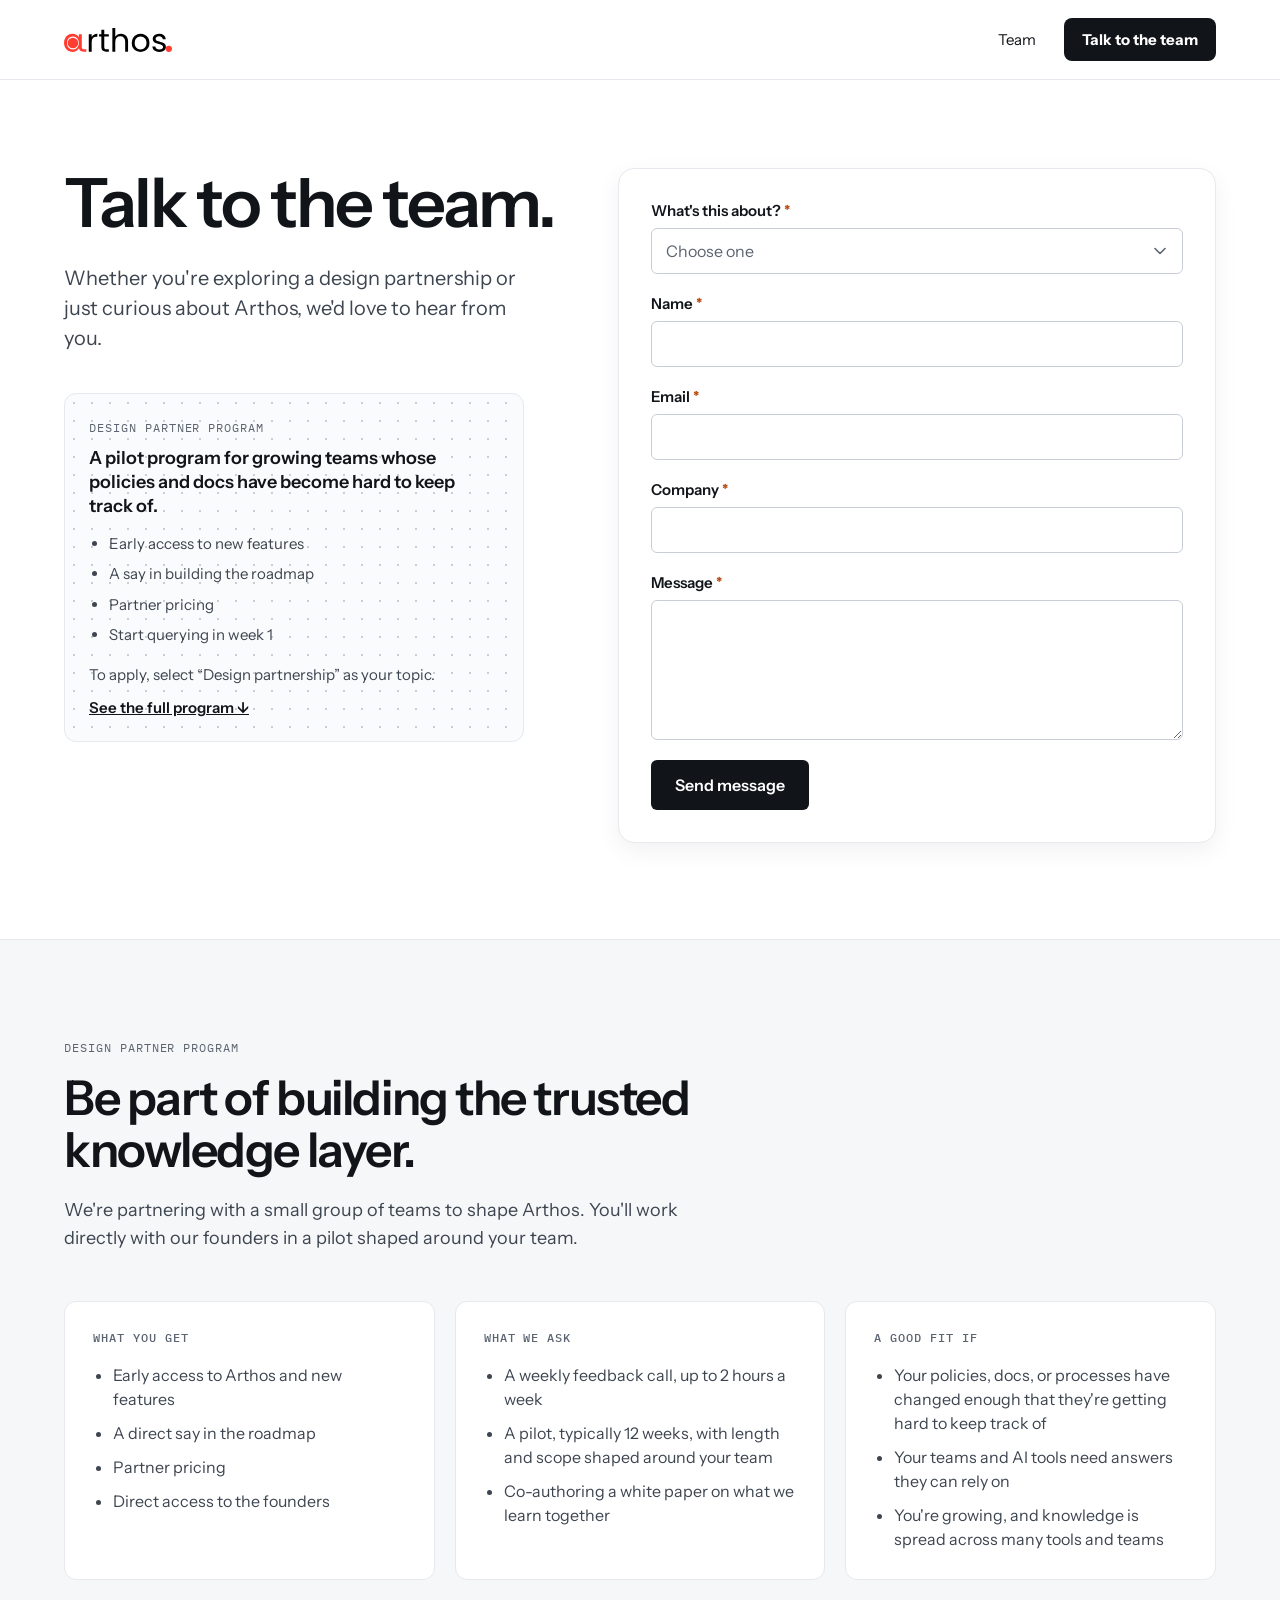
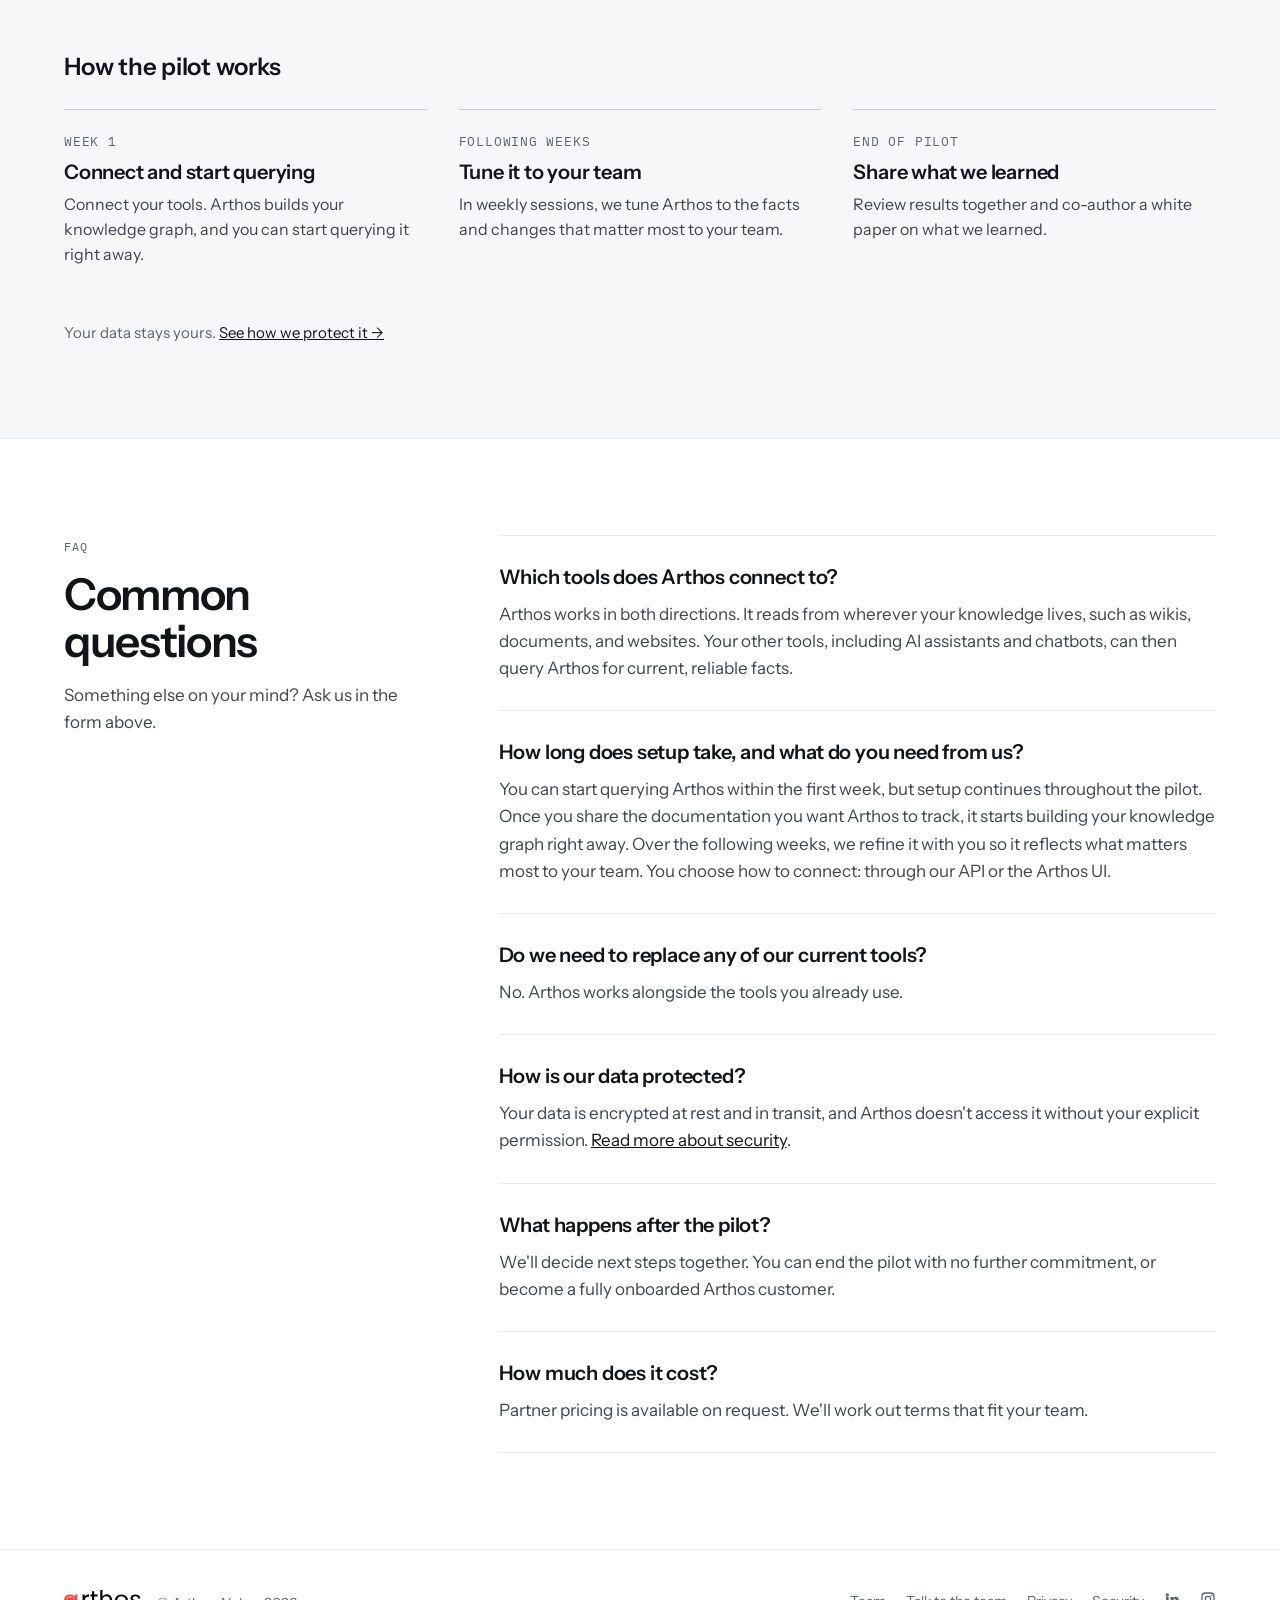
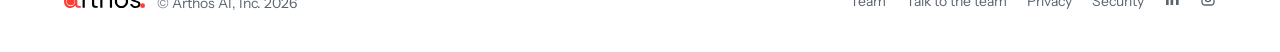
<file: contact.html>
<!DOCTYPE html>
<html lang="en">
<head>
    <!-- Google tag (gtag.js) -->
    <script async src="https://www.googletagmanager.com/gtag/js?id=G-LE1PLTP1VG"></script>
    <script>
      window.dataLayer = window.dataLayer || [];
      function gtag(){dataLayer.push(arguments);}
      gtag('js', new Date());
      gtag('config', 'G-LE1PLTP1VG');
    </script>
    <meta charset="UTF-8">
    <meta name="viewport" content="width=device-width, initial-scale=1.0">

    <title>Talk to the Arthos team</title>
    <meta name="description" content="Tell us where knowledge drifts in your organization. We'll show you what we're building, and how you can help shape it.">

    <!-- Open Graph Meta Tags -->
    <meta property="og:title" content="Talk to the Arthos team">
    <meta property="og:description" content="Tell us where knowledge drifts in your organization. We'll show you what we're building, and how you can help shape it.">
    <meta name="image" property="og:image" content="https://arthos.ai/assets/og-2026.png">
    <meta property="og:image:width" content="1200">
    <meta property="og:image:height" content="630">
    <meta property="og:image:type" content="image/png">
    <meta property="og:image:alt" content="Arthos AI Logo">
    <meta property="og:url" content="https://arthos.ai/contact.html">
    <meta property="og:type" content="website">
    <meta property="og:site_name" content="Arthos AI">

    <!-- Twitter Card Meta Tags -->
    <meta name="twitter:card" content="summary_large_image">
    <meta name="twitter:title" content="Talk to the Arthos team">
    <meta name="twitter:description" content="Tell us where knowledge drifts in your organization. We'll show you what we're building, and how you can help shape it.">
    <meta name="twitter:image" content="https://arthos.ai/assets/og-2026.png">

    <!-- Favicon -->
    <link rel="icon" type="image/svg+xml" href="/assets/favicon.svg">
    <link rel="icon" type="image/x-icon" href="/assets/favicon.ico">

    <!-- Preconnect for Google Fonts -->
    <link rel="preconnect" href="https://fonts.googleapis.com">
    <link rel="preconnect" href="https://fonts.gstatic.com" crossorigin>
    <link href="https://fonts.googleapis.com/css2?family=Instrument+Sans:wght@400;500;600;700&family=IBM+Plex+Mono:wght@400;500&display=swap" rel="stylesheet">
<style>
  :root {
    --ink: #111418;
    --body-text: #3D4550;
    --muted: #5B6470;
    --border: #E6E9ED;
    --acted: #1F5FD1;
    --req: #B8460A;
    --bg-light: #F6F7F9;
  }

  * { box-sizing: border-box; }

  body {
    margin: 0;
    background: #FFFFFF;
    color: var(--ink);
    font-family: 'Instrument Sans', system-ui, sans-serif;
    -webkit-font-smoothing: antialiased;
  }

  a { color: var(--ink); text-decoration: none; }
  a:hover { color: var(--acted); }
  p a { text-decoration: underline; }

  .wrap { max-width: 1200px; margin: 0 auto; padding: 0 24px; }

  .dots {
    background-color: #FAFBFC;
    background-image: radial-gradient(#C9CED6 1px, transparent 1px);
    background-size: 18px 18px;
  }

  nav.site-nav { border-bottom: 1px solid var(--border); position: sticky; top: 0; z-index: 20; background: #FFFFFF; }
  .site-nav .wrap { display: flex; align-items: center; justify-content: space-between; padding: 18px 24px; gap: 16px; flex-wrap: wrap; }
  .nav-brand { display: inline-flex; align-items: center; }
  .nav-brand img { display: block; height: 24px; width: auto; }
  .nav-links { display: flex; align-items: center; gap: 28px; flex-wrap: wrap; font-size: 15px; }
  .nav-cta { background: var(--ink); color: #FFFFFF !important; padding: 12px 18px; border-radius: 8px; font-weight: 600; }
  .nav-cta.nav-current { font-weight: 700; }
  .nav-cta:hover { color: #FFFFFF !important; opacity: 0.9; }

  .contact-row { padding: 88px 24px 96px; max-width: 1200px; margin: 0 auto; display: flex; flex-wrap: wrap; gap: 56px; align-items: flex-start; }
  .contact-copy { flex: 1 1 380px; min-width: 0; }
  .contact-copy h1 { margin: 0; font-size: clamp(40px, 5.5vw, 68px); line-height: 1.04; letter-spacing: -0.035em; font-weight: 600; text-wrap: balance; }
  .contact-copy p { margin: 24px 0 0; max-width: 460px; font-size: 20px; line-height: 1.5; color: var(--body-text); }

  .eyebrow { font-family: 'IBM Plex Mono', monospace; font-size: 12px; letter-spacing: .08em; text-transform: uppercase; color: var(--muted); }

  .partner-note { margin-top: 40px; max-width: 460px; border: 1px solid var(--border); border-radius: 12px; padding: 22px 24px; }
  .partner-note .title { margin-top: 10px; font-size: 18px; font-weight: 600; line-height: 1.35; }
  .partner-note ul { margin: 14px 0 0; padding-left: 20px; display: flex; flex-direction: column; gap: 8px; font-size: 15px; line-height: 1.5; color: var(--body-text); }
  .partner-note p { margin: 16px 0 0; font-size: 15px; line-height: 1.55; color: var(--body-text); max-width: none; }
  .partner-note .see-more { margin-top: 10px; }
  .partner-note .see-more a { font-weight: 600; }

  .partner-section { background: var(--bg-light); border-top: 1px solid var(--border); }
  .partner-section .wrap { padding: 96px 24px; }
  .partner-section h2 { margin: 16px 0 0; max-width: 820px; font-size: clamp(32px, 4vw, 48px); line-height: 1.08; letter-spacing: -0.03em; font-weight: 600; }
  .partner-section .section-intro { margin: 20px 0 0; max-width: 640px; font-size: 18px; line-height: 1.6; color: var(--body-text); }

  .partner-cards { margin-top: 48px; display: grid; grid-template-columns: repeat(auto-fit, minmax(280px, 1fr)); gap: 20px; }
  .partner-card { background: #FFFFFF; border: 1px solid var(--border); border-radius: 12px; padding: 28px; }
  .partner-card h3 { margin: 0; font-family: 'IBM Plex Mono', monospace; font-size: 12px; letter-spacing: .08em; text-transform: uppercase; font-weight: 500; color: var(--muted); }
  .partner-card ul { margin: 18px 0 0; padding-left: 20px; display: flex; flex-direction: column; gap: 10px; font-size: 16px; line-height: 1.5; color: var(--body-text); }

  .partner-steps-head { margin: 72px 0 0; font-size: 24px; letter-spacing: -0.01em; font-weight: 600; }
  .partner-steps { margin-top: 28px; display: grid; grid-template-columns: repeat(auto-fit, minmax(260px, 1fr)); gap: 32px; }
  .partner-step { border-top: 1px solid #C9CED6; padding-top: 20px; }
  .partner-step .eyebrow { letter-spacing: .06em; font-size: 13px; }
  .partner-step .step-title { margin-top: 10px; font-size: 20px; font-weight: 600; letter-spacing: -0.01em; }
  .partner-step p { margin: 8px 0 0; font-size: 16px; line-height: 1.55; color: var(--body-text); }

  .partner-close { margin: 56px 0 0; font-size: 15px; color: var(--muted); }

  .faq-section { border-top: 1px solid var(--border); }
  .faq-row { max-width: 1200px; margin: 0 auto; padding: 96px 24px; display: flex; flex-wrap: wrap; gap: 56px; align-items: flex-start; }
  .faq-head { flex: 1 1 300px; min-width: 0; }
  .faq-head h2 { margin: 16px 0 0; font-size: clamp(32px, 4vw, 44px); line-height: 1.08; letter-spacing: -0.03em; font-weight: 600; }
  .faq-head p { margin: 16px 0 0; max-width: 340px; font-size: 17px; line-height: 1.6; color: var(--body-text); }
  .faq-list { flex: 2 1 560px; min-width: 0; display: flex; flex-direction: column; }
  .faq-item { border-top: 1px solid var(--border); padding: 28px 0; }
  .faq-item:last-child { border-bottom: 1px solid var(--border); }
  .faq-item h3 { margin: 0; font-size: 20px; line-height: 1.35; letter-spacing: -0.01em; font-weight: 600; }
  .faq-item p { margin: 10px 0 0; font-size: 17px; line-height: 1.6; color: var(--body-text); }

  form.contact-form {
    flex: 1 1 480px;
    min-width: 0;
    border: 1px solid var(--border);
    border-radius: 16px;
    padding: 32px;
    display: flex;
    flex-direction: column;
    gap: 20px;
    background: #FFFFFF;
    box-shadow: 0 8px 24px rgba(17, 20, 24, .06);
  }
  form.contact-form[hidden] { display: none; }

  .honeypot-field { position: absolute; left: -9999px; width: 1px; height: 1px; overflow: hidden; }

  .fl { display: block; font-size: 15px; font-weight: 600; margin-bottom: 8px; }
  .fi {
    display: block;
    width: 100%;
    box-sizing: border-box;
    font: inherit;
    font-size: 16px;
    color: var(--ink);
    background: #FFFFFF;
    border: 1px solid #C9CED6;
    border-radius: 6px;
    padding: 12px 14px;
    min-height: 46px;
  }
  .fi:focus { outline: 2px solid var(--acted); outline-offset: 1px; border-color: var(--acted); }
  textarea.fi { resize: vertical; min-height: 140px; }
  .req { color: var(--req); }

  select.fi {
    appearance: none;
    -webkit-appearance: none;
    cursor: pointer;
    padding-right: 44px;
    background-image: url("data:image/svg+xml,%3Csvg xmlns='http://www.w3.org/2000/svg' width='12' height='8' viewBox='0 0 12 8'%3E%3Cpath d='M1 1.5l5 5 5-5' fill='none' stroke='%235B6470' stroke-width='1.6' stroke-linecap='round' stroke-linejoin='round'/%3E%3C/svg%3E");
    background-repeat: no-repeat;
    background-position: right 16px center;
  }
  select.fi:invalid { color: var(--muted); }
  select.fi option { color: var(--ink); font-family: 'Instrument Sans', system-ui, sans-serif; font-size: 16px; }
  @supports (appearance: base-select) {
    select.fi, select.fi::picker(select) { appearance: base-select; }
    select.fi::picker-icon { display: none; }
    select.fi::picker(select) { font-family: 'Instrument Sans', system-ui, sans-serif; background: #FFFFFF; border: 1px solid #C9CED6; border-radius: 8px; box-shadow: 0 8px 24px rgba(17,20,24,.12); padding: 6px; margin-top: 4px; }
    select.fi option { padding: 10px 12px; border-radius: 6px; cursor: pointer; }
    select.fi option:hover, select.fi option:focus-visible { background: #F1F3F6; outline: none; }
    select.fi option:checked { font-weight: 600; }
    select.fi option::checkmark { display: none; }
  }

  .form-submit {
    align-self: flex-start;
    font: inherit;
    font-size: 16px;
    font-weight: 600;
    background: var(--ink);
    color: #FFFFFF;
    border: 0;
    border-radius: 6px;
    padding: 15px 24px;
    min-height: 48px;
    cursor: pointer;
  }
  .form-submit:disabled { opacity: 0.6; cursor: default; }

  .form-status {
    margin: 0 0 4px;
    padding: 14px 18px;
    border-radius: 8px;
    font-size: 15px;
    line-height: 1.5;
  }
  .form-status.error { background: rgba(217, 83, 11, 0.08); border: 1px solid rgba(217, 83, 11, 0.3); color: var(--req); }

  .form-confirm {
    width: 100%;
    max-width: 560px;
    margin: 0 auto;
    border: 1px solid var(--border);
    border-radius: 12px;
    padding: 40px 36px;
    background: #F6F7F9;
    text-align: center;
  }
  .form-confirm .tag {
    display: block;
    font-family: 'IBM Plex Mono', monospace;
    font-size: 11px;
    letter-spacing: .08em;
    text-transform: uppercase;
    color: var(--acted);
    margin: 0 0 12px;
  }
  .form-confirm h2 {
    margin: 0 0 12px;
    font-size: 24px;
    font-weight: 600;
    letter-spacing: -0.01em;
  }
  .form-confirm p {
    margin: 0;
    font-size: 16px;
    line-height: 1.6;
    color: var(--body-text);
  }

  footer.site-foot { border-top: 1px solid var(--border); }
  footer.site-foot .wrap { padding: 40px 24px; display: flex; justify-content: space-between; gap: 16px; flex-wrap: wrap; font-size: 14px; color: var(--muted); }
  .foot-left { display: flex; align-items: baseline; gap: 12px; flex-wrap: wrap; }
  .foot-brand { display: inline-flex; align-items: center; }
  .foot-brand img { display: block; height: 18px; width: auto; }
  .foot-links { display: flex; align-items: center; gap: 20px; flex-wrap: wrap; }
  .foot-social-group { display: inline-flex; align-items: center; gap: 20px; }
  .foot-links a { color: var(--muted); }
</style>
</head>
<body>
<script>
  if ('scrollRestoration' in history) { history.scrollRestoration = 'manual'; }
  function toTop() {
    if (location.hash) { return; }
    window.scrollTo(0, 0);
    document.documentElement.scrollTop = 0;
    document.body.scrollTop = 0;
  }
  toTop();
  document.addEventListener('DOMContentLoaded', toTop);
  window.addEventListener('load', toTop);
  window.addEventListener('pageshow', toTop);
  setTimeout(toTop, 0);
  setTimeout(toTop, 150);
</script>

<nav class="site-nav">
  <div class="wrap">
    <a class="nav-brand" href="/"><img src="/assets/arthos-wordmark.svg" alt="Arthos"></a>
    <div class="nav-links">
      <a href="/about.html">Team</a>
      <a class="nav-cta nav-current" href="/contact.html" onclick="window.scrollTo({top:0,behavior:'smooth'});return false;">Talk to the team</a>
    </div>
  </div>
</nav>

<div class="contact-row">
  <div id="contact-copy" class="contact-copy">
    <h1>Talk to the team.</h1>
    <p>Whether you're exploring a design partnership or just curious about Arthos, we'd love to hear from you.</p>
    <div class="dots partner-note">
      <span class="eyebrow">Design partner program</span>
      <div class="title">A pilot program for growing teams whose policies and docs have become hard to keep track of.</div>
      <ul>
        <li>Early access to new features</li>
        <li>A say in building the roadmap</li>
        <li>Partner pricing</li>
        <li>Start querying in week 1</li>
      </ul>
      <p>To apply, select &ldquo;Design partnership&rdquo; as your topic.</p>
      <p class="see-more"><a href="#partner-program">See the full program &darr;</a></p>
    </div>
  </div>

  <div id="form-confirm" class="form-confirm" hidden>
    <span class="tag">Message received</span>
    <h2>Thanks &mdash; we got your message.</h2>
    <p>We'll follow up with next steps ASAP.</p>
  </div>

  <form id="contact-form" class="contact-form" action="https://formspree.io/f/mdkljvvg" method="POST">
    <div id="form-error" class="form-status error" hidden>Something went wrong sending that. Please try again, or email us directly.</div>
    <div class="honeypot-field">
      <label for="website">Website (leave blank)</label>
      <input type="text" id="website" name="website" tabindex="-1" autocomplete="off">
    </div>

    <div>
      <label class="fl" for="topic">What's this about? <span class="req">*</span></label>
      <select class="fi" id="topic" name="topic" required>
        <option value="" disabled selected hidden>Choose one</option>
        <option value="Design partnership">Design partnership</option>
        <option value="General question">General question</option>
        <option value="Press">Press</option>
        <option value="Other">Other</option>
      </select>
    </div>

    <div>
      <label class="fl" for="name">Name <span class="req">*</span></label>
      <input class="fi" type="text" id="name" name="name" required autocomplete="name">
    </div>

    <div>
      <label class="fl" for="email">Email <span class="req">*</span></label>
      <input class="fi" type="email" id="email" name="email" required autocomplete="email">
    </div>

    <div>
      <label class="fl" for="company">Company <span class="req">*</span></label>
      <input class="fi" type="text" id="company" name="company" required autocomplete="organization">
    </div>

    <div>
      <label class="fl" for="message">Message <span class="req">*</span></label>
      <textarea class="fi" id="message" name="message" required rows="5"></textarea>
    </div>

    <button type="submit" class="form-submit" id="submit-btn">Send message</button>
  </form>
</div>

<section id="partner-program" class="partner-section">
  <div class="wrap">
    <span class="eyebrow">Design partner program</span>
    <h2>Be part of building the trusted knowledge layer.</h2>
    <p class="section-intro">We're partnering with a small group of teams to shape Arthos. You'll work directly with our founders in a pilot shaped around your team.</p>

    <div class="partner-cards">
      <div class="partner-card">
        <h3>What you get</h3>
        <ul>
          <li>Early access to Arthos and new features</li>
          <li>A direct say in the roadmap</li>
          <li>Partner pricing</li>
          <li>Direct access to the founders</li>
        </ul>
      </div>
      <div class="partner-card">
        <h3>What we ask</h3>
        <ul>
          <li>A weekly feedback call, up to 2 hours a week</li>
          <li>A pilot, typically 12 weeks, with length and scope shaped around your team</li>
          <li>Co-authoring a white paper on what we learn together</li>
        </ul>
      </div>
      <div class="partner-card">
        <h3>A good fit if</h3>
        <ul>
          <li>Your policies, docs, or processes have changed enough that they're getting hard to keep track of</li>
          <li>Your teams and AI tools need answers they can rely on</li>
          <li>You're growing, and knowledge is spread across many tools and teams</li>
        </ul>
      </div>
    </div>

    <h3 class="partner-steps-head">How the pilot works</h3>
    <div class="partner-steps">
      <div class="partner-step">
        <span class="eyebrow">Week 1</span>
        <div class="step-title">Connect and start querying</div>
        <p>Connect your tools. Arthos builds your knowledge graph, and you can start querying it right away.</p>
      </div>
      <div class="partner-step">
        <span class="eyebrow">Following weeks</span>
        <div class="step-title">Tune it to your team</div>
        <p>In weekly sessions, we tune Arthos to the facts and changes that matter most to your team.</p>
      </div>
      <div class="partner-step">
        <span class="eyebrow">End of pilot</span>
        <div class="step-title">Share what we learned</div>
        <p>Review results together and co-author a white paper on what we learned.</p>
      </div>
    </div>

    <p class="partner-close">Your data stays yours. <a href="/security/">See how we protect it &rarr;</a></p>
  </div>
</section>

<section id="faq" class="faq-section">
  <div class="faq-row">
    <div class="faq-head">
      <span class="eyebrow">FAQ</span>
      <h2>Common questions</h2>
      <p>Something else on your mind? Ask us in the form above.</p>
    </div>
    <div class="faq-list">
      <div class="faq-item">
        <h3>Which tools does Arthos connect to?</h3>
        <p>Arthos works in both directions. It reads from wherever your knowledge lives, such as wikis, documents, and websites. Your other tools, including AI assistants and chatbots, can then query Arthos for current, reliable facts.</p>
      </div>
      <div class="faq-item">
        <h3>How long does setup take, and what do you need from us?</h3>
        <p>You can start querying Arthos within the first week, but setup continues throughout the pilot. Once you share the documentation you want Arthos to track, it starts building your knowledge graph right away. Over the following weeks, we refine it with you so it reflects what matters most to your team. You choose how to connect: through our API or the Arthos UI.</p>
      </div>
      <div class="faq-item">
        <h3>Do we need to replace any of our current tools?</h3>
        <p>No. Arthos works alongside the tools you already use.</p>
      </div>
      <div class="faq-item">
        <h3>How is our data protected?</h3>
        <p>Your data is encrypted at rest and in transit, and Arthos doesn't access it without your explicit permission. <a href="/security/">Read more about security</a>.</p>
      </div>
      <div class="faq-item">
        <h3>What happens after the pilot?</h3>
        <p>We'll decide next steps together. You can end the pilot with no further commitment, or become a fully onboarded Arthos customer.</p>
      </div>
      <div class="faq-item">
        <h3>How much does it cost?</h3>
        <p>Partner pricing is available on request. We'll work out terms that fit your team.</p>
      </div>
    </div>
  </div>
</section>

<footer class="site-foot">
  <div class="wrap">
    <span class="foot-left">
      <span class="foot-brand"><img src="/assets/arthos-wordmark.svg" alt="Arthos"></span>
      <span class="foot-copy">&copy; Arthos AI, Inc. <span id="copy-year"></span></span>
    </span>
    <span class="foot-links">
      <a href="/about.html">Team</a>
      <a href="/contact.html" onclick="window.scrollTo({top:0,behavior:'smooth'});return false;">Talk to the team</a>
      <a href="/privacy/">Privacy</a>
      <a href="/security/">Security</a>
      <span class="foot-social-group">
        <a href="https://www.linkedin.com/company/arthos-ai/" target="_blank" rel="noopener" aria-label="LinkedIn" class="foot-social"><svg width="16" height="16" viewBox="0 0 24 24" fill="currentColor" aria-hidden="true"><path d="M4.98 3.5a2.5 2.5 0 1 1 0 5 2.5 2.5 0 0 1 0-5zM3 9h4v12H3V9zm7 0h3.6v1.64h.05c.5-.95 1.73-1.95 3.56-1.95C21.2 8.69 22 11.1 22 14.3V21h-4v-5.9c0-1.4-.03-3.2-1.95-3.2-1.96 0-2.26 1.53-2.26 3.1V21h-4V9z"/></svg></a>
        <a href="https://www.instagram.com/arthosai" target="_blank" rel="noopener" aria-label="Instagram" class="foot-social"><svg width="16" height="16" viewBox="0 0 24 24" fill="none" stroke="currentColor" stroke-width="2" aria-hidden="true"><rect x="3" y="3" width="18" height="18" rx="5"/><circle cx="12" cy="12" r="4"/><circle cx="17.3" cy="6.7" r="1.2" fill="currentColor" stroke="none"/></svg></a>
      </span>
    </span>
  </div>
</footer>

<script>
  (function () {
    var form = document.getElementById('contact-form');
    var contactCopy = document.getElementById('contact-copy');
    var confirmCard = document.getElementById('form-confirm');
    var errorMsg = document.getElementById('form-error');
    var submitBtn = document.getElementById('submit-btn');

    function isValidEmail(email) {
      return /^[^\s@]+@[^\s@]+\.[^\s@]+$/.test(email);
    }

    form.addEventListener('submit', async function (e) {
      e.preventDefault();
      errorMsg.hidden = true;

      var honeypot = document.getElementById('website').value.trim();
      var topic = document.getElementById('topic').value.trim();
      var name = document.getElementById('name').value.trim();
      var email = document.getElementById('email').value.trim();
      var company = document.getElementById('company').value.trim();
      var message = document.getElementById('message').value.trim();

      if (honeypot) { return; }
      if (!topic || !name || !email || !company || !message || !isValidEmail(email)) {
        errorMsg.textContent = 'Please fill in what this is about, your name, company, a valid email, and a message.';
        errorMsg.hidden = false;
        return;
      }

      var originalText = submitBtn.textContent;
      submitBtn.textContent = 'Sending...';
      submitBtn.disabled = true;

      try {
        var res = await fetch(form.action, {
          method: 'POST',
          body: new FormData(form),
          headers: { 'Accept': 'application/json' }
        });
        if (res.ok) {
          form.reset();
          form.hidden = true;
          contactCopy.hidden = true;
          confirmCard.hidden = false;
        } else {
          throw new Error('bad response');
        }
      } catch (err) {
        errorMsg.textContent = 'Something went wrong sending that. Please try again, or email us directly.';
        errorMsg.hidden = false;
      } finally {
        submitBtn.textContent = originalText;
        submitBtn.disabled = false;
      }
    });
  })();
</script>
<script>document.getElementById('copy-year').textContent = new Date().getFullYear();</script>
</body>
</html>
</file>
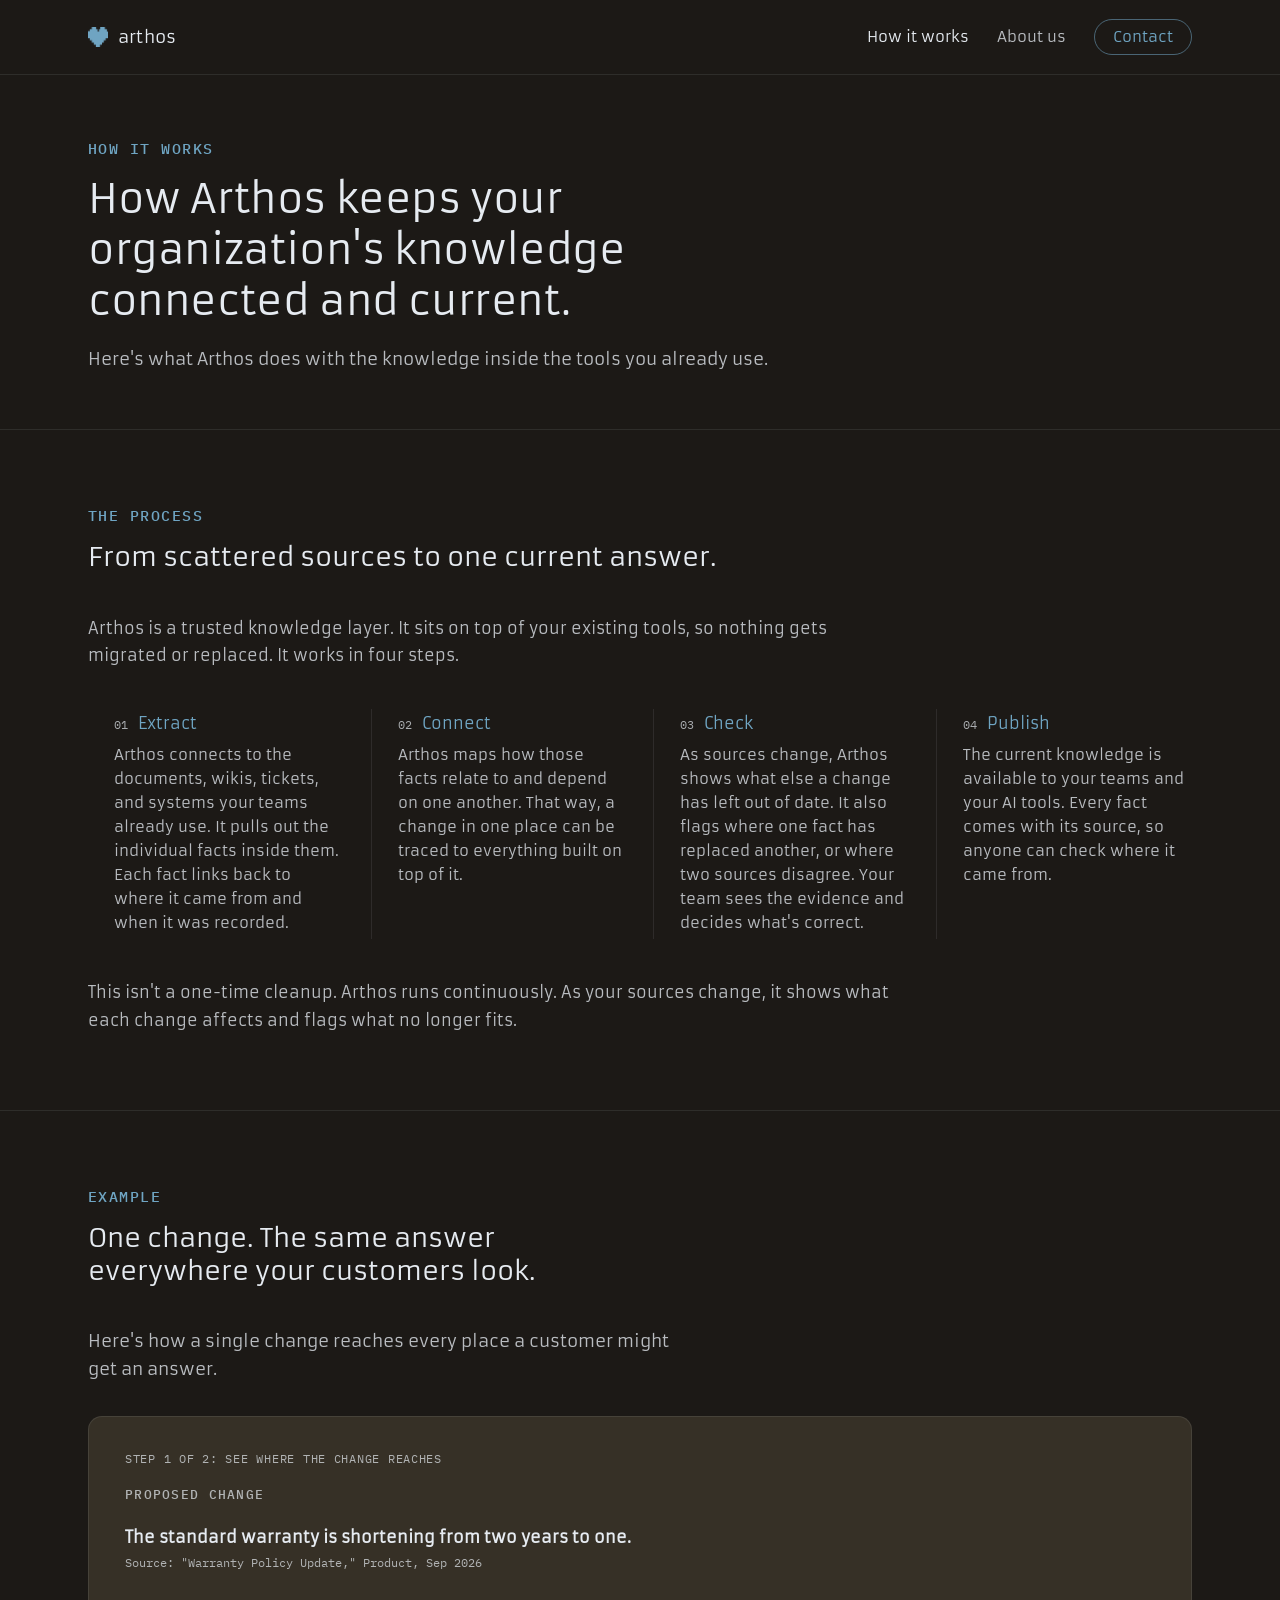
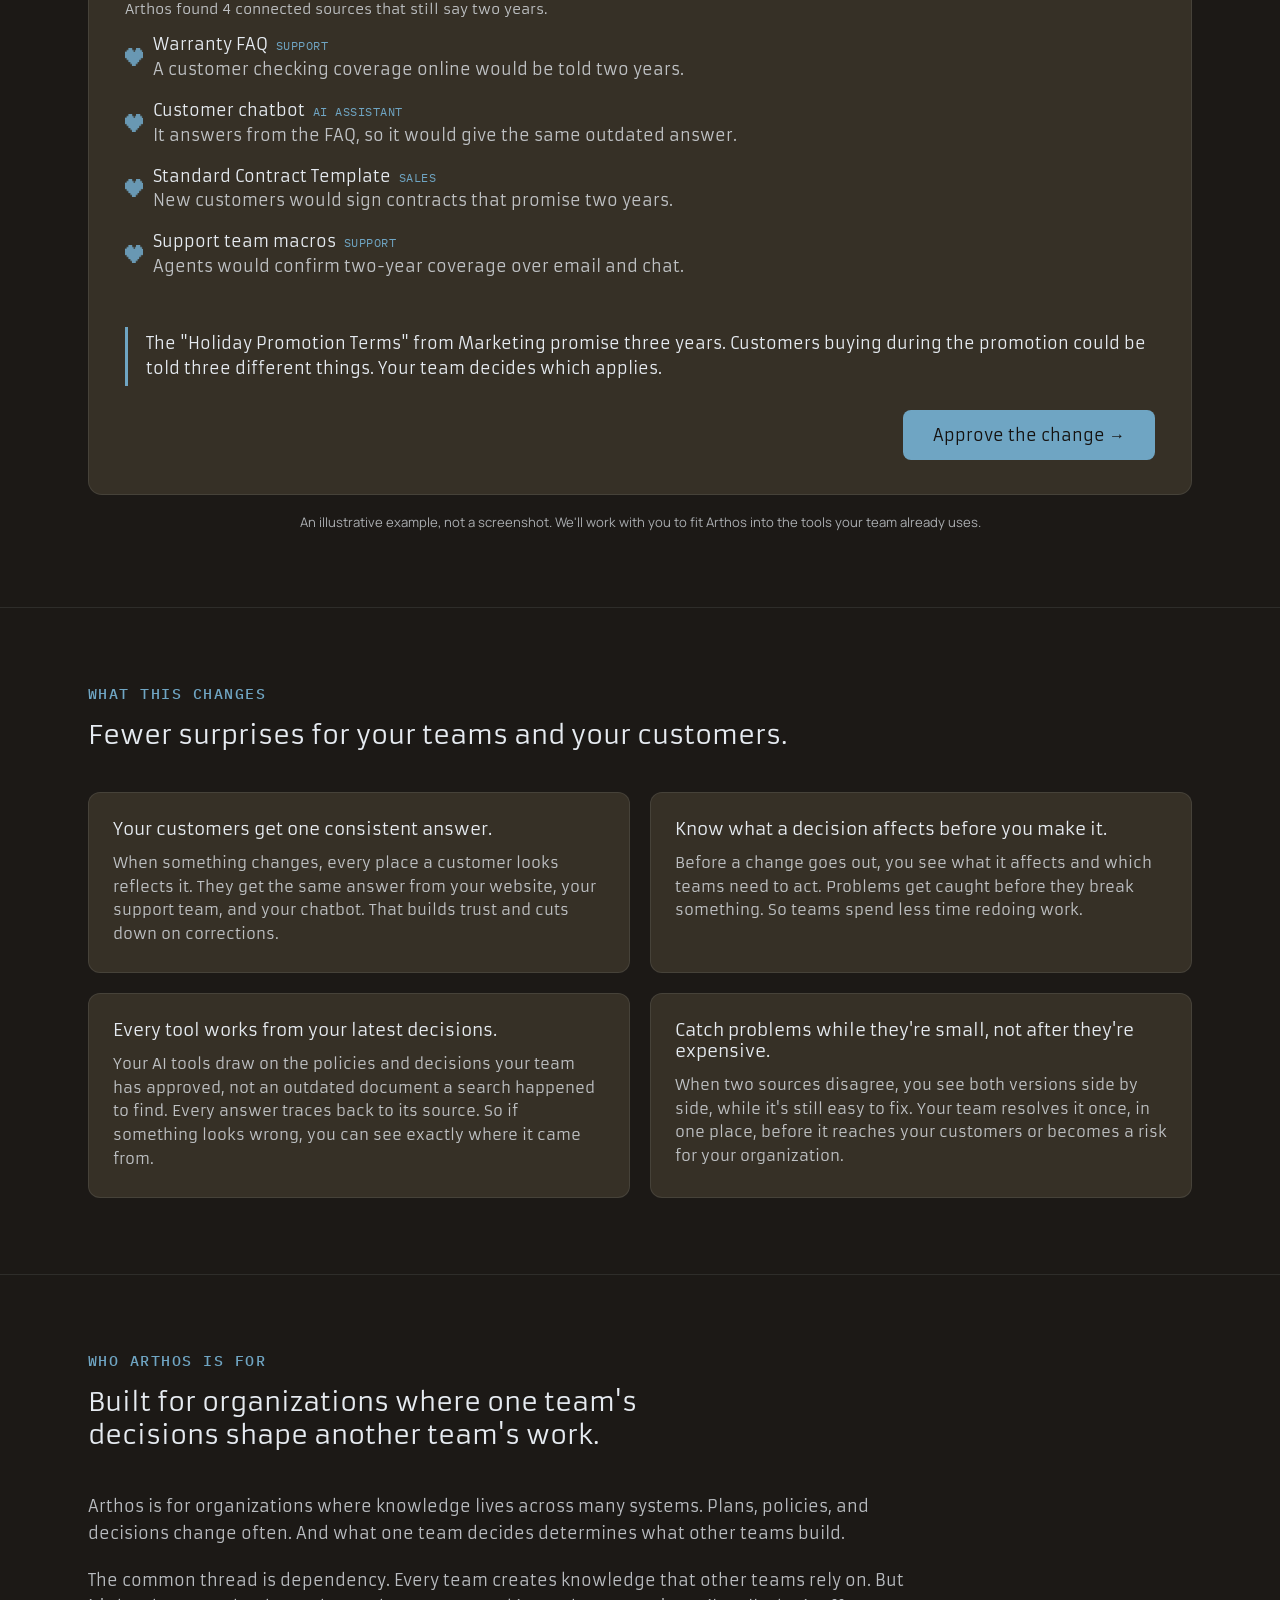
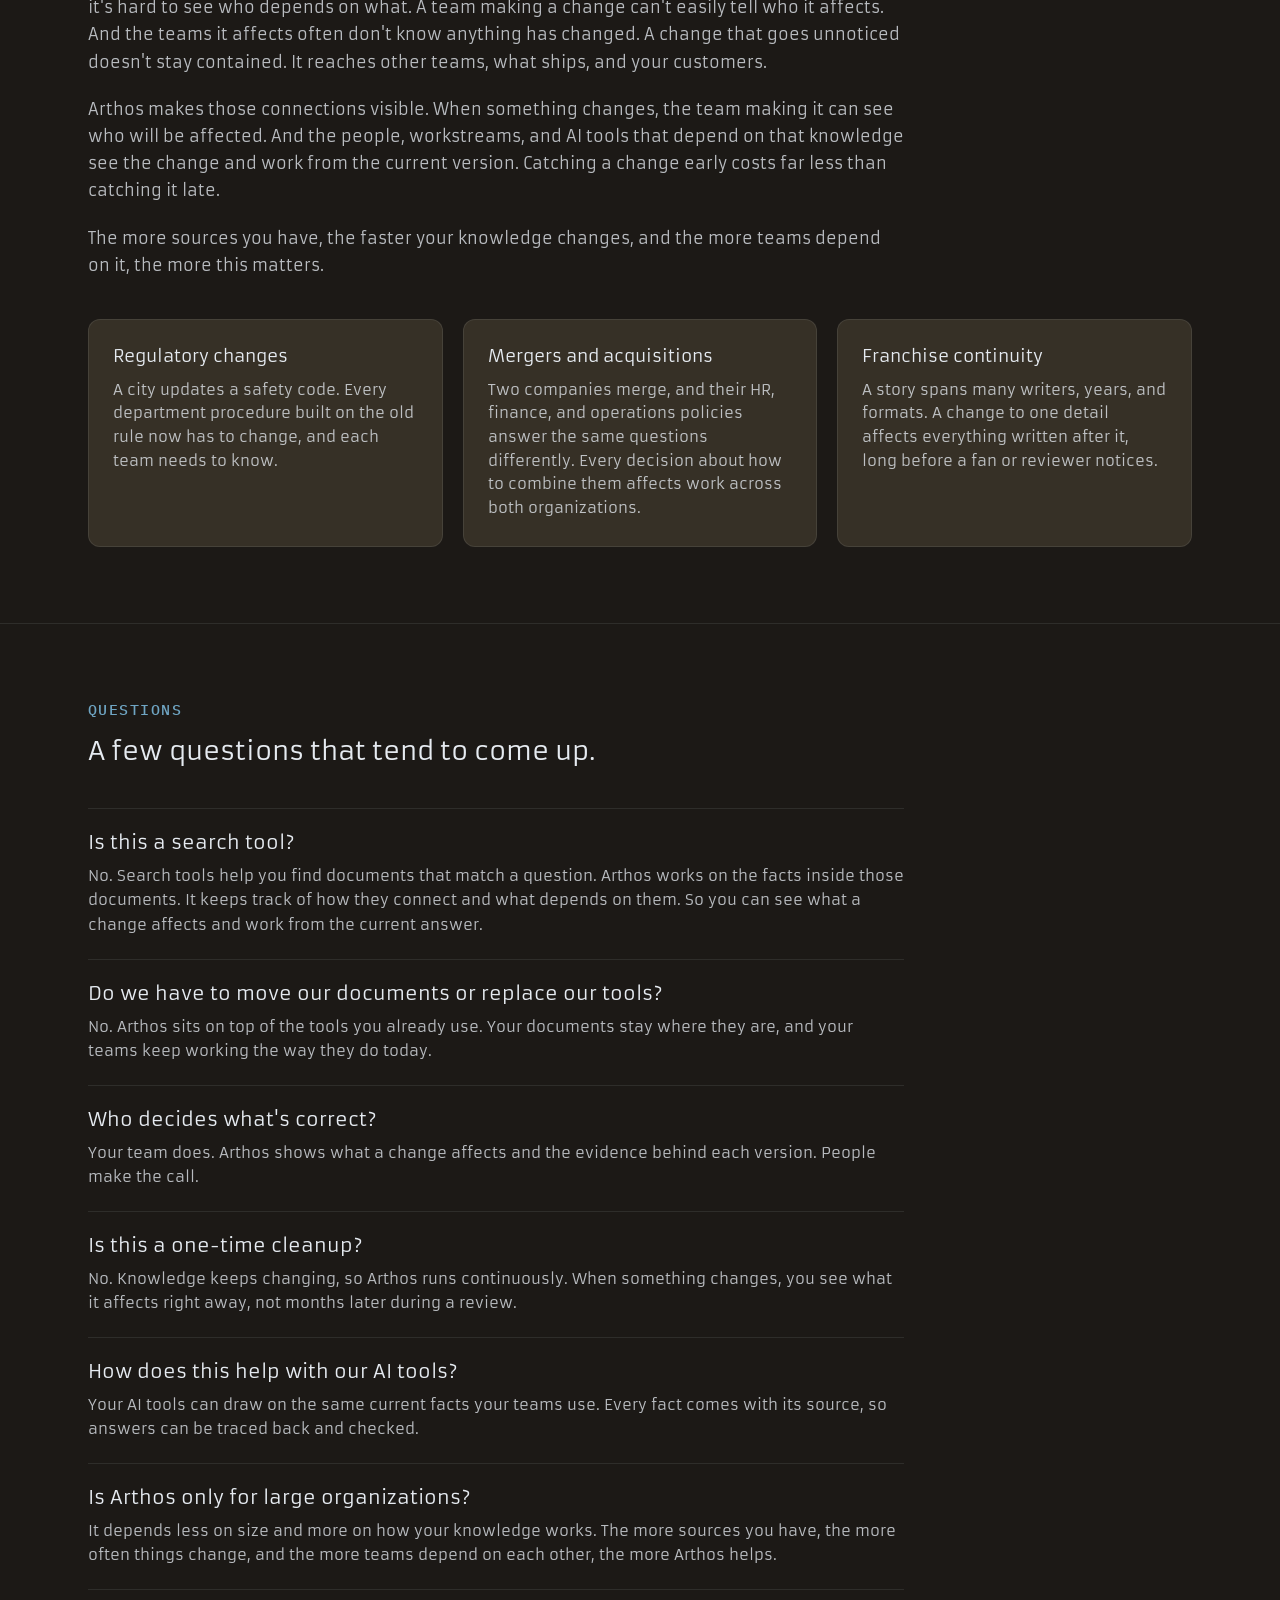
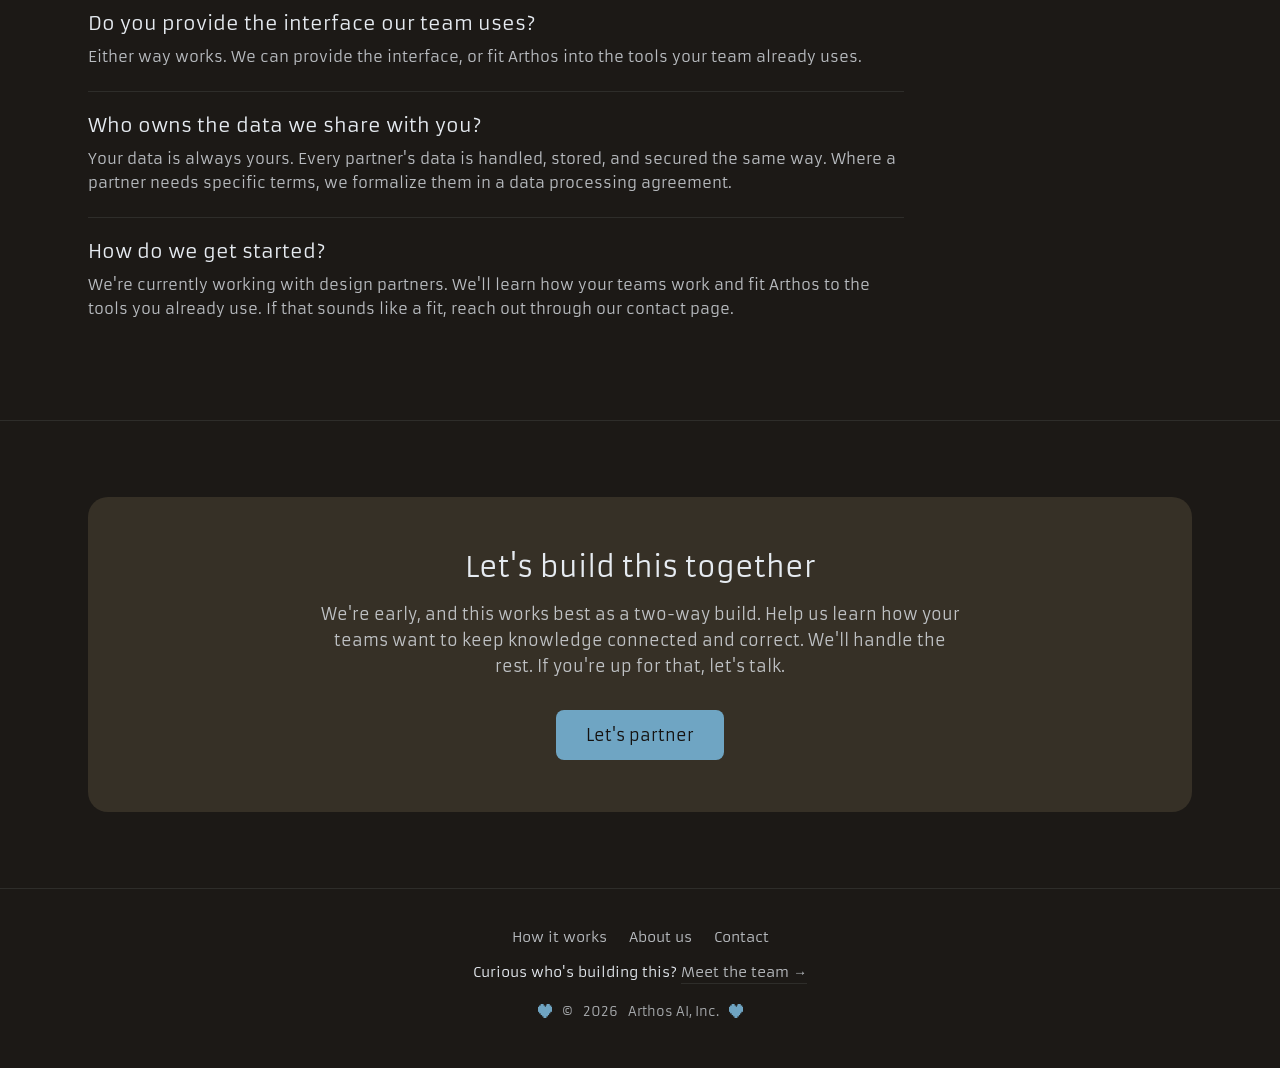
<file: how-it-works.html>
<!DOCTYPE html>
<html lang="en">
<head>
    <!-- Google tag (gtag.js) -->
    <script async src="https://www.googletagmanager.com/gtag/js?id=G-LE1PLTP1VG"></script>
    <script>
      window.dataLayer = window.dataLayer || [];
      function gtag(){dataLayer.push(arguments);}
      gtag('js', new Date());
      gtag('config', 'G-LE1PLTP1VG');
    </script>
    <meta charset="UTF-8">
    <meta name="viewport" content="width=device-width, initial-scale=1.0">

    <title>How It Works | Arthos AI</title>
    <meta name="description" content="See how Arthos connects the knowledge across your tools, shows what a change affects, and keeps teams and AI tools working from the current answer.">

    <!-- Open Graph Meta Tags -->
    <meta property="og:title" content="How It Works | Arthos AI">
    <meta property="og:description" content="See how Arthos connects the knowledge across your tools, shows what a change affects, and keeps teams and AI tools working from the current answer.">
    <meta name="image" property="og:image" content="https://arthos.ai/assets/og-2026.png">
    <meta property="og:image:width" content="1200">
    <meta property="og:image:height" content="630">
    <meta property="og:image:type" content="image/png">
    <meta property="og:image:alt" content="Arthos AI Logo">
    <meta property="og:url" content="https://arthos.ai/how-it-works.html">
    <meta property="og:type" content="website">
    <meta property="og:site_name" content="Arthos AI">

    <!-- Twitter Card Meta Tags -->
    <meta name="twitter:card" content="summary_large_image">
    <meta name="twitter:title" content="How It Works | Arthos AI">
    <meta name="twitter:description" content="See how Arthos connects the knowledge across your tools, shows what a change affects, and keeps teams and AI tools working from the current answer.">
    <meta name="twitter:image" content="https://arthos.ai/assets/og-2026.png">

    <!-- Favicon -->
    <link rel="icon" type="image/x-icon" href="/assets/favicon.ico">

    <!-- Preconnect for Google Fonts -->
    <link rel="preconnect" href="https://fonts.googleapis.com">
    <link rel="preconnect" href="https://fonts.gstatic.com" crossorigin>
<style>
  @import url('https://fonts.googleapis.com/css2?family=Armata&family=Manrope:wght@400;600&family=IBM+Plex+Mono:wght@400;500&display=swap');

  :root {
    --bg: #1c1916;
    --bg-raise: #23201c;
    --card: #363026;
    --text: #e6ebf1;
    --text-dim: rgba(230, 235, 241, 0.78);
    --text-faint: rgba(230, 235, 241, 0.70);
    --accent: #6fa5c3;
    --accent-dim: rgba(111, 165, 195, 0.16);
    --line: rgba(230, 235, 241, 0.09);
  }

  * { box-sizing: border-box; }

  body {
    margin: 0;
    background: var(--bg);
    color: var(--text);
    font-family: 'Armata', sans-serif;
    -webkit-font-smoothing: antialiased;
  }

  .wrap {
    max-width: 1160px;
    margin: 0 auto;
    padding: 0 28px;
  }

  .mono {
    font-family: 'IBM Plex Mono', monospace;
  }

  .eyebrow {
    font-family: 'IBM Plex Mono', monospace;
    font-weight: 500;
    font-size: 0.92rem;
    letter-spacing: 0.1em;
    text-transform: uppercase;
    color: var(--accent);
    margin: 0 0 16px;
  }

  a { color: inherit; }

  /* --- nav --- */
  nav.site-nav {
    border-bottom: 1px solid var(--line);
    position: sticky;
    top: 0;
    z-index: 20;
    background: var(--bg);
  }

  .site-nav .wrap {
    display: flex;
    align-items: center;
    justify-content: space-between;
    height: 74px;
    gap: 24px;
  }

  .nav-brand {
    display: flex;
    align-items: center;
    gap: 10px;
    text-decoration: none;
    font-size: 1.05rem;
    letter-spacing: 0.01em;
  }

  .nav-brand img {
    width: 20px;
    height: 20px;
    display: block;
  }

  .nav-links {
    display: flex;
    align-items: center;
    gap: 28px;
    font-size: 0.92rem;
  }

  .nav-links a {
    text-decoration: none;
    color: var(--text-dim);
    transition: color 0.15s ease;
  }

  .nav-links a:hover,
  .nav-links a:focus-visible {
    color: var(--text);
  }

  .nav-current {
    color: var(--text) !important;
  }

  .nav-cta {
    border: 1px solid rgba(111, 165, 195, 0.55);
    border-radius: 999px;
    padding: 8px 18px !important;
    color: var(--accent) !important;
  }

  .nav-cta:hover,
  .nav-cta:focus-visible {
    background: var(--accent-dim);
  }

  /* --- hero --- */
  .hero {
    padding: 72px 0 88px;
  }

  .hero-grid {
    display: grid;
    grid-template-columns: 0.85fr 1.15fr;
    gap: 56px;
    align-items: center;
  }

  .hero-logo img {
    width: 100%;
    max-width: 320px;
    height: auto;
    display: block;
  }

  .hero h1 {
    font-weight: 400;
    font-size: clamp(1.9rem, 3.4vw, 2.7rem);
    line-height: 1.28;
    letter-spacing: -0.01em;
    margin: 0 0 20px;
    text-wrap: balance;
    max-width: 20ch;
  }

  .hero-sub {
    font-size: 1.05rem;
    line-height: 1.65;
    color: var(--text-dim);
    max-width: 46ch;
    margin: 0 0 32px;
  }

  .btn {
    display: inline-block;
    font-family: 'Armata', sans-serif;
    background: var(--accent);
    color: #14110f;
    border: none;
    padding: 15px 30px;
    border-radius: 8px;
    font-size: 1rem;
    text-decoration: none;
    cursor: pointer;
    transition: transform 0.1s ease, opacity 0.15s ease;
  }

  .btn:hover,
  .btn:focus-visible { opacity: 0.9; }
  .btn:active { transform: scale(0.98); }

  /* --- section scaffolding --- */
  section.block {
    padding: 76px 0;
    border-top: 1px solid var(--line);
  }

  .section-head {
    max-width: 60ch;
    margin: 0 0 40px;
  }

  .section-head h2 {
    font-weight: 400;
    font-size: clamp(1.35rem, 2vw, 1.7rem);
    margin: 0;
    line-height: 1.3;
    text-wrap: balance;
  }

  /* --- arc (sequence: real order, numbered) --- */
  .arc-row {
    display: grid;
    grid-template-columns: repeat(4, 1fr);
    column-gap: 26px;
  }

  .arc-step {
    position: relative;
    padding: 4px 0 4px 26px;
  }

  .arc-step + .arc-step {
    border-left: 1px solid var(--line);
  }

  .arc-num {
    font-family: 'IBM Plex Mono', monospace;
    font-size: 0.78rem;
    color: var(--text-faint);
    margin-right: 10px;
  }

  .arc-tag {
    font-size: 1.02rem;
    color: var(--accent);
    margin: 0 0 10px;
  }

  .arc-body {
    font-size: 0.94rem;
    line-height: 1.6;
    color: var(--text-dim);
    margin: 0;
  }

  /* --- use cases (parallel, not sequential: cards) --- */
  .usecase-row {
    display: grid;
    grid-template-columns: repeat(3, 1fr);
    gap: 20px;
  }

  .usecase-card {
    background: var(--card);
    border: 1px solid var(--line);
    border-radius: 12px;
    padding: 26px 24px;
  }

  .usecase-card h3 {
    font-weight: 400;
    font-size: 1.05rem;
    margin: 0 0 12px;
  }

  .usecase-card p {
    font-size: 0.92rem;
    line-height: 1.6;
    color: var(--text-dim);
    margin: 0;
  }

  /* --- secondary link (quiet, not a card/button) --- */
  .quiet-link {
    text-align: center;
    padding: 8px 0 72px;
  }

  .quiet-link a {
    font-family: 'IBM Plex Mono', monospace;
    font-weight: 500;
    font-size: 1.1rem;
    color: var(--text-dim);
    text-decoration: none;
    border-bottom: 1px solid var(--line);
    padding-bottom: 4px;
    transition: color 0.15s ease, border-color 0.15s ease;
  }

  .quiet-link a:hover,
  .quiet-link a:focus-visible {
    color: var(--accent);
    border-color: var(--accent);
  }

  /* --- closing CTA band --- */
  .cta-band {
    background: var(--card);
    border-radius: 20px;
    padding: 52px 48px;
    text-align: center;
  }

  .cta-band h2 {
    font-weight: 400;
    font-size: clamp(1.4rem, 2.2vw, 1.85rem);
    margin: 0 0 16px;
  }

  .cta-band p {
    font-size: 1rem;
    line-height: 1.65;
    color: var(--text-dim);
    max-width: 54ch;
    margin: 0 auto 30px;
  }

  /* --- footer --- */
  footer.site-foot {
    border-top: 1px solid var(--line);
    padding: 40px 0 48px;
  }

  .foot-nav {
    display: flex;
    justify-content: center;
    gap: 22px;
    font-size: 0.86rem;
    color: var(--text-dim);
    margin-bottom: 18px;
  }

  .foot-nav a {
    text-decoration: none;
    color: inherit;
  }

  .foot-nav a:hover,
  .foot-nav a:focus-visible { color: var(--text); }

  .foot-team {
    text-align: center;
    font-size: 0.86rem;
    margin-bottom: 22px;
  }

  .foot-team a {
    text-decoration: none;
    color: var(--text-dim);
    border-bottom: 1px solid var(--line);
    padding-bottom: 2px;
  }

  .foot-team a:hover,
  .foot-team a:focus-visible { color: var(--accent); border-color: var(--accent); }

  .foot-copy {
    display: flex;
    align-items: center;
    justify-content: center;
    gap: 10px;
    font-size: 0.82rem;
    color: var(--text-faint);
  }

  .foot-copy img {
    width: 14px;
    height: 14px;
    display: block;
  }

  
  /* --- page header (not a hero, no logo) --- */
  .page-head {
    padding: 64px 0 56px;
  }

  .page-head h1 {
    font-weight: 400;
    font-size: clamp(1.9rem, 3.2vw, 2.5rem);
    line-height: 1.28;
    letter-spacing: -0.01em;
    margin: 0 0 18px;
    text-wrap: balance;
    max-width: 26ch;
  }

  .page-head .hero-sub { margin: 0; max-width: 56ch; }

  /* --- placeholder panel (worked example, pending) --- */
  .placeholder-panel {
    border: 1px dashed var(--line);
    border-radius: 14px;
    padding: 40px 36px;
    text-align: center;
  }

  .placeholder-panel p {
    margin: 0;
    color: var(--text-faint);
    font-size: 0.95rem;
  }

  .placeholder-panel .eyebrow { margin-bottom: 12px; }

  /* --- example UI panel (an illustrative "your own tooling" surface, not a screenshot) --- */
  .example-panel {
    background: var(--card);
    border: 1px solid var(--line);
    border-radius: 14px;
    padding: 34px 36px;
    min-height: 34rem;
    display: flex;
  }

  .example-panel > div {
    display: flex;
    flex-direction: column;
    width: 100%;
  }

  .example-panel > div[hidden] {
    display: none;
  }

  .example-label {
    font-family: 'IBM Plex Mono', monospace;
    font-weight: 500;
    font-size: 0.8rem;
    letter-spacing: 0.1em;
    text-transform: uppercase;
    color: var(--text-faint);
    margin: 0 0 22px;
  }

  .example-statements {
    display: grid;
    gap: 16px;
    margin: 0 0 28px;
  }

  .example-statement {
    display: flex;
    align-items: flex-start;
    gap: 14px;
  }

  .example-tag {
    flex-shrink: 0;
    width: 24px;
    height: 24px;
    border-radius: 50%;
    border: 1px solid var(--line);
    display: flex;
    align-items: center;
    justify-content: center;
    font-family: 'IBM Plex Mono', monospace;
    font-size: 0.72rem;
    color: var(--text-dim);
    margin-top: 2px;
  }

  .example-statement p {
    margin: 0;
    font-size: 1rem;
    line-height: 1.55;
  }

  .example-item-title {
    font-size: 1rem;
    color: var(--text);
    margin: 0 0 4px;
  }

  .example-item-team {
    font-family: 'IBM Plex Mono', monospace;
    font-size: 0.72rem;
    letter-spacing: 0.04em;
    text-transform: uppercase;
    color: var(--accent);
    margin-left: 8px;
  }

  .example-item-detail {
    font-size: 0.92rem;
    line-height: 1.5;
    color: var(--text-dim);
    margin: 0;
  }

  .example-source {
    display: block;
    margin-top: 4px;
    font-family: 'IBM Plex Mono', monospace;
    font-size: 0.76rem;
    color: var(--text-faint);
  }

  .example-divider {
    border: none;
    border-top: 1px solid var(--line);
    margin: 0 0 24px;
  }

  .example-prompt {
    font-size: 0.9rem;
    color: var(--text-dim);
    margin: 0 0 14px;
  }

  .example-caption {
    font-family: 'Manrope', sans-serif;
    font-size: 0.82rem;
    color: var(--text-faint);
    margin: 18px 0 0;
    text-align: center;
  }

  .example-step {
    font-family: 'IBM Plex Mono', monospace;
    font-size: 0.76rem;
    letter-spacing: 0.06em;
    text-transform: uppercase;
    color: var(--text-faint);
    margin: 0 0 20px;
  }

  .example-connected {
    display: flex;
    align-items: center;
    gap: 10px;
  }

  .example-connected-mark {
    flex-shrink: 0;
    width: 18px;
    height: 18px;
    display: block;
    opacity: 0.9;
  }

  .example-note {
    font-size: 1rem;
    line-height: 1.6;
    color: var(--text);
    margin: 20px 0 24px;
    padding: 4px 0 4px 18px;
    border-left: 3px solid var(--accent);
  }

  .example-continue {
    display: block;
    margin: auto 0 0 auto;
  }

  .example-choices {
    display: grid;
    gap: 14px;
  }

  .example-choice {
    font-family: inherit;
    text-align: left;
    background: var(--bg);
    border: 1px solid var(--line);
    border-radius: 10px;
    padding: 16px 20px;
    cursor: pointer;
    width: 100%;
  }

  .example-choice:hover,
  .example-choice:focus-visible {
    border-color: rgba(111, 165, 195, 0.55);
  }

  .example-choice-label {
    color: var(--accent);
    font-size: 0.98rem;
    margin: 0 0 6px;
  }

  .example-choice-implication {
    font-family: 'Manrope', sans-serif;
    font-size: 0.86rem;
    line-height: 1.5;
    color: var(--text-dim);
    margin: 0 0 12px;
  }

  .example-choice-doclabel {
    font-family: 'IBM Plex Mono', monospace;
    font-size: 0.72rem;
    letter-spacing: 0.04em;
    text-transform: uppercase;
    color: var(--text-faint);
    margin: 0 0 8px;
  }

  .example-choice-docs {
    list-style: none;
    margin: 0;
    padding: 0;
    display: flex;
    flex-direction: column;
    gap: 6px;
  }

  .example-choice-docs li {
    font-family: 'IBM Plex Mono', monospace;
    font-size: 0.82rem;
    color: var(--text-dim);
    padding-left: 16px;
    position: relative;
  }

  .example-choice-docs li::before {
    content: '\2022';
    position: absolute;
    left: 0;
    color: var(--text-faint);
  }

  .example-back {
    margin-top: auto;
    align-self: flex-start;
  }

  /* --- prose (multi-paragraph body copy) --- */
  .prose p {
    font-size: 1rem;
    line-height: 1.7;
    color: var(--text-dim);
    max-width: 68ch;
    margin: 0 0 20px;
  }

  .prose p:last-child { margin-bottom: 0; }

  /* --- use cases, 2x2 (parallel, not sequential: cards) --- */
  .usecase-row-2 {
    display: grid;
    grid-template-columns: repeat(2, 1fr);
    gap: 20px;
  }

  /* --- FAQ --- */
  .faq-list {
    display: flex;
    flex-direction: column;
    max-width: 68ch;
  }

  .faq-item {
    padding: 22px 0;
    border-top: 1px solid var(--line);
  }

  .faq-q {
    margin: 0 0 10px;
    font-size: 1.18rem;
    color: var(--text);
  }

  .faq-a {
    margin: 0;
    font-size: 0.94rem;
    line-height: 1.6;
    color: var(--text-dim);
  }

  @media (max-width: 860px) {
    .page-head h1 { max-width: none; }

    .hero-grid { grid-template-columns: 1fr; gap: 36px; }
    .hero-logo img { max-width: 220px; margin: 0 auto; }
    .hero { text-align: center; }
    .hero-sub { margin-left: auto; margin-right: auto; }
    .arc-row { grid-template-columns: 1fr; gap: 28px; }
    .arc-step { padding-left: 0; }
    .arc-step + .arc-step { border-left: none; border-top: 1px solid var(--line); padding-top: 24px; }
    .usecase-row { grid-template-columns: 1fr; }
    .usecase-row-2 { grid-template-columns: 1fr; }
    .nav-links { gap: 16px; font-size: 0.86rem; }
  }

  @media (prefers-reduced-motion: reduce) {
    * { transition: none !important; }
  }
</style>
</head>
<body>
<script>
  if ('scrollRestoration' in history) { history.scrollRestoration = 'manual'; }
  function toTop() {
    window.scrollTo(0, 0);
    document.documentElement.scrollTop = 0;
    document.body.scrollTop = 0;
  }
  toTop();
  document.addEventListener('DOMContentLoaded', toTop);
  window.addEventListener('load', toTop);
  window.addEventListener('pageshow', toTop);
  setTimeout(toTop, 0);
  setTimeout(toTop, 150);
</script>
<nav class="site-nav">
  <div class="wrap">
    <a class="nav-brand" href="/">
      <img src="/assets/heart-mark.png" alt="">
      arthos
    </a>
    <div class="nav-links">
      <a href="/how-it-works.html" class="nav-current" onclick="window.scrollTo({top:0,behavior:'smooth'});return false;">How it works</a>
      <a href="/about.html">About us</a>
      <a class="nav-cta" href="/contact.html">Contact</a>
    </div>
  </div>
</nav>

<header class="page-head">
  <div class="wrap">
    <p class="eyebrow">How it works</p>
    <h1>How Arthos keeps your organization's knowledge connected and current.</h1>
    <p class="hero-sub">Here's what Arthos does with the knowledge inside the tools you already use.</p>
  </div>
</header>

<section class="block">
  <div class="wrap">
    <div class="section-head">
      <p class="eyebrow">The process</p>
      <h2>From scattered sources to one current answer.</h2>
    </div>
    <div class="prose" style="margin-bottom:40px;">
      <p>Arthos is a trusted knowledge layer. It sits on top of your existing tools, so nothing gets migrated or replaced. It works in four steps.</p>
    </div>
    <div class="arc-row">
      <div class="arc-step">
        <p class="arc-tag"><span class="arc-num mono">01</span>Extract</p>
        <p class="arc-body">Arthos connects to the documents, wikis, tickets, and systems your teams already use. It pulls out the individual facts inside them. Each fact links back to where it came from and when it was recorded.</p>
      </div>
      <div class="arc-step">
        <p class="arc-tag"><span class="arc-num mono">02</span>Connect</p>
        <p class="arc-body">Arthos maps how those facts relate to and depend on one another. That way, a change in one place can be traced to everything built on top of it.</p>
      </div>
      <div class="arc-step">
        <p class="arc-tag"><span class="arc-num mono">03</span>Check</p>
        <p class="arc-body">As sources change, Arthos shows what else a change has left out of date. It also flags where one fact has replaced another, or where two sources disagree. Your team sees the evidence and decides what's correct.</p>
      </div>
      <div class="arc-step">
        <p class="arc-tag"><span class="arc-num mono">04</span>Publish</p>
        <p class="arc-body">The current knowledge is available to your teams and your AI tools. Every fact comes with its source, so anyone can check where it came from.</p>
      </div>
    </div>
    <div class="prose" style="margin-top:40px;">
      <p>This isn't a one-time cleanup. Arthos runs continuously. As your sources change, it shows what each change affects and flags what no longer fits.</p>
    </div>
  </div>
</section>

<section class="block">
  <div class="wrap">
    <div class="section-head">
      <p class="eyebrow">Example</p>
      <h2>One change. The same answer everywhere your customers look.</h2>
    </div>
    <p class="hero-sub" style="margin-bottom:32px;">Here's how a single change reaches every place a customer might get an answer.</p>
    <div class="example-panel">

      <div id="example-step-1">
        <p class="example-step">Step 1 of 2: See where the change reaches</p>
        <p class="example-label">Proposed change</p>
        <div class="example-statements">
          <div class="example-statement">
            <p><strong>The standard warranty is shortening from two years to one.</strong>
              <span class="example-source">Source: "Warranty Policy Update," Product, Sep 2026</span>
            </p>
          </div>
        </div>
        <p class="example-prompt">Arthos found 4 connected sources that still say two years.</p>
        <div class="example-statements">
          <div class="example-statement example-connected">
            <img class="example-connected-mark" src="/assets/heart-mark.png" alt="">
            <div>
              <p class="example-item-title">Warranty FAQ<span class="example-item-team">Support</span></p>
              <p class="example-item-detail">A customer checking coverage online would be told two years.</p>
            </div>
          </div>
          <div class="example-statement example-connected">
            <img class="example-connected-mark" src="/assets/heart-mark.png" alt="">
            <div>
              <p class="example-item-title">Customer chatbot<span class="example-item-team">AI assistant</span></p>
              <p class="example-item-detail">It answers from the FAQ, so it would give the same outdated answer.</p>
            </div>
          </div>
          <div class="example-statement example-connected">
            <img class="example-connected-mark" src="/assets/heart-mark.png" alt="">
            <div>
              <p class="example-item-title">Standard Contract Template<span class="example-item-team">Sales</span></p>
              <p class="example-item-detail">New customers would sign contracts that promise two years.</p>
            </div>
          </div>
          <div class="example-statement example-connected">
            <img class="example-connected-mark" src="/assets/heart-mark.png" alt="">
            <div>
              <p class="example-item-title">Support team macros<span class="example-item-team">Support</span></p>
              <p class="example-item-detail">Agents would confirm two-year coverage over email and chat.</p>
            </div>
          </div>
        </div>
        <p class="example-note">The "Holiday Promotion Terms" from Marketing promise three years. Customers buying during the promotion could be told three different things. Your team decides which applies.</p>
        <button class="btn example-continue" type="button" onclick="document.getElementById('example-step-1').hidden=true; document.getElementById('example-step-2').hidden=false;">Approve the change &rarr;</button>
      </div>

      <div id="example-step-2" hidden>
        <p class="example-step">Step 2 of 2: Every source works from the current answer</p>
        <p class="example-prompt">Once you approve, Arthos takes care of the rest. Every connected source now draws on the same current answer.</p>
        <p class="example-label">What your customers see now</p>
        <div class="example-statements">
          <div class="example-statement example-connected">
            <img class="example-connected-mark" src="/assets/heart-mark.png" alt="">
            <p><strong>Online:</strong> The FAQ shows one-year coverage.</p>
          </div>
          <div class="example-statement example-connected">
            <img class="example-connected-mark" src="/assets/heart-mark.png" alt="">
            <p><strong>Chatbot:</strong> It gives the same answer as the FAQ.</p>
          </div>
          <div class="example-statement example-connected">
            <img class="example-connected-mark" src="/assets/heart-mark.png" alt="">
            <p><strong>Sales:</strong> New contracts reflect one year.</p>
          </div>
          <div class="example-statement example-connected">
            <img class="example-connected-mark" src="/assets/heart-mark.png" alt="">
            <p><strong>Support:</strong> Agents confirm the same coverage customers see online.</p>
          </div>
          <div class="example-statement">
            <p><strong>Holiday Promotion Terms:</strong> Sent to Marketing to decide.</p>
          </div>
        </div>
        <p class="example-note"><strong>The result:</strong> Your customers get a consistent, up-to-date answer, wherever they ask. No mixed messages, and no cleanup after the wrong answer has gone out.</p>
        <button class="btn example-back" type="button" onclick="document.getElementById('example-step-2').hidden=true; document.getElementById('example-step-1').hidden=false;">&larr; Back</button>
      </div>

    </div>
    <p class="example-caption">An illustrative example, not a screenshot. We'll work with you to fit Arthos into the tools your team already uses.</p>
  </div>
</section>

<section class="block">
  <div class="wrap">
    <div class="section-head">
      <p class="eyebrow">What this changes</p>
      <h2>Fewer surprises for your teams and your customers.</h2>
    </div>
    <div class="usecase-row-2">
      <div class="usecase-card">
        <h3>Your customers get one consistent answer.</h3>
        <p>When something changes, every place a customer looks reflects it. They get the same answer from your website, your support team, and your chatbot. That builds trust and cuts down on corrections.</p>
      </div>
      <div class="usecase-card">
        <h3>Know what a decision affects before you make it.</h3>
        <p>Before a change goes out, you see what it affects and which teams need to act. Problems get caught before they break something. So teams spend less time redoing work.</p>
      </div>
      <div class="usecase-card">
        <h3>Every tool works from your latest decisions.</h3>
        <p>Your AI tools draw on the policies and decisions your team has approved, not an outdated document a search happened to find. Every answer traces back to its source. So if something looks wrong, you can see exactly where it came from.</p>
      </div>
      <div class="usecase-card">
        <h3>Catch problems while they're small, not after they're expensive.</h3>
        <p>When two sources disagree, you see both versions side by side, while it's still easy to fix. Your team resolves it once, in one place, before it reaches your customers or becomes a risk for your organization.</p>
      </div>
    </div>
  </div>
</section>

<section class="block">
  <div class="wrap">
    <div class="section-head">
      <p class="eyebrow">Who Arthos is for</p>
      <h2>Built for organizations where one team's decisions shape another team's work.</h2>
    </div>
    <div class="prose" style="margin-bottom:40px;">
      <p>Arthos is for organizations where knowledge lives across many systems. Plans, policies, and decisions change often. And what one team decides determines what other teams build.</p>
      <p>The common thread is dependency. Every team creates knowledge that other teams rely on. But it's hard to see who depends on what. A team making a change can't easily tell who it affects. And the teams it affects often don't know anything has changed. A change that goes unnoticed doesn't stay contained. It reaches other teams, what ships, and your customers.</p>
      <p>Arthos makes those connections visible. When something changes, the team making it can see who will be affected. And the people, workstreams, and AI tools that depend on that knowledge see the change and work from the current version. Catching a change early costs far less than catching it late.</p>
      <p>The more sources you have, the faster your knowledge changes, and the more teams depend on it, the more this matters.</p>
    </div>
    <div class="usecase-row">
      <div class="usecase-card">
        <h3>Regulatory changes</h3>
        <p>A city updates a safety code. Every department procedure built on the old rule now has to change, and each team needs to know.</p>
      </div>
      <div class="usecase-card">
        <h3>Mergers and acquisitions</h3>
        <p>Two companies merge, and their HR, finance, and operations policies answer the same questions differently. Every decision about how to combine them affects work across both organizations.</p>
      </div>
      <div class="usecase-card">
        <h3>Franchise continuity</h3>
        <p>A story spans many writers, years, and formats. A change to one detail affects everything written after it, long before a fan or reviewer notices.</p>
      </div>
    </div>
  </div>
</section>

<section class="block">
  <div class="wrap">
    <div class="section-head">
      <p class="eyebrow">Questions</p>
      <h2>A few questions that tend to come up.</h2>
    </div>
    <div class="faq-list">
      <div class="faq-item">
        <p class="faq-q">Is this a search tool?</p>
        <p class="faq-a">No. Search tools help you find documents that match a question. Arthos works on the facts inside those documents. It keeps track of how they connect and what depends on them. So you can see what a change affects and work from the current answer.</p>
      </div>
      <div class="faq-item">
        <p class="faq-q">Do we have to move our documents or replace our tools?</p>
        <p class="faq-a">No. Arthos sits on top of the tools you already use. Your documents stay where they are, and your teams keep working the way they do today.</p>
      </div>
      <div class="faq-item">
        <p class="faq-q">Who decides what's correct?</p>
        <p class="faq-a">Your team does. Arthos shows what a change affects and the evidence behind each version. People make the call.</p>
      </div>
      <div class="faq-item">
        <p class="faq-q">Is this a one-time cleanup?</p>
        <p class="faq-a">No. Knowledge keeps changing, so Arthos runs continuously. When something changes, you see what it affects right away, not months later during a review.</p>
      </div>
      <div class="faq-item">
        <p class="faq-q">How does this help with our AI tools?</p>
        <p class="faq-a">Your AI tools can draw on the same current facts your teams use. Every fact comes with its source, so answers can be traced back and checked.</p>
      </div>
      <div class="faq-item">
        <p class="faq-q">Is Arthos only for large organizations?</p>
        <p class="faq-a">It depends less on size and more on how your knowledge works. The more sources you have, the more often things change, and the more teams depend on each other, the more Arthos helps.</p>
      </div>
      <div class="faq-item">
        <p class="faq-q">Do you provide the interface our team uses?</p>
        <p class="faq-a">Either way works. We can provide the interface, or fit Arthos into the tools your team already uses.</p>
      </div>
      <div class="faq-item">
        <p class="faq-q">Who owns the data we share with you?</p>
        <p class="faq-a">Your data is always yours. Every partner's data is handled, stored, and secured the same way. Where a partner needs specific terms, we formalize them in a data processing agreement.</p>
      </div>
      <div class="faq-item">
        <p class="faq-q">How do we get started?</p>
        <p class="faq-a">We're currently working with design partners. We'll learn how your teams work and fit Arthos to the tools you already use. If that sounds like a fit, reach out through our contact page.</p>
      </div>
    </div>
  </div>
</section>

<section class="block">
  <div class="wrap">
    <div class="cta-band">
      <h2>Let's build this together</h2>
      <p>We're early, and this works best as a two-way build. Help us learn how your teams want to keep knowledge connected and correct. We'll handle the rest. If you're up for that, let's talk.</p>
      <a class="btn" href="/contact.html">Let's partner</a>
    </div>
  </div>
</section>

<footer class="site-foot" id="about-preview">
  <div class="wrap">
    <div class="foot-nav">
      <a href="/how-it-works.html" onclick="window.scrollTo({top:0,behavior:'smooth'});return false;">How it works</a>
      <a href="/about.html">About us</a>
      <a href="/contact.html">Contact</a>
    </div>
    <p class="foot-team">Curious who's building this? <a href="/about.html">Meet the team &rarr;</a></p>
    <div class="foot-copy">
      <img src="/assets/heart-mark.png" alt="">
      © <span id="copyright-year">2026</span> Arthos AI, Inc.
      <img src="/assets/heart-mark.png" alt="">
    </div>
  </div>
</footer>
<script>
  var yearEl = document.getElementById('copyright-year');
  if (yearEl) { yearEl.textContent = new Date().getFullYear(); }
</script>
</body>
</html>
</file>
